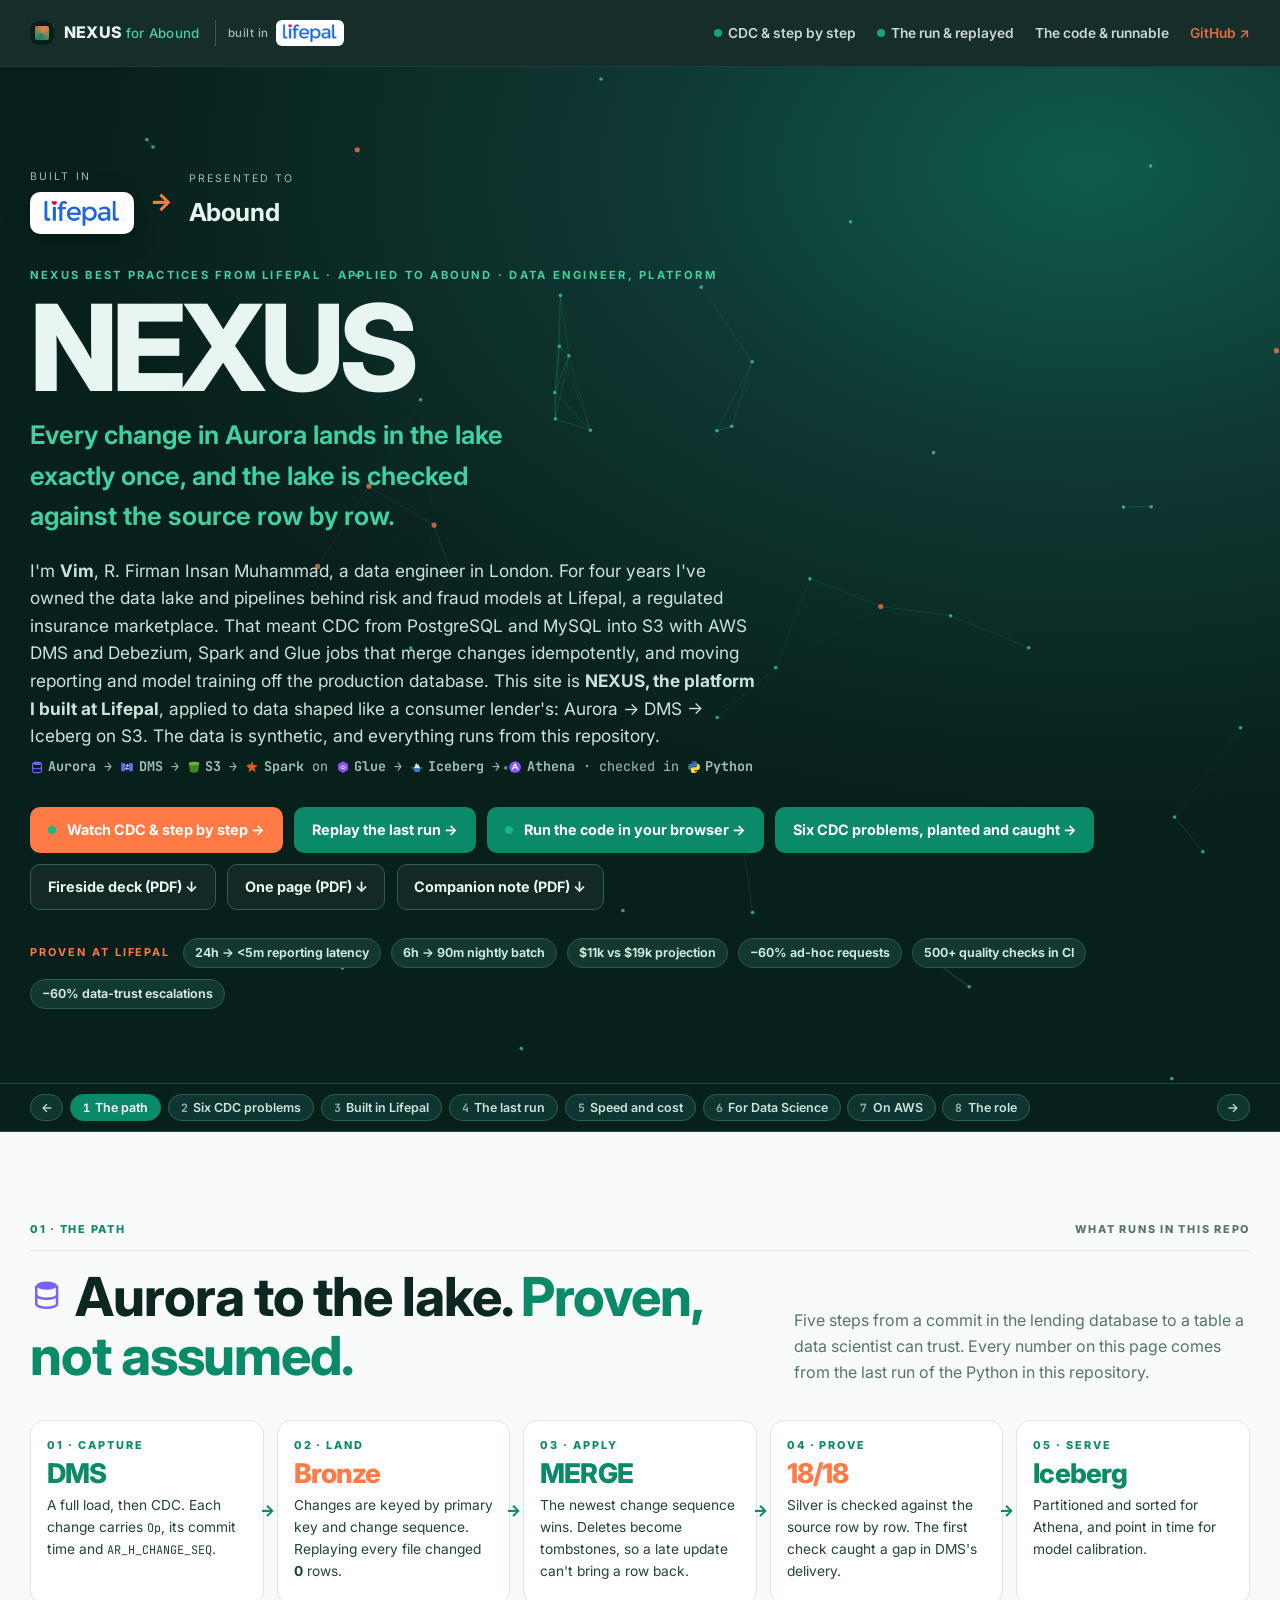
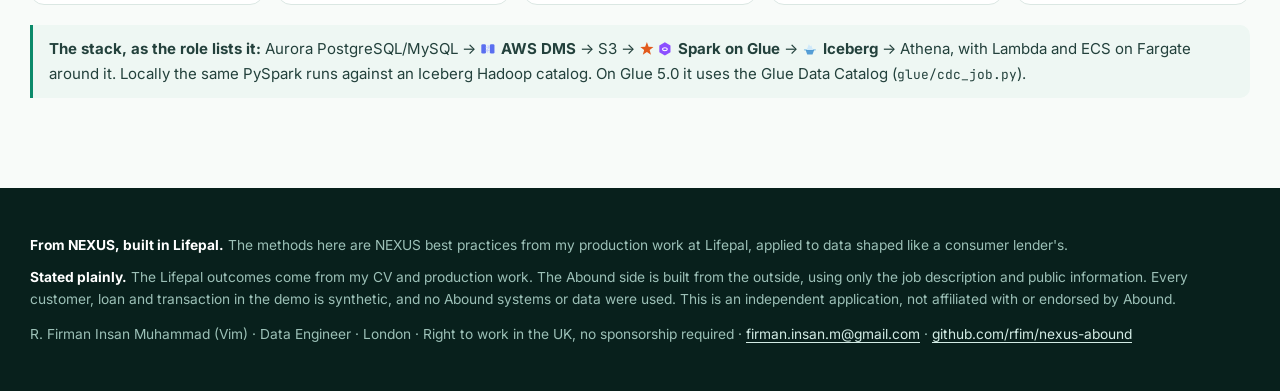
<file: index.html>
<!doctype html>
<html lang="en-GB">
<head>
<meta charset="utf-8">
<meta name="viewport" content="width=device-width, initial-scale=1">
<title>NEXUS for Abound · Vim</title>
<meta name="description" content="An independent Data Engineer portfolio by R. Firman Insan Muhammad (Vim): CDC from Aurora into an Iceberg data lake with DMS, Spark and Glue, reconciled to the source row by row, laid out for Athena cost, and ready for model calibration.">
<link rel="icon" href="assets/favicon.svg" type="image/svg+xml">
<link rel="preconnect" href="https://fonts.googleapis.com"><link rel="preconnect" href="https://fonts.gstatic.com" crossorigin>
<link href="https://fonts.googleapis.com/css2?family=Inter:wght@300;400;500;600;700;800&family=JetBrains+Mono:wght@400;600&display=swap" rel="stylesheet">
<link rel="stylesheet" href="assets/site.css?v=s1">
<link rel="stylesheet" href="assets/abound.css?v=a2">
</head>
<body>
<a class="skip" href="#main">Skip to content</a>
<header class="site-header"><div class="shell">
  <a class="brand" href="#top"><span class="brand-mark" aria-hidden="true"></span><span>NEXUS <small>for Abound</small></span><span class="built-in"><small>built in</small><span class="logo-chip"><img src="assets/lifepal.png" alt="Lifepal" width="56" height="20"></span></span></a>
  <nav aria-label="Primary">
    <a href="cdc.html" class="keep"><span class="live" aria-hidden="true"></span>CDC &amp; step by step</a>
    <a href="orchestrator.html" class="keep"><span class="live" aria-hidden="true"></span>The run &amp; replayed</a>
    <a href="run.html" class="keep">The code &amp; runnable</a>
    <a href="https://github.com/rfim/nexus-abound" class="nav-code keep">GitHub ↗</a>
  </nav>
</div></header>

<main id="main">
<section class="hero" id="top">
  <canvas id="hero-net" aria-hidden="true"></canvas>
  <div class="shell">
    <div class="built" aria-label="Built in Lifepal, presented to Abound">
      <div><small>Built in</small><span class="logo-tile"><img src="assets/lifepal.png" alt="Lifepal" width="120" height="43"></span></div>
      <i aria-hidden="true">→</i>
      <div><small>Presented to</small><b>Abound</b></div>
    </div>
    <p class="kicker" style="color:var(--violet2)">NEXUS best practices from Lifepal · applied to Abound · Data Engineer, Platform</p>
    <h1>NEXUS</h1>
    <p class="sub">Every change in Aurora lands in the lake exactly once, and the lake is checked against the source row by row.</p>
    <p class="lede">I'm <b>Vim</b>, R. Firman Insan Muhammad, a data engineer in London. For four years I've owned the data lake and pipelines behind risk and fraud models at Lifepal, a regulated insurance marketplace. That meant CDC from PostgreSQL and MySQL into S3 with AWS DMS and Debezium, Spark and Glue jobs that merge changes idempotently, and moving reporting and model training off the production database. This site is <b>NEXUS, the platform I built at Lifepal</b>, applied to data shaped like a consumer lender's: Aurora → DMS → Iceberg on S3. The data is synthetic, and everything runs from this repository.</p>
    <p class="mono" style="font-size:.84rem;color:#9cc0b7;margin:.2rem 0 1.2rem"><b>Aurora</b> → <b>DMS</b> → <b>S3</b> → <b>Spark</b> on <b>Glue</b> → <b>Iceberg</b> → <b>Athena</b> · checked in <b>Python</b></p>
    <div class="cta">
      <a class="button b-pink" href="cdc.html"><span class="live" aria-hidden="true"></span>Watch CDC &amp; step by step →</a>
      <a class="button b-primary" href="orchestrator.html">Replay the last run →</a>
      <a class="button b-primary" href="run.html"><span class="live" aria-hidden="true"></span>Run the code in your browser →</a>
      <a class="button b-primary" href="#problems">Six CDC problems, planted and caught →</a>
      <a class="button b-ghost" href="assets/Nexus_Abound_VIM.pdf">Fireside deck (PDF) ↓</a>
      <a class="button b-ghost" href="assets/VIM_Abound_one_page.pdf">One page (PDF) ↓</a>
      <a class="button b-ghost" href="assets/VIM_Abound_companion_note.pdf">Companion note (PDF) ↓</a>
    </div>
    <div class="proof"><b>PROVEN AT LIFEPAL</b>
      <span class="chip dark">24h → &lt;5m reporting latency</span><span class="chip dark">6h → 90m nightly batch</span>
      <span class="chip dark">$11k vs $19k projection</span><span class="chip dark">−60% ad-hoc requests</span>
      <span class="chip dark">500+ quality checks in CI</span><span class="chip dark">−60% data-trust escalations</span></div>
  </div>
</section>

<div class="strip-nav" id="strip-nav"><div class="shell" role="tablist" aria-label="NEXUS for Abound, section by section">
  <button class="arrow" data-step="prev" aria-label="Previous">←</button>
  <button data-go="0"><b>1</b>The path</button><button data-go="1"><b>2</b>Six CDC problems</button><button data-go="2"><b>3</b>Built in Lifepal</button>
  <button data-go="3"><b>4</b>The last run</button><button data-go="4"><b>5</b>Speed and cost</button><button data-go="5"><b>6</b>For Data Science</button>
  <button data-go="6"><b>7</b>On AWS</button><button data-go="7"><b>8</b>The role</button><span class="grow"></span><button class="arrow" data-step="next" aria-label="Next">→</button>
</div></div>
<div class="hstrip" id="strip">
<section class="section" id="path">
  <div class="shell">
    <div class="index"><span>01 · The path</span><span>what runs in this repo</span></div>
    <div class="head"><h2>Aurora to the lake. <em>Proven, not assumed.</em></h2>
      <p>Five steps from a commit in the lending database to a table a data scientist can trust. Every number on this page comes from the last run of the Python in this repository.</p></div>
    <div class="path">
      <div class="step"><div class="n">01 · CAPTURE</div><div class="big">DMS</div><p>A full load, then CDC. Each change carries <code>Op</code>, its commit time and <code>AR_H_CHANGE_SEQ</code>.</p></div>
      <div class="step"><div class="n">02 · LAND</div><div class="big">Bronze</div><p>Changes are keyed by primary key and change sequence. Replaying every file changed <b data-k="replay_new">–</b> rows.</p></div>
      <div class="step"><div class="n">03 · APPLY</div><div class="big">MERGE</div><p>The newest change sequence wins. Deletes become tombstones, so a late update can't bring a row back.</p></div>
      <div class="step"><div class="n">04 · PROVE</div><div class="big" data-k="checks">–/–</div><p>Silver is checked against the source row by row. The first check caught a gap in DMS's delivery.</p></div>
      <div class="step"><div class="n">05 · SERVE</div><div class="big">Iceberg</div><p>Partitioned and sorted for Athena, and point in time for model calibration.</p></div>
    </div>
    <div class="callout" style="margin-top:1.2rem"><b>The stack, as the role lists it:</b> Aurora PostgreSQL/MySQL → <b>AWS DMS</b> → S3 → <b>Spark on Glue</b> → <b>Iceberg</b> → Athena, with Lambda and ECS on Fargate around it. Locally the same PySpark runs against an Iceberg Hadoop catalog. On Glue 5.0 it uses the Glue Data Catalog (<code>glue/cdc_job.py</code>).</div>
  </div>
</section>

<section class="section dark" id="problems">
  <div class="shell">
    <div class="index"><span>02 · Six CDC problems</span><span>planted in the data, caught in the run</span></div>
    <div class="head"><h2>What DMS really delivers. <em>And what it takes.</em></h2>
      <p>The generator runs a small lender forward for a year and writes what DMS would put in S3. It plants the six problems I've met running CDC in production. Each one is tested.</p></div>
    <div class="grid g3" id="problem-cards"></div>
    <h3 style="margin:2rem 0 .8rem;color:#fff">One repayment, change by change</h3>
    <p style="max-width:70ch">A missed instalment is paid late in one transaction made of two statements, so both changes have the same commit timestamp. Ordering by <code>cdc_ts</code> would leave the payment amount to chance. <code>change_seq</code> orders them. The last row is the reload, which agrees.</p>
    <div id="story" style="margin-top:.8rem"></div>
    <div class="cta"><a class="button b-pink" href="cdc.html"><span class="live" aria-hidden="true"></span>Watch all six, step by step →</a></div>
  </div>
</section>

<section class="section alt" id="lifepal">
  <div class="shell">
    <div class="index"><span>03 · Built in Lifepal</span><span>regulated financial services</span></div>
    <div class="head"><h2>Different product. <em>Same plumbing.</em></h2>
      <p>Lifepal sold regulated insurance, and Abound lends. Both run on a transactional database that the business, its reports and its risk models all depend on, and that nobody should query for analytics.</p></div>
    <div class="grid g2">
      <div class="card top-v"><div class="kicker">Lifepal · insurance marketplace</div>
        <h3 style="margin:.4rem 0">Risk and fraud models off the production database</h3>
        <p>Policies, quotes and claims lived in PostgreSQL and MySQL. Reporting and model training read straight from the RDS database, and both were slow and stale.</p>
        <ul><li>CDC with DMS, and Kafka + Debezium, into an S3 lake</li><li>Spark and Glue merges, idempotent under replay</li><li>Reporting, ad-hoc analytics and training moved onto the lake</li><li>Point-in-time training sets, drift monitoring, recalibration</li></ul></div>
      <div class="card top-p"><div class="kicker" style="color:var(--pink)">Abound · consumer lending</div>
        <h3 style="margin:.4rem 0">Model calibration, analytics and reporting on the lake</h3>
        <p>As the role describes it, the first 6–12 months move production workloads into the data lake, and Platform becomes the bridge to Data Science.</p>
        <ul><li>CDC from Aurora with DMS, applied by Spark on Glue</li><li>Iceberg tables designed for fresher data and faster queries</li><li>Lower AWS cost without losing reliability</li><li>Governance: reconciliation, quality rules, erasure</li></ul></div>
    </div>
    <div class="grid g5" style="margin-top:1.2rem">
      <div class="card"><div class="big">99.7%</div><p>Reporting latency cut from 24 hours to under 5 minutes with CDC.</p></div>
      <div class="card"><div class="big p">75%</div><p>Nightly batch cut from 6 hours to 90 minutes by redesigning the table layout.</p></div>
      <div class="card"><div class="big">$11k</div><p>Monthly platform cost, against a $19k projection.</p></div>
      <div class="card"><div class="big p">−60%</div><p>Fewer ad-hoc requests once self-serve datasets were on the lake.</p></div>
      <div class="card"><div class="big">500+</div><p>Quality checks in CI. Data-trust escalations fell by 60%.</p></div>
    </div>
  </div>
</section>

<section class="section" id="run">
  <div class="shell">
    <div class="index"><span>04 · The last run</span><span>PySpark + Iceberg, synthetic data</span></div>
    <div class="head"><h2>What the run <em>actually did.</em></h2>
      <p>A lender with 520 customers and a year of history: a full load on 1 July, then three months of CDC delivered in six batches by arrival time, the way a scheduled Glue job sees S3. The figures are read from <code>assets/data/site.json</code>, which the run writes.</p></div>
    <div class="grid g4" id="run-tiles"></div>
    <div class="grid g2" style="margin-top:1rem">
      <div class="card"><h3>Batches by arrival</h3><div id="batches" style="margin-top:.5rem"></div></div>
      <div class="card"><h3>Checks: first pass → after the fix</h3><div id="checks" style="margin-top:.5rem"></div></div>
    </div>
    <div class="card incident" id="incident" style="margin-top:1rem"></div>
    <div class="card" style="margin-top:1rem"><h3>Task timeline</h3><div id="tasks" style="margin-top:.6rem"></div></div>
    <div class="cta"><a class="button b-primary" href="orchestrator.html"><span class="live" aria-hidden="true"></span>Replay the run with its log →</a></div>
  </div>
</section>

<section class="section dark" id="layout">
  <div class="shell">
    <div class="index"><span>05 · Speed, freshness and cost</span><span>bytes scanned is the Athena bill</span></div>
    <div class="head"><h2>Read only what you need. <em>Pay only for that.</em></h2>
      <p>Athena charges $5 per TB scanned, and Spark's time goes the same way. Here the same two queries are planned on three layouts of the Open Banking transactions, using Iceberg's own file statistics. All three layouts return the same rows.</p></div>
    <div class="grid g2" id="layout-queries"></div>
    <div class="grid g3" style="margin-top:1rem">
      <div class="card"><div class="kicker" style="color:var(--violet2)">Partition</div><h3><code>months(booked_at)</code></h3><p>A hidden partition transform: queries filter on <code>booked_at</code>, never on a partition column, and the spec can evolve without a rewrite.</p></div>
      <div class="card"><div class="kicker" style="color:var(--violet2)">Sort</div><h3><code>WRITE ORDERED BY customer_id, booked_at</code></h3><p>Each file covers a narrow range of customers, so min/max bounds prune files for the per-customer reads that Data Science runs.</p></div>
      <div class="card"><div class="kicker" style="color:var(--violet2)">Maintain</div><h3><code>rewrite_data_files</code> · <code>expire_snapshots</code></h3><p>Compaction undoes the small files that MERGE and streaming leave behind. Expiry keeps metadata and storage small, and makes erasure real.</p></div>
    </div>
    <p style="font-size:.85rem;margin-top:1rem">At this size, files are capped at 16 KB so that a month spans several sorted files, as it would at 128 MB in production. The ratios are what carry over, not the absolute bytes.</p>
  </div>
</section>

<section class="section alt" id="ds">
  <div class="shell">
    <div class="index"><span>06 · For Data Science</span><span>the bridge the role describes</span></div>
    <div class="head"><h2>Calibrate on the lake. <em>As of the decision.</em></h2>
      <p>Model calibration needs two things the production database can't give cheaply: what the score said at decision time, and what happened next. It also needs every feature as it was known then, not as it is today.</p></div>
    <div class="grid g2">
      <div class="card"><h3>Predicted against observed, by score band</h3><p style="font-size:.86rem">The share of loans that missed one of their first three instalments, per score band (<code>gold.ds_calibration_by_band</code>).</p><div id="calibration" style="margin-top:.6rem"></div></div>
      <div class="card"><h3>Point in time, or a leak</h3><p style="font-size:.86rem">Open Banking enrichment relabels some salary credits days after the fetch. A feature built from today's labels sees income the model never saw at decision time. The point-in-time version joins the change history (<code>silver.ob_transactions_history</code>) as of <code>decided_at</code>.</p><div id="pit" style="margin-top:.6rem"></div></div>
    </div>
    <div class="callout pink" style="margin-top:1rem"><b>At Lifepal</b> I built the feature pipelines behind the customer-risk and claims-fraud models (LightGBM, XGBoost): point-in-time training sets, training/serving parity, drift monitoring and recalibration. The tables here have the same shape: one row per decision, the score as stored, the outcome as observed.</div>
    <div class="grid g1" style="margin-top:1rem"><div class="card"><h3>Loan book at each month end, from the status history</h3><div id="loanbook" style="margin-top:.5rem"></div></div></div>
  </div>
</section>

<section class="section" id="aws">
  <div class="shell">
    <div class="index"><span>07 · On AWS</span><span>the same code, deployed</span></div>
    <div class="head"><h2>DMS, Glue, Iceberg. <em>As code.</em></h2>
      <p>The repository has everything needed to run this on AWS, written but not applied, since there's no AWS account behind a portfolio. Each file is short enough to read in an interview.</p></div>
    <div class="grid g3">
      <div class="card top-v"><div class="kicker">Capture</div><h3><code>infra/dms/</code></h3><p>S3 target settings: CSV with a header, <code>TimestampColumnName=cdc_ts</code>, Op on full load too, and the <code>AR_H_CHANGE_SEQ</code> header mapped to <code>change_seq</code> by a transformation rule.</p></div>
      <div class="card top-p"><div class="kicker" style="color:var(--pink)">Apply</div><h3><code>glue/cdc_job.py</code></h3><p>A Glue 5.0 job (Spark 3.5, Iceberg 1.7) that configures <code>glue_catalog</code> and runs the same bronze and silver functions, followed by the checks.</p></div>
      <div class="card top-v"><div class="kicker">Provision</div><h3><code>infra/terraform/</code></h3><p>The DMS endpoints and task, the S3 bucket, the Glue database and job, and the IAM roles, all with least-privilege policies.</p></div>
    </div>
    <h3 style="margin:1.6rem 0 .3rem">Around the pipeline: Lambda and ECS on Fargate</h3>
    <p style="color:var(--muted);max-width:72ch">At Lifepal I ran services on Lambda and ECS. Here is where they'd sit in this pipeline. This is the design; the repository's code is the Spark part.</p>
    <div class="grid g2" style="margin-top:.8rem">
      <div class="card top-p"><div class="kicker" style="color:var(--pink)">Event-driven · AWS Lambda</div><h3>Small, short jobs on events</h3>
        <ul><li>On S3 <code>ObjectCreated</code> from DMS: record the file and its arrival time, the file log bronze reads</li>
          <li>On a failed check: post the incident with its failing keys to on-call</li>
          <li>Every hour: compare change volume per table with its usual level, the alert that would have caught the 20 September gap</li></ul></div>
      <div class="card top-v"><div class="kicker">Containers · ECS on Fargate</div><h3>Longer jobs, with no servers to run</h3>
        <ul><li>The nightly reconciliation export from an Aurora read replica, so checks never load the writer</li>
          <li>Ad-hoc backfills and table reloads, run as one-off Fargate tasks from the same image</li>
          <li>A small internal API serving gold tables to Data Science tools, behind an ALB</li></ul></div>
    </div>
    <pre style="margin-top:1rem" id="dms-settings"></pre>
  </div>
</section>

<section class="section alt" id="role">
  <div class="shell">
    <div class="index"><span>08 · The role, line by line</span><span>where I've done it before</span></div>
    <div class="head"><h2>Platform first. <em>Data Science close by.</em></h2><p>Every row points to working code or a section of this page.</p></div>
    <div class="tablewrap"><table>
      <tr><th>The role asks for</th><th>What I've done (at Lifepal unless stated)</th><th>Here</th></tr>
      <tr><td class="k">Own the Data Lake and its ETL</td><td>Owned the S3 lake and its pipelines end to end: ingestion, merges, quality, cost.</td><td><a href="https://github.com/rfim/nexus-abound/tree/main/src/nexus"><code>src/nexus</code></a></td></tr>
      <tr><td class="k">CDC pipelines, ideally DMS</td><td>DMS, and Kafka + Debezium, from PostgreSQL and MySQL into S3, merged idempotently.</td><td><a href="#problems">Six CDC problems</a></td></tr>
      <tr><td class="k">Spark and Glue; RDS workloads into pipelines</td><td>Moved reporting, ad-hoc analytics and model training off the RDS database onto the lake.</td><td><a href="https://github.com/rfim/nexus-abound/blob/main/glue/cdc_job.py"><code>glue/cdc_job.py</code></a></td></tr>
      <tr><td class="k">Strong SQL on Aurora PostgreSQL / MySQL</td><td>Query tuning and indexing on transactional RDS; reconciliation SQL from lake to source.</td><td><a href="https://github.com/rfim/nexus-abound/blob/main/src/nexus/checks.py"><code>checks.py</code></a></td></tr>
      <tr><td class="k">Data structures and clustering</td><td>Partition pruning, Z-ordering, compaction, adaptive query execution: 6h → 90m.</td><td><a href="#layout">Speed and cost</a></td></tr>
      <tr><td class="k">Lower AWS cost, same reliability</td><td>The platform runs at about $11k a month against a $19k projection.</td><td><a href="#layout">Speed and cost</a></td></tr>
      <tr><td class="k">Bridge to Data Science</td><td>Feature pipelines for risk and fraud models: point in time, parity, drift, recalibration.</td><td><a href="#ds">For Data Science</a></td></tr>
      <tr><td class="k">Governance and standards</td><td>500+ checks in CI, PII masking, role-based access, lineage, blameless post-mortems.</td><td><a href="#run">The last run</a></td></tr>
      <tr><td class="k">ECS, Fargate and Lambda</td><td>Services on AWS Lambda and ECS, with infrastructure in Terraform. Fargate is ECS's serverless launch type, which is how I'd run the longer jobs here.</td><td><a href="#aws">On AWS</a></td></tr>
      <tr><td class="k">SOLID in practice</td><td>An ingestion framework: one responsibility per connector, common interfaces, configuration injected, PyTest in GitLab CI.</td><td><a href="https://github.com/rfim/nexus-abound/blob/main/contracts/sources.yml"><code>contracts/</code></a></td></tr>
      <tr><td class="k">Iceberg</td><td>Stated plainly: Delta Lake in production. This repository is my Iceberg work: hidden partitioning, sort orders, MERGE, compaction, snapshot expiry. The ideas map one to one.</td><td><a href="#layout">Speed and cost</a></td></tr>
    </table></div>
  </div>
</section>
</div>
</main>

<footer><div class="shell">
  <p><b style="color:#fff">From NEXUS, built in Lifepal.</b> The methods here are NEXUS best practices from my production work at Lifepal, applied to data shaped like a consumer lender's.</p>
  <p style="margin-top:.6rem"><b style="color:#fff">Stated plainly.</b> The Lifepal outcomes come from my CV and production work. The Abound side is built from the outside, using only the job description and public information. Every customer, loan and transaction in the demo is synthetic, and no Abound systems or data were used. This is an independent application, not affiliated with or endorsed by Abound.</p>
  <p style="margin-top:.8rem">R. Firman Insan Muhammad (Vim) · Data Engineer · London · Right to work in the UK, no sponsorship required · <a href="mailto:firman.insan.m@gmail.com">firman.insan.m@gmail.com</a> · <a href="https://github.com/rfim/nexus-abound">github.com/rfim/nexus-abound</a></p>
</div></footer>
<script src="assets/common.js?v=a2"></script>
<script src="assets/home.js?v=a2"></script>
<script src="assets/strip.js?v=a2"></script>
<script src="assets/icons.js?v=a2"></script>
</body></html>
</file>
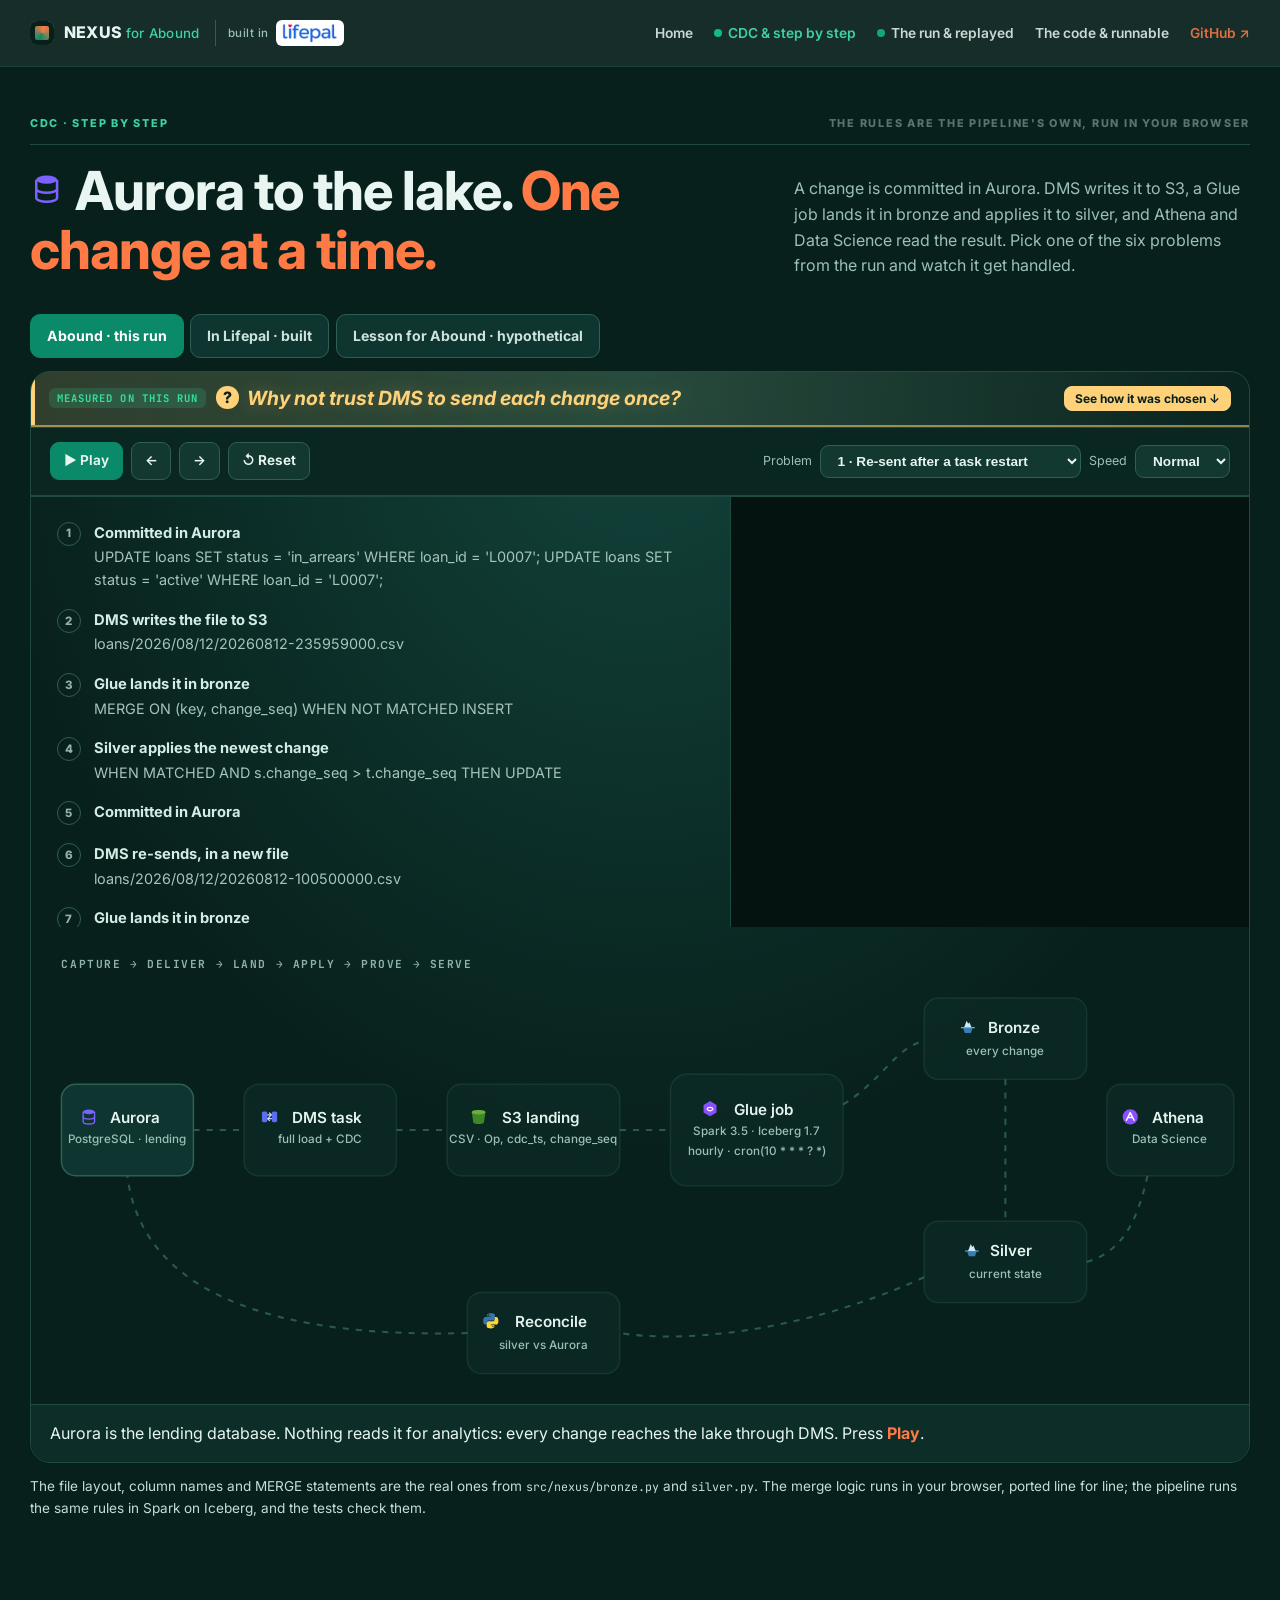
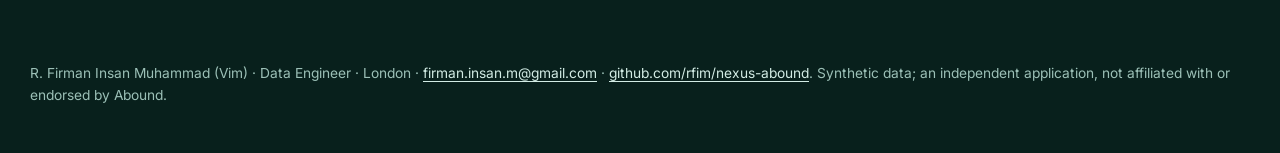
<file: cdc.html>
<!doctype html>
<html lang="en-GB">
<head>
<meta charset="utf-8">
<meta name="viewport" content="width=device-width, initial-scale=1">
<title>CDC &amp; step by step · NEXUS for Abound</title>
<meta name="description" content="Step through six CDC problems as changes move from Aurora through DMS into Iceberg bronze and silver, applied by the same rules as the pipeline.">
<link rel="icon" href="assets/favicon.svg" type="image/svg+xml">
<link rel="preconnect" href="https://fonts.googleapis.com"><link rel="preconnect" href="https://fonts.gstatic.com" crossorigin>
<link href="https://fonts.googleapis.com/css2?family=Inter:wght@300;400;500;600;700;800&family=JetBrains+Mono:wght@400;600&display=swap" rel="stylesheet">
<link rel="stylesheet" href="assets/site.css?v=s1">
<link rel="stylesheet" href="assets/abound.css?v=a2">
</head>
<body>
<a class="skip" href="#main">Skip to content</a>
<header class="site-header"><div class="shell">
  <a class="brand" href="index.html"><span class="brand-mark" aria-hidden="true"></span><span>NEXUS <small>for Abound</small></span><span class="built-in"><small>built in</small><span class="logo-chip"><img src="assets/lifepal.png" alt="Lifepal" width="56" height="20"></span></span></a>
  <nav aria-label="Primary">
    <a href="index.html" class="keep">Home</a>
    <a href="cdc.html" aria-current="page" class="keep"><span class="live" aria-hidden="true"></span>CDC &amp; step by step</a>
    <a href="orchestrator.html" class="keep"><span class="live" aria-hidden="true"></span>The run &amp; replayed</a>
    <a href="run.html" class="keep">The code &amp; runnable</a>
    <a href="https://github.com/rfim/nexus-abound" class="nav-code keep">GitHub ↗</a>
  </nav>
</div></header>
<main id="main">
<section class="section dark" style="padding-top:3rem">
  <div class="shell">
    <div class="index"><span>CDC · step by step</span><span>the rules are the pipeline's own, run in your browser</span></div>
    <div class="head"><h2>Aurora to the lake. <em>One change at a time.</em></h2>
      <p>A change is committed in Aurora. DMS writes it to S3, a Glue job lands it in bronze and applies it to silver, and Athena and Data Science read the result. Pick one of the six problems from the run and watch it get handled.</p></div>

    <div class="tabs" id="views" role="tablist" aria-label="Which version of the story">
      <button role="tab" aria-selected="true" data-view="abound">Abound · this run</button>
      <button role="tab" aria-selected="false" data-view="lifepal">In Lifepal · built</button>
      <button role="tab" aria-selected="false" data-view="lesson">Lesson for Abound · hypothetical</button>
    </div>
    <div class="stage" id="stage" data-view="abound">
      <div class="choice" id="choice" hidden aria-live="polite"></div>
      <div class="controls top">
        <button class="primary" id="play">▶ Play</button>
        <button id="prev" aria-label="Previous step">←</button>
        <button id="next" aria-label="Next step">→</button>
        <button id="reset">↺ Reset</button>
        <span class="grow"></span>
        <label for="scenario">Problem</label>
        <select id="scenario"></select>
        <label for="speed">Speed</label>
        <select id="speed"><option value="1.6">Slow</option><option value="1" selected>Normal</option><option value=".55">Fast</option></select>
      </div>
      <div class="stage-ui">
        <ol class="steps-list no-ti" id="steps"></ol>
        <div class="wirelog" id="wirelog" aria-label="SQL, files and merge results"></div>
      </div>
      <div class="svgwrap"><svg viewBox="0 0 1200 470" role="img" aria-labelledby="stage-title">
        <title id="stage-title">Aurora, the DMS task, the S3 landing, the Glue job, the bronze and silver Iceberg tables, Athena and the reconciliation, connected by wires that light up as changes travel.</title>
        <defs>
          <radialGradient id="pk" cx="50%" cy="50%" r="50%"><stop offset="0" stop-color="#fff"/><stop offset=".4" stop-color="#ff7a45"/><stop offset="1" stop-color="#ff7a45" stop-opacity="0"/></radialGradient>
          <radialGradient id="pv" cx="50%" cy="50%" r="50%"><stop offset="0" stop-color="#fff"/><stop offset=".4" stop-color="#3fd0a4"/><stop offset="1" stop-color="#3fd0a4" stop-opacity="0"/></radialGradient>
        </defs>
        <path id="w-ad" class="wire" d="M160 200 L210 200"/>
        <path id="w-ds" class="wire" d="M360 200 L410 200"/>
        <path id="w-sg" class="wire" d="M580 200 L630 200"/>
        <path id="w-gb" class="wire" d="M800 175 C 840 150, 850 120, 880 112"/>
        <path id="w-bs" class="wire" d="M960 150 L960 290"/>
        <path id="w-sa" class="wire" d="M1040 330 C 1075 320, 1090 290, 1100 245"/>
        <path id="w-sr" class="wire" d="M880 345 C 760 400, 640 410, 580 400"/>
        <path id="w-ra" class="wire" d="M430 400 C 260 405, 110 370, 95 245"/>

        <g class="node" id="n-aurora" transform="translate(30,155)"><rect width="130" height="90" rx="14"/>
          <use href="#ti-aurora" x="18" y="23" width="18" height="18"/><text x="72" y="38" text-anchor="middle">Aurora</text><text class="sm" x="65" y="58" text-anchor="middle">PostgreSQL · lending</text></g>
        <g class="node off" id="n-dms" transform="translate(210,155)"><rect width="150" height="90" rx="14"/>
          <use href="#ti-dms" x="16" y="23" width="18" height="18"/><text x="82" y="38" text-anchor="middle">DMS task</text><text class="sm" x="75" y="58" text-anchor="middle">full load + CDC</text></g>
        <g class="node off" id="n-s3" transform="translate(410,155)"><rect width="170" height="90" rx="14"/>
          <use href="#ti-s3" x="22" y="23" width="18" height="18"/><text x="92" y="38" text-anchor="middle">S3 landing</text><text class="sm" x="85" y="58" text-anchor="middle" id="s3-label">CSV · Op, cdc_ts, change_seq</text></g>
        <g class="node off" id="n-glue" transform="translate(630,145)"><rect width="170" height="110" rx="16"/>
          <use href="#ti-glue" x="30" y="25" width="18" height="18"/><text x="92" y="40" text-anchor="middle">Glue job</text><text class="sm" x="85" y="60" text-anchor="middle">Spark 3.5 · Iceberg 1.7</text>
          <text class="sm" x="85" y="80" text-anchor="middle">hourly · cron(10 * * * ? *)</text></g>
        <g class="node off" id="n-bronze" transform="translate(880,70)"><rect width="160" height="80" rx="14"/>
          <use href="#ti-iceberg" x="34" y="19" width="18" height="18"/><text x="88" y="34" text-anchor="middle">Bronze</text><text class="sm" x="80" y="56" text-anchor="middle" id="bronze-n">every change</text></g>
        <g class="node off" id="n-silver" transform="translate(880,290)"><rect width="160" height="80" rx="14"/>
          <use href="#ti-iceberg" x="38" y="19" width="18" height="18"/><text x="86" y="34" text-anchor="middle">Silver</text><text class="sm" x="80" y="56" text-anchor="middle" id="silver-n">current state</text></g>
        <g class="node off" id="n-ath" transform="translate(1060,155)"><rect width="125" height="90" rx="14"/>
          <use href="#ti-athena" x="14" y="23" width="18" height="18"/><text x="70" y="38" text-anchor="middle">Athena</text><text class="sm" x="62" y="58" text-anchor="middle">Data Science</text></g>
        <g class="node off" id="n-recon" transform="translate(430,360)"><rect width="150" height="80" rx="14"/>
          <use href="#ti-python" x="14" y="19" width="18" height="18"/><text x="82" y="34" text-anchor="middle">Reconcile</text><text class="sm" x="75" y="56" text-anchor="middle">silver vs Aurora</text></g>
        <text x="30" y="40" style="font:700 11px var(--mono);fill:#8fb3aa;letter-spacing:.14em">CAPTURE → DELIVER → LAND → APPLY → PROVE → SERVE</text>
        <circle id="packet" class="packet" r="11" fill="url(#pk)" cx="-50" cy="-50"/>
        <text id="x-mark" x="505" y="352" text-anchor="middle" font-size="54" font-weight="800" fill="#ff7a45" opacity="0">✕</text>
      </svg></div>
      <div class="caption" id="caption" aria-live="polite">Press <b>Play</b>.</div>
    </div>
    <p style="font-size:.85rem;margin-top:.8rem">The file layout, column names and MERGE statements are the real ones from <code>src/nexus/bronze.py</code> and <code>silver.py</code>. The merge logic runs in your browser, ported line for line; the pipeline runs the same rules in Spark on Iceberg, and the tests check them.</p>
  </div>
</section>
</main>
<footer><div class="shell">
  <p>R. Firman Insan Muhammad (Vim) · Data Engineer · London · <a href="mailto:firman.insan.m@gmail.com">firman.insan.m@gmail.com</a> · <a href="https://github.com/rfim/nexus-abound">github.com/rfim/nexus-abound</a>. Synthetic data; an independent application, not affiliated with or endorsed by Abound.</p>
</div></footer>
<script src="assets/common.js?v=a2"></script>
<script src="assets/choice.js?v=a2"></script>
<script src="assets/cdc.js?v=a2"></script>
<script src="assets/icons.js?v=a2"></script>
</body></html>
</file>
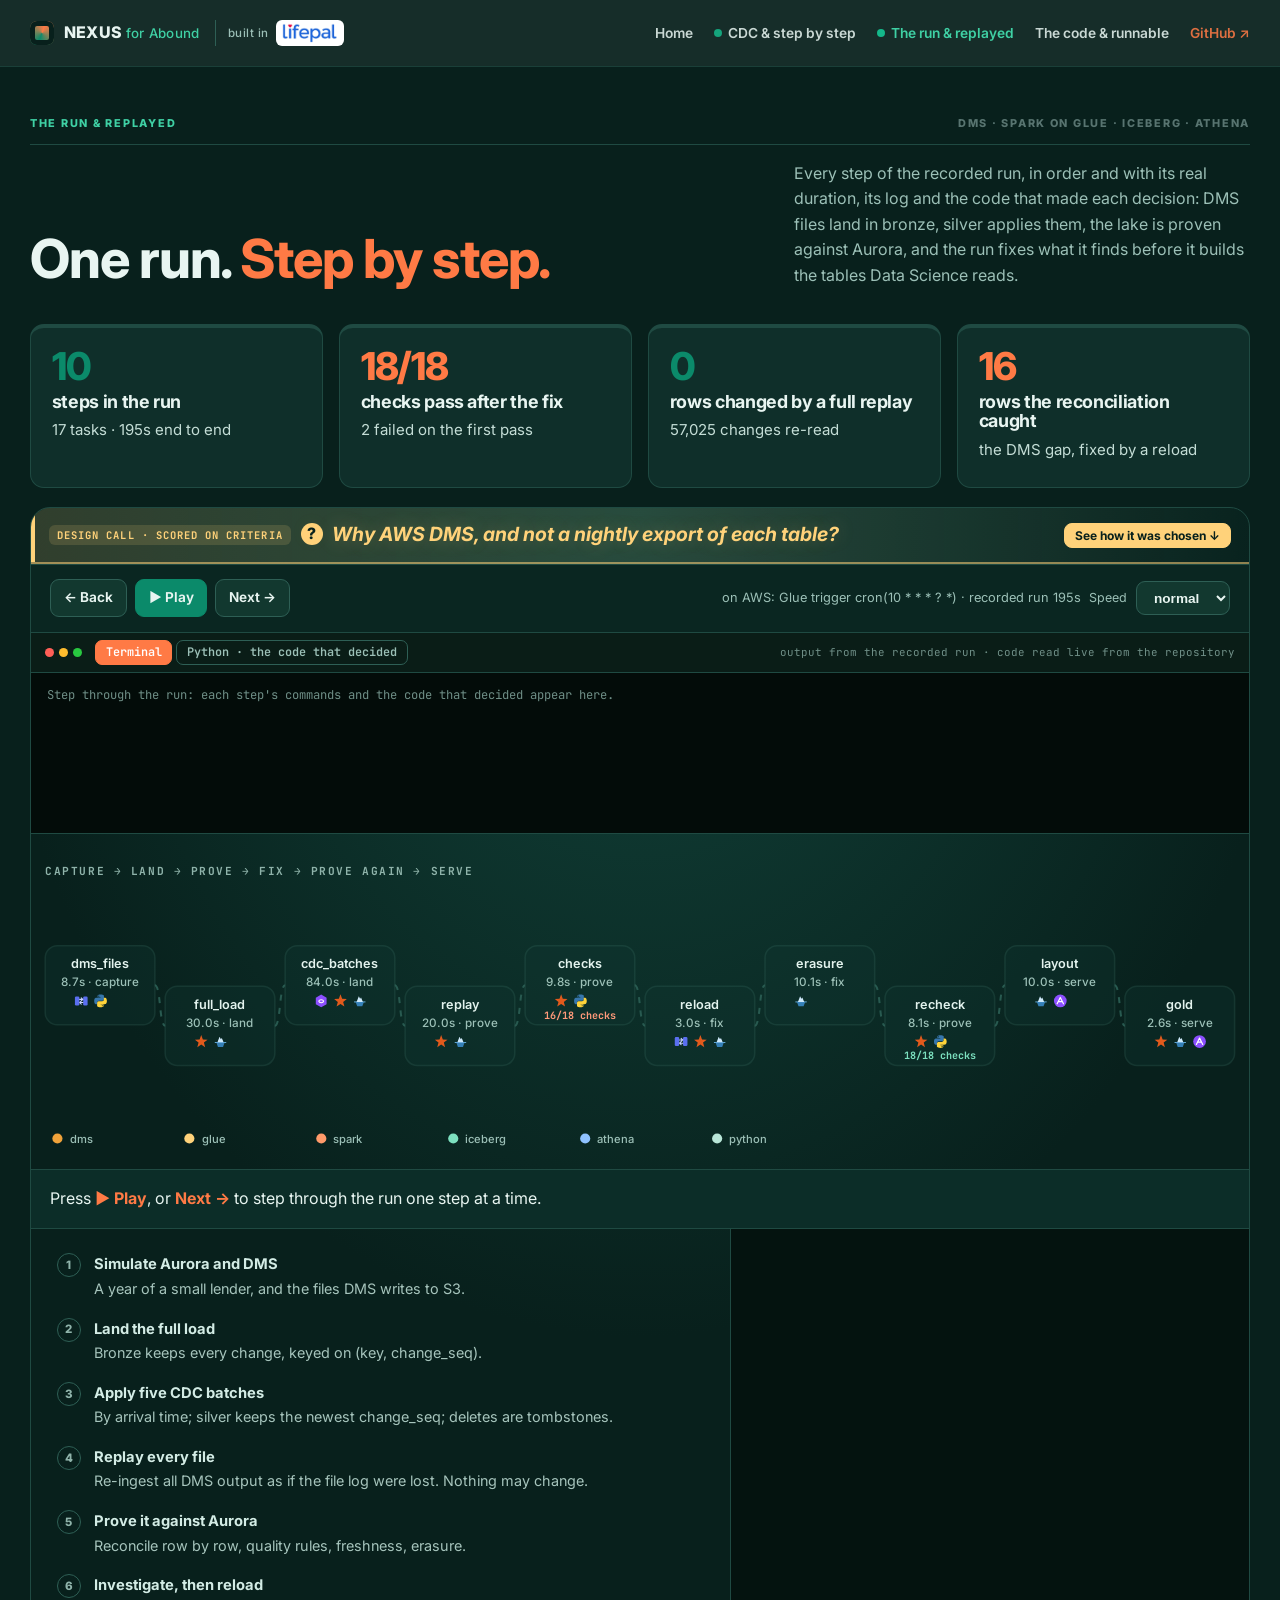
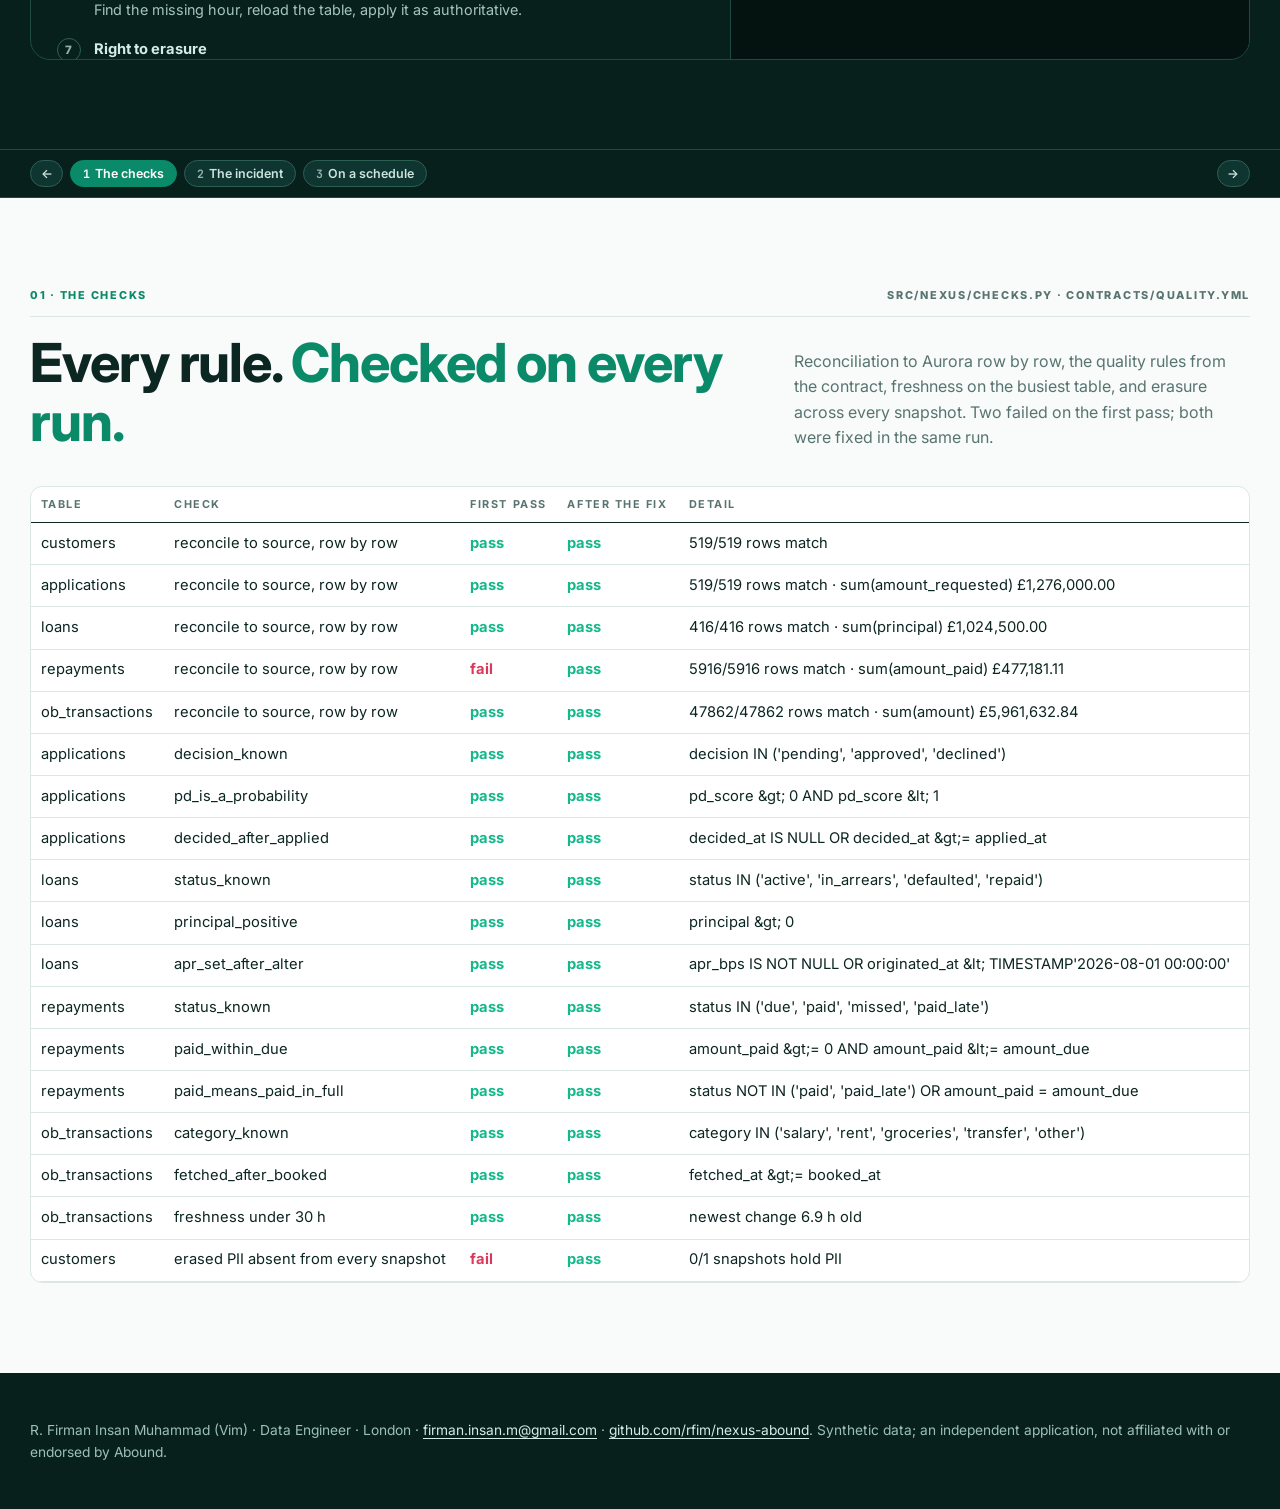
<file: orchestrator.html>
<!doctype html>
<html lang="en-GB">
<head>
<meta charset="utf-8">
<meta name="viewport" content="width=device-width, initial-scale=1">
<title>The run &amp; replayed · NEXUS for Abound</title>
<meta name="description" content="The last pipeline run, replayed task by task with its real timings and log: six DMS batches, the replay, the checks, the incident and reload, erasure, layout and gold.">
<link rel="icon" href="assets/favicon.svg" type="image/svg+xml">
<link rel="preconnect" href="https://fonts.googleapis.com"><link rel="preconnect" href="https://fonts.gstatic.com" crossorigin>
<link href="https://fonts.googleapis.com/css2?family=Inter:wght@300;400;500;600;700;800&family=JetBrains+Mono:wght@400;600&display=swap" rel="stylesheet">
<link rel="stylesheet" href="assets/site.css?v=s1">
<link rel="stylesheet" href="assets/abound.css?v=a2">
</head>
<body>
<a class="skip" href="#main">Skip to content</a>
<header class="site-header"><div class="shell">
  <a class="brand" href="index.html"><span class="brand-mark" aria-hidden="true"></span><span>NEXUS <small>for Abound</small></span><span class="built-in"><small>built in</small><span class="logo-chip"><img src="assets/lifepal.png" alt="Lifepal" width="56" height="20"></span></span></a>
  <nav aria-label="Primary">
    <a href="index.html" class="keep">Home</a>
    <a href="cdc.html" class="keep"><span class="live" aria-hidden="true"></span>CDC &amp; step by step</a>
    <a href="orchestrator.html" aria-current="page" class="keep"><span class="live" aria-hidden="true"></span>The run &amp; replayed</a>
    <a href="run.html" class="keep">The code &amp; runnable</a>
    <a href="https://github.com/rfim/nexus-abound" class="nav-code keep">GitHub ↗</a>
  </nav>
</div></header>
<main id="main">
<section class="section dark" style="padding-top:3rem">
  <div class="shell">
    <div class="index"><span>The run &amp; replayed</span><span>DMS · Spark on Glue · Iceberg · Athena</span></div>
    <div class="head"><h2>One run. <em>Step by step.</em></h2>
      <p>Every step of the recorded run, in order and with its real duration, its log and the code that made each decision: DMS files land in bronze, silver applies them, the lake is proven against Aurora, and the run fixes what it finds before it builds the tables Data Science reads.</p></div>
    <div class="grid g4" id="o-tiles"></div>
    <div class="stage" style="margin-top:1.2rem">
      <div class="choice" id="choice" hidden aria-live="polite"></div>
      <div class="controls top"><button id="prev">← Back</button><button class="primary" id="o-play">▶ Play</button><button id="next">Next →</button>
        <span class="grow"></span><span style="font-size:.8rem;color:#9cc0b7" id="o-sched"></span>
        <label>Speed <select id="speed"><option value="2600">calm</option><option value="1600" selected>normal</option><option value="800">fast</option></select></label></div>
      <div class="term-wrap"><div class="term-bar"><span class="window-dots"><i></i><i></i><i></i></span><div id="term-tabs">
          <button data-p="term" class="on">Terminal</button><button data-p="py">Python · the code that decided</button></div>
          <span class="term-note">output from the recorded run · code read live from the repository</span></div>
        <pre class="term" id="term-out"></pre></div>
      <div class="svgwrap"><svg id="dag" viewBox="0 0 1200 330" role="img" aria-label="The pipeline's steps, replaying the last run"></svg></div>
      <div class="caption" id="o-cap" aria-live="polite">Press <b>▶ Play</b>, or <b>Next →</b> to step through the run.</div>
      <div class="stage-ui">
        <ol class="steps-list no-ti" id="steps"></ol>
        <div class="wirelog" id="o-log" aria-live="polite" aria-label="What each step did"></div>
      </div>
    </div>
  </div>
</section>

<div class="strip-nav" id="strip-nav"><div class="shell" role="tablist" aria-label="The run, step by step">
  <button class="arrow" data-step="prev" aria-label="Previous">←</button>
  <button data-go="0"><b>1</b>The checks</button><button data-go="1"><b>2</b>The incident</button><button data-go="2"><b>3</b>On a schedule</button>
  <span class="grow"></span><button class="arrow" data-step="next" aria-label="Next">→</button>
</div></div>
<div class="hstrip" id="strip">
<section class="section">
  <div class="shell">
    <div class="index"><span>01 · The checks</span><span>src/nexus/checks.py · contracts/quality.yml</span></div>
    <div class="head"><h2>Every rule. <em>Checked on every run.</em></h2>
      <p>Reconciliation to Aurora row by row, the quality rules from the contract, freshness on the busiest table, and erasure across every snapshot. Two failed on the first pass; both were fixed in the same run.</p></div>
    <div id="o-checks"></div>
  </div>
</section>

<section class="section dark">
  <div class="shell">
    <div class="index"><span>02 · The incident</span><span>investigate → reload → recheck</span></div>
    <div class="head"><h2>A check failed. <em>The run investigates.</em></h2>
      <p>The investigation step looks where a person on call would: which rows differ, when the source changed them, and whether bronze has any change from that hour. Then it reloads the table and checks again.</p></div>
    <div class="grid g2">
      <div class="card light" id="inc-report"></div>
      <div><h3 style="color:#fff;margin-bottom:.6rem">The keys it found</h3><pre id="inc-keys" style="max-height:340px"></pre>
        <h3 style="color:#fff;margin:1.2rem 0 .6rem">The fix, in src/nexus/silver.py</h3>
<pre>MERGE INTO lake.silver.repayments t USING silver_batch s ON t.repayment_id = s.repayment_id
  WHEN MATCHED AND s.change_seq &gt; t.change_seq THEN UPDATE SET *
  WHEN NOT MATCHED THEN INSERT *
  WHEN NOT MATCHED BY SOURCE AND NOT t.is_deleted      <span class="c">-- a reload is authoritative</span>
    THEN UPDATE SET t.is_deleted = true</pre></div>
    </div>
  </div>
</section>

<section class="section alt">
  <div class="shell">
    <div class="index"><span>03 · On a schedule</span><span>infra/terraform/main.tf</span></div>
    <div class="head"><h2>The same steps. <em>On AWS.</em></h2>
      <p>On AWS the batches become an hourly Glue job, and the rarer steps become their own runs, chained by Step Functions.</p></div>
    <div class="grid g4">
      <div class="card top-v"><div class="kicker">Hourly · Glue trigger</div><h3><code>cron(10 * * * ? *)</code></h3><p>Land new DMS files to bronze, apply them to silver, and run the quality rules. A failing rule fails the job.</p></div>
      <div class="card top-p"><div class="kicker" style="color:var(--pink)">Nightly</div><h3>Reconcile, then gold</h3><p>Reconciliation against an Aurora read replica, then the history tables, the calibration set and the loan book.</p></div>
      <div class="card top-v"><div class="kicker">On failure</div><h3>Investigate → reload</h3><p>A Lambda posts the failing keys to on-call. The reload runs as a one-off Fargate task, then the checks run again.</p></div>
      <div class="card top-p"><div class="kicker" style="color:var(--pink)">Weekly</div><h3>Compact and expire</h3><p><code>rewrite_data_files</code>, <code>expire_snapshots</code> and <code>remove_orphan_files</code>, with erasure requests applied first.</p></div>
    </div>
  </div>
</section>
</div>
</main>
<footer><div class="shell">
  <p>R. Firman Insan Muhammad (Vim) · Data Engineer · London · <a href="mailto:firman.insan.m@gmail.com">firman.insan.m@gmail.com</a> · <a href="https://github.com/rfim/nexus-abound">github.com/rfim/nexus-abound</a>. Synthetic data; an independent application, not affiliated with or endorsed by Abound.</p>
</div></footer>
<script src="assets/common.js?v=a2"></script>
<script src="assets/choice.js?v=a2"></script>
<script src="assets/orchestrator.js?v=a2"></script>
<script src="assets/strip.js?v=a2"></script>
<script src="assets/icons.js?v=a2"></script>
</body></html>
</file>
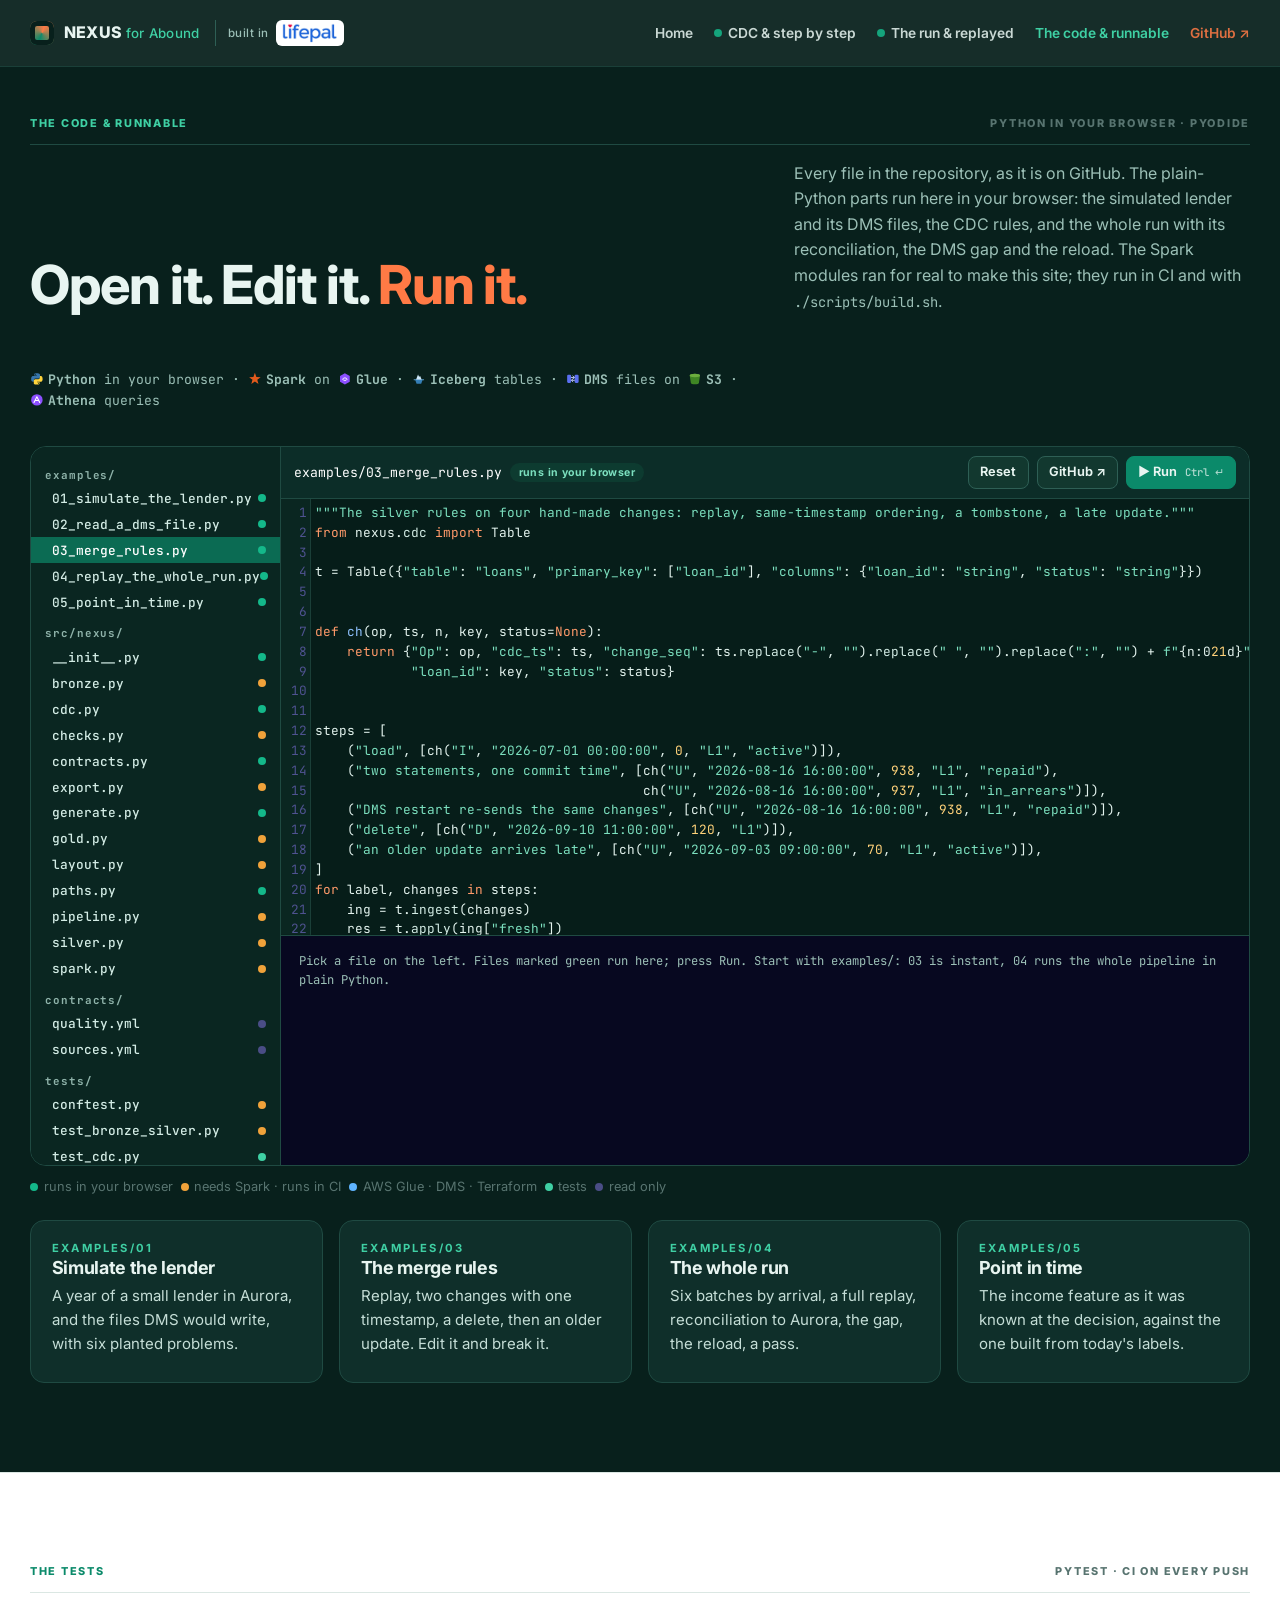
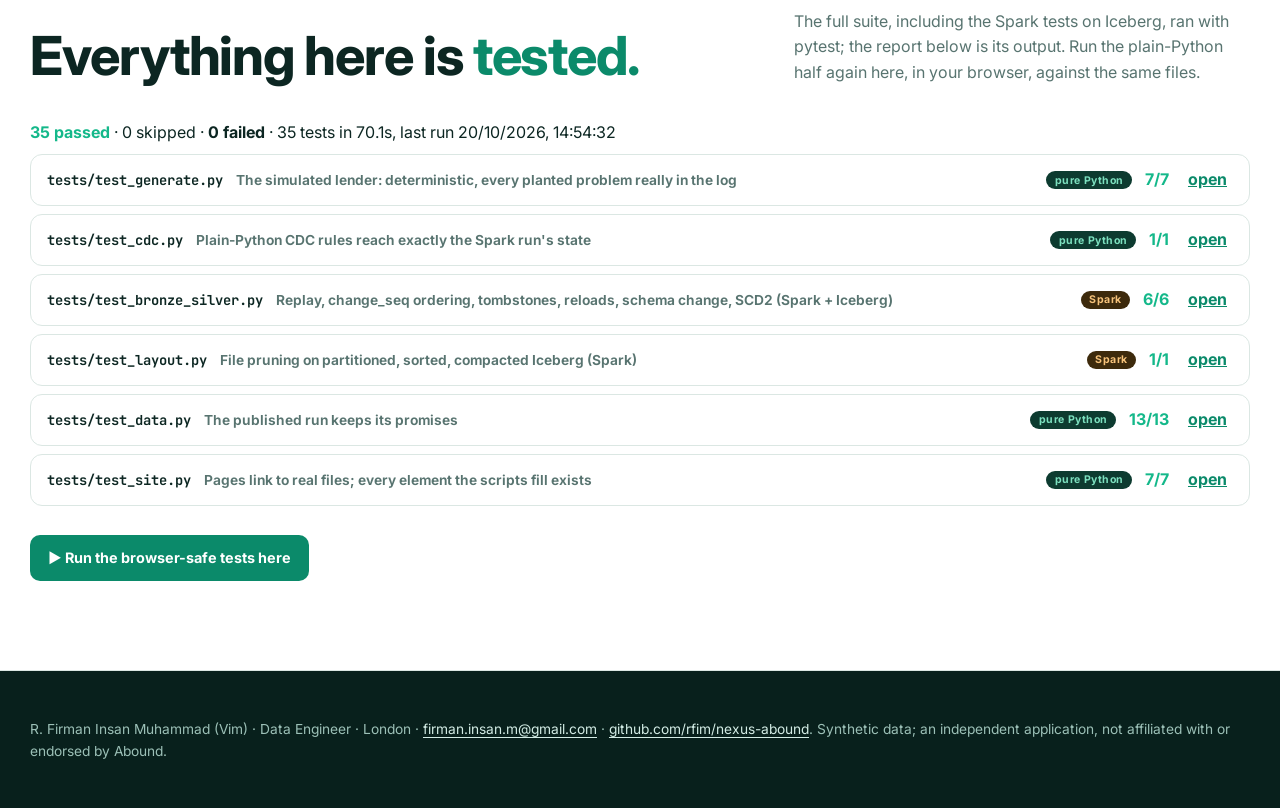
<file: run.html>
<!doctype html>
<html lang="en-GB">
<head>
<meta charset="utf-8">
<meta name="viewport" content="width=device-width, initial-scale=1">
<title>The code &amp; runnable · NEXUS for Abound</title>
<meta name="description" content="Every file of NEXUS for Abound in an editor: the plain-Python CDC rules, the simulated lender and the whole run with its reconciliation run in your browser; the Spark modules ran in CI.">
<link rel="icon" href="assets/favicon.svg" type="image/svg+xml">
<link rel="preconnect" href="https://fonts.googleapis.com"><link rel="preconnect" href="https://fonts.gstatic.com" crossorigin>
<link href="https://fonts.googleapis.com/css2?family=Inter:wght@300;400;500;600;700;800&family=JetBrains+Mono:wght@400;600&display=swap" rel="stylesheet">
<link rel="stylesheet" href="assets/vendor/codemirror/codemirror.css?v=a2">
<link rel="stylesheet" href="assets/site.css?v=s1">
<link rel="stylesheet" href="assets/abound.css?v=a2">
</head>
<body>
<a class="skip" href="#main">Skip to content</a>
<header class="site-header"><div class="shell">
  <a class="brand" href="index.html"><span class="brand-mark" aria-hidden="true"></span><span>NEXUS <small>for Abound</small></span><span class="built-in"><small>built in</small><span class="logo-chip"><img src="assets/lifepal.png" alt="Lifepal" width="56" height="20"></span></span></a>
  <nav aria-label="Primary">
    <a href="index.html" class="keep">Home</a>
    <a href="cdc.html" class="keep"><span class="live" aria-hidden="true"></span>CDC &amp; step by step</a>
    <a href="orchestrator.html" class="keep"><span class="live" aria-hidden="true"></span>The run &amp; replayed</a>
    <a href="run.html" aria-current="page" class="keep">The code &amp; runnable</a>
    <a href="https://github.com/rfim/nexus-abound" class="nav-code keep">GitHub ↗</a>
  </nav>
</div></header>
<main id="main">
<section class="section dark" id="code" style="padding-top:3rem">
  <div class="shell">
    <div class="index"><span>The code &amp; runnable</span><span>Python in your browser · Pyodide</span></div>
    <div class="head"><h2>Open it. Edit it. <em>Run it.</em></h2>
      <p>Every file in the repository, as it is on GitHub. The plain-Python parts run here in your browser: the simulated lender and its DMS files, the CDC rules, and the whole run with its reconciliation, the DMS gap and the reload. The Spark modules ran for real to make this site; they run in CI and with <code>./scripts/build.sh</code>.</p>
      <p class="mono" style="font-size:.82rem;color:#9cc0b7;margin-top:.4rem"><b>Python</b> in your browser · <b>Spark</b> on <b>Glue</b> · <b>Iceberg</b> tables · <b>DMS</b> files on <b>S3</b> · <b>Athena</b> queries</p></div>
    <div class="ide">
      <nav class="tree" id="tree" aria-label="Repository files"></nav>
      <div class="ide-main">
        <div class="ide-bar"><code id="fname"></code><span id="badge" class="badge"></span><span id="dirty" class="badge b-dirty" hidden>edited</span>
          <span class="grow"></span><button id="reset" class="ghost">Reset</button><a id="gh" class="ghost" href="#" target="_blank" rel="noopener">GitHub ↗</a>
          <button id="run" class="primary">▶ Run <kbd>Ctrl ↵</kbd></button></div>
        <div id="editor" class="editor"></div>
        <pre id="out" class="console" aria-live="polite"><span class="o-note">Pick a file on the left. Files marked green run here; press Run. Start with examples/: 03 is instant, 04 runs the whole pipeline in plain Python.</span></pre>
      </div>
    </div>
    <div class="legend"><span><i class="dot-browser"></i>runs in your browser</span><span><i class="dot-spark"></i>needs Spark · runs in CI</span><span><i class="dot-local"></i>AWS Glue · DMS · Terraform</span><span><i class="dot-tests"></i>tests</span><span><i class="dot-view"></i>read only</span></div>
    <div class="grid g4" style="margin-top:1.4rem">
      <div class="card"><div class="kicker" style="color:var(--violet2)">examples/01</div><h3>Simulate the lender</h3><p>A year of a small lender in Aurora, and the files DMS would write, with six planted problems.</p></div>
      <div class="card"><div class="kicker" style="color:var(--violet2)">examples/03</div><h3>The merge rules</h3><p>Replay, two changes with one timestamp, a delete, then an older update. Edit it and break it.</p></div>
      <div class="card"><div class="kicker" style="color:var(--violet2)">examples/04</div><h3>The whole run</h3><p>Six batches by arrival, a full replay, reconciliation to Aurora, the gap, the reload, a pass.</p></div>
      <div class="card"><div class="kicker" style="color:var(--violet2)">examples/05</div><h3>Point in time</h3><p>The income feature as it was known at the decision, against the one built from today's labels.</p></div>
    </div>
  </div>
</section>

<section class="section alt" id="tests">
  <div class="shell">
    <div class="index"><span>The tests</span><span>pytest · CI on every push</span></div>
    <div class="head"><h2>Everything here is <em>tested.</em></h2>
      <p>The full suite, including the Spark tests on Iceberg, ran with pytest; the report below is its output. Run the plain-Python half again here, in your browser, against the same files.</p></div>
    <p id="t-sum"></p>
    <div id="t-suites"></div>
    <div class="cta"><button id="t-run" class="button b-primary">▶ Run the browser-safe tests here</button></div>
    <div id="t-live"></div>
  </div>
</section>
</main>
<footer><div class="shell">
  <p>R. Firman Insan Muhammad (Vim) · Data Engineer · London · <a href="mailto:firman.insan.m@gmail.com">firman.insan.m@gmail.com</a> · <a href="https://github.com/rfim/nexus-abound">github.com/rfim/nexus-abound</a>. Synthetic data; an independent application, not affiliated with or endorsed by Abound.</p>
</div></footer>
<script src="assets/common.js?v=a2"></script>
<script src="assets/vendor/codemirror/codemirror.js?v=a2"></script>
<script src="assets/vendor/codemirror/mode/python.js?v=a2"></script>
<script src="assets/vendor/codemirror/mode/yaml.js?v=a2"></script>
<script src="assets/vendor/codemirror/mode/sql.js?v=a2"></script>
<script src="assets/vendor/codemirror/mode/javascript.js?v=a2"></script>
<script src="assets/vendor/js-yaml.min.js?v=a2"></script>
<script src="assets/vendor/pyodide/pyodide.js?v=a2"></script>
<script src="assets/code.js?v=a2"></script>
<script src="assets/icons.js?v=a2"></script>
</body></html>
</file>
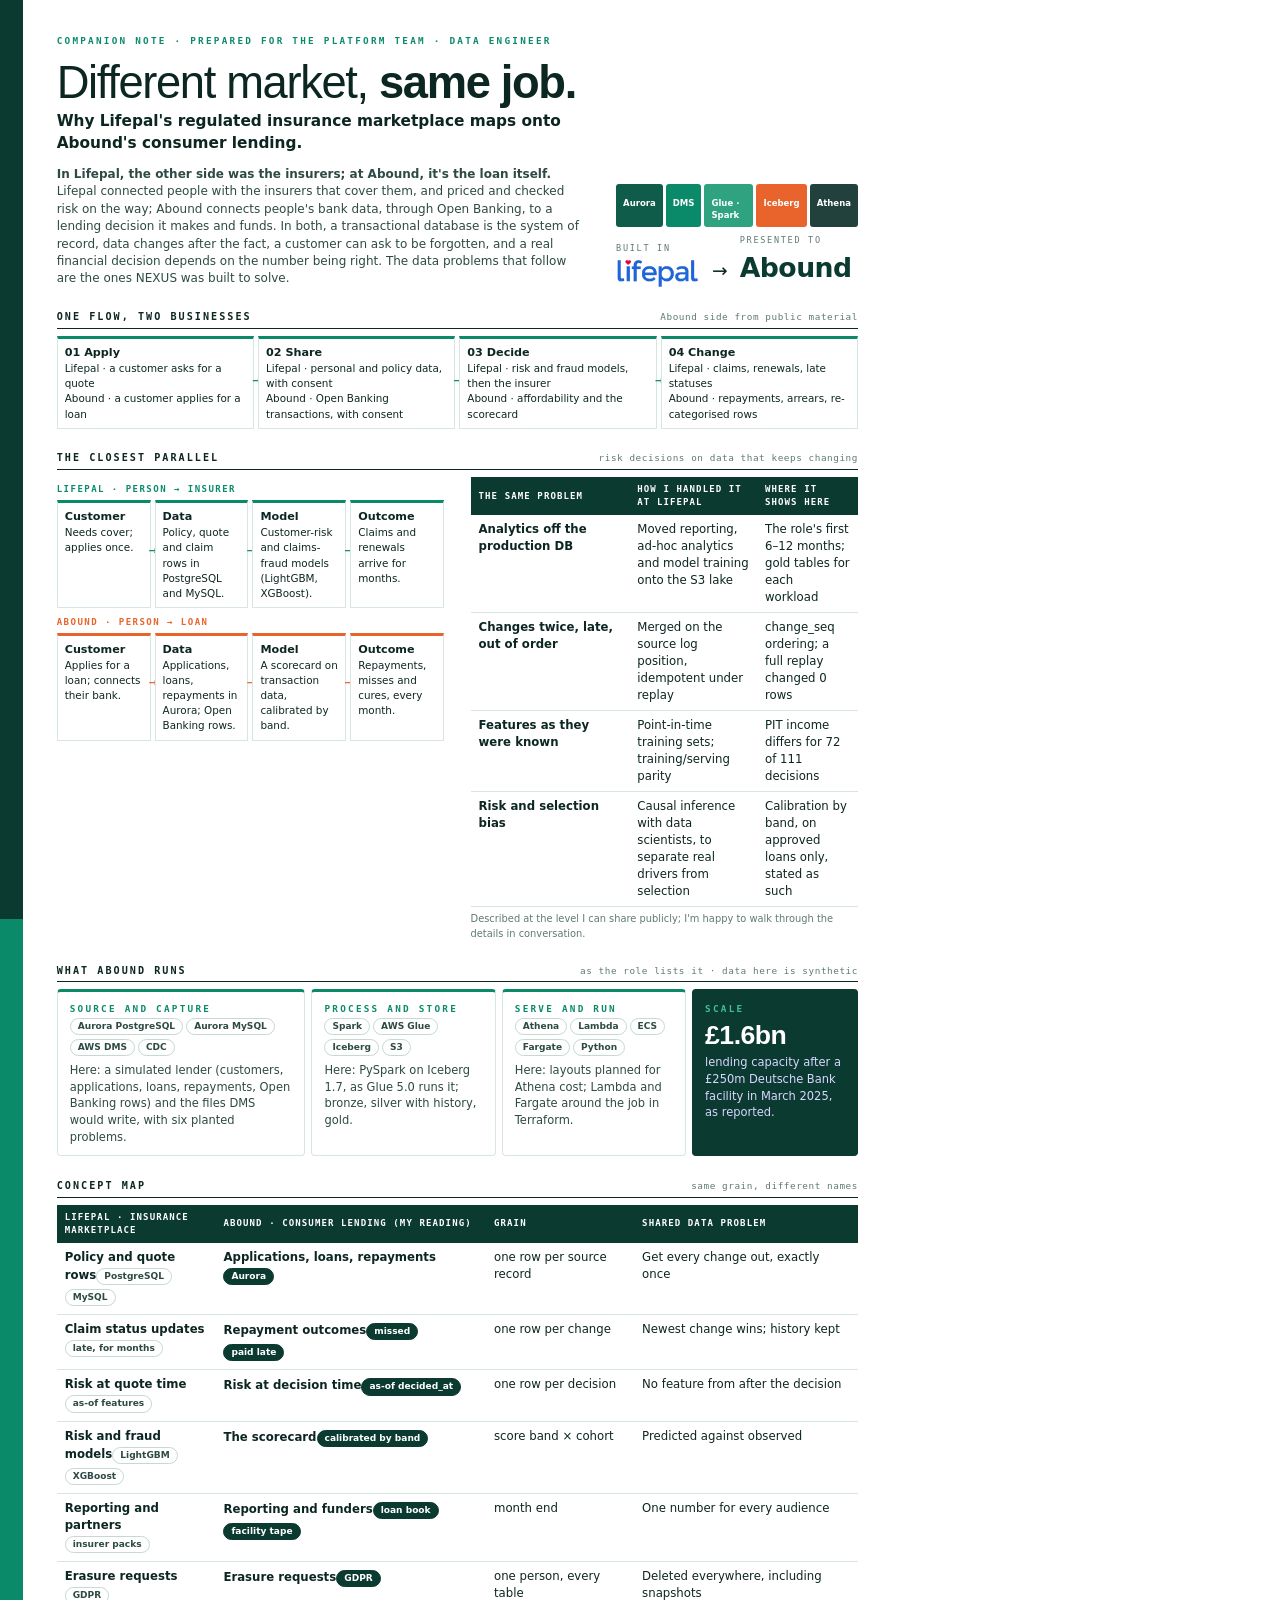
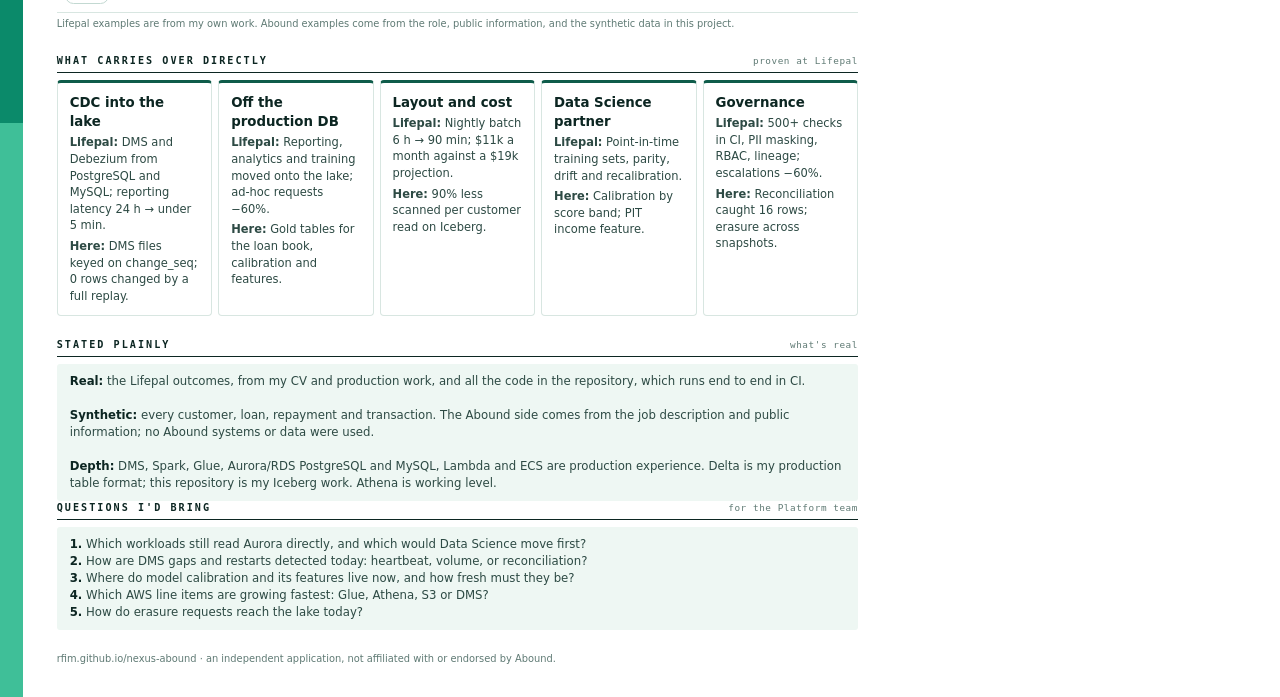
<file: docs/pdf-src/companion.html>
<!doctype html><html lang="en"><head><meta charset="utf-8"><title>Nexus for Abound · Companion note</title><link rel="stylesheet" href="style.css"><style>
@page{margin:0}
body{width:238mm;position:relative}
body::before{content:"";position:absolute;left:0;top:0;bottom:0;width:6mm;background:linear-gradient(180deg,var(--navy) 0 40%,var(--violet) 40% 75%,var(--violet2) 75% 100%)}
.page{padding:9mm 11mm 8mm 15mm}
.top{display:grid;grid-template-columns:1fr 64mm;gap:8mm;align-items:end}
.top h1{font-size:34pt;line-height:1.05;margin:3mm 0 1mm}
.top .tl{font-size:11.5pt;font-weight:800}
.top p{font-size:9pt;color:var(--ink2);margin-top:3mm}
.sec{margin-top:6mm}
.map td{font-size:8pt}
.map td:first-child,.map td:nth-child(2){width:46mm}
.b2bt td{width:auto!important}.b2bt td:first-child{width:26mm!important}
.map td b{display:block;font-size:8.4pt;margin-bottom:2px}
.carry{display:grid;grid-template-columns:repeat(5,1fr);gap:6px}
.b2b{display:grid;grid-template-columns:1fr 1fr;gap:7mm}
.lane{display:grid;grid-template-columns:repeat(4,1fr);gap:4px;margin-top:4px}
.lane div{border:1px solid var(--line);border-top:3px solid var(--violet);padding:6px 7px;font-size:7.8pt;background:#fff;position:relative}
.lane div:not(:last-child)::after{content:"→";position:absolute;right:-8px;top:38%;color:var(--violet);font-weight:800}
.lane div b{display:block;font-size:8.4pt}
.lane.codat div{border-top-color:var(--pink)}
.lane.codat div:not(:last-child)::after{color:var(--pink)}
.who{font-family:var(--mono);font-size:6.8pt;letter-spacing:.16em;text-transform:uppercase;font-weight:700;margin-top:6px}
.ints{display:grid;grid-template-columns:1.35fr 1fr 1fr .9fr;gap:6px}
.ints .card{border-top-color:var(--violet)}
.ints .card:nth-child(4){background:var(--navy);color:#fff;border-color:var(--navy)}
.ints .card:nth-child(4) p{color:#d9d6ff}
</style></head><body><div class="page">
<div class="kicker">Companion note · prepared for the Platform team · Data Engineer</div>
<div class="top"><div><h1>Different market, <b>same job.</b></h1>
  <div class="tl">Why Lifepal's regulated insurance marketplace maps onto Abound's consumer lending.</div>
  <p><b>In Lifepal, the other side was the insurers; at Abound, it's the loan itself.</b> Lifepal connected people with the insurers that cover them, and priced and checked risk on the way; Abound connects people's bank data, through Open Banking, to a lending decision it makes and funds. In both, a transactional database is the system of record, data changes after the fact, a customer can ask to be forgotten, and a real financial decision depends on the number being right. The data problems that follow are the ones NEXUS was built to solve.</p></div>
  <div><div class="tiles"><span>Aurora</span><span>DMS</span><span>Glue · Spark</span><span>Iceberg</span><span>Athena</span></div><div class="built"><div><div class="k2">BUILT IN</div><span class="lp"><img src="lifepal.png" alt="Lifepal" style="height:30px"></span></div><span class="arrow">→</span><div><div class="k2">PRESENTED TO</div><span class="codat">Abound</span></div></div></div></div>

<div class="sec"><div class="sh"><b>One flow, two businesses</b><i>Abound side from public material</i></div>
<div class="lane "><div><b>01 Apply</b>Lifepal · a customer asks for a quote<br>Abound · a customer applies for a loan</div><div><b>02 Share</b>Lifepal · personal and policy data, with consent<br>Abound · Open Banking transactions, with consent</div><div><b>03 Decide</b>Lifepal · risk and fraud models, then the insurer<br>Abound · affordability and the scorecard</div><div><b>04 Change</b>Lifepal · claims, renewals, late statuses<br>Abound · repayments, arrears, re-categorised rows</div></div>
</div>

<div class="sec"><div class="sh"><b>The closest parallel</b><i>risk decisions on data that keeps changing</i></div>
<div class="b2b"><div>
  <div class="who" style="color:var(--violet)">Lifepal · person → insurer</div>
  <div class="lane "><div><b>Customer</b>Needs cover; applies once.</div><div><b>Data</b>Policy, quote and claim rows in PostgreSQL and MySQL.</div><div><b>Model</b>Customer-risk and claims-fraud models (LightGBM, XGBoost).</div><div><b>Outcome</b>Claims and renewals arrive for months.</div></div>
  <div class="who" style="color:var(--pink);margin-top:8px">Abound · person → loan</div>
  <div class="lane codat"><div><b>Customer</b>Applies for a loan; connects their bank.</div><div><b>Data</b>Applications, loans, repayments in Aurora; Open Banking rows.</div><div><b>Model</b>A scorecard on transaction data, calibrated by band.</div><div><b>Outcome</b>Repayments, misses and cures, every month.</div></div>
</div><div><table><tr><th>The same problem</th><th>How I handled it at Lifepal</th><th>Where it shows here</th></tr><tr><td class="k"><b>Analytics off the production DB</b></td><td class="">Moved reporting, ad-hoc analytics and model training onto the S3 lake</td><td class="">The role's first 6–12 months; gold tables for each workload</td></tr><tr><td class="k"><b>Changes twice, late, out of order</b></td><td class="">Merged on the source log position, idempotent under replay</td><td class="">change_seq ordering; a full replay changed 0 rows</td></tr><tr><td class="k"><b>Features as they were known</b></td><td class="">Point-in-time training sets; training/serving parity</td><td class="">PIT income differs for 72 of 111 decisions</td></tr><tr><td class="k"><b>Risk and selection bias</b></td><td class="">Causal inference with data scientists, to separate real drivers from selection</td><td class="">Calibration by band, on approved loans only, stated as such</td></tr></table>
  <p class="src" style="margin-top:5px">Described at the level I can share publicly; I'm happy to walk through the details in conversation.</p></div></div></div>

<div class="sec"><div class="sh"><b>What Abound runs</b><i>as the role lists it · data here is synthetic</i></div>
<div class="ints">
  <div class="card"><div class="kicker">Source and capture</div><p><span class="chip">Aurora PostgreSQL</span><span class="chip">Aurora MySQL</span><span class="chip">AWS DMS</span><span class="chip">CDC</span></p><p style="margin-top:4px">Here: a simulated lender (customers, applications, loans, repayments, Open Banking rows) and the files DMS would write, with six planted problems.</p></div>
  <div class="card"><div class="kicker">Process and store</div><p><span class="chip">Spark</span><span class="chip">AWS Glue</span><span class="chip">Iceberg</span><span class="chip">S3</span></p><p style="margin-top:4px">Here: PySpark on Iceberg 1.7, as Glue 5.0 runs it; bronze, silver with history, gold.</p></div>
  <div class="card"><div class="kicker">Serve and run</div><p><span class="chip">Athena</span><span class="chip">Lambda</span><span class="chip">ECS</span><span class="chip">Fargate</span><span class="chip">Python</span></p><p style="margin-top:4px">Here: layouts planned for Athena cost; Lambda and Fargate around the job in Terraform.</p></div>
  <div class="card"><div class="kicker" style="color:var(--violet2)">Scale</div><div class="big" style="color:#fff;font-size:20pt">£1.6bn</div><p>lending capacity after a £250m Deutsche Bank facility in March 2025, as reported.</p></div>
</div></div>

<div class="sec"><div class="sh"><b>Concept map</b><i>same grain, different names</i></div><table><tr><th>Lifepal · insurance marketplace</th><th>Abound · consumer lending (my reading)</th><th>Grain</th><th>Shared data problem</th></tr><tr><td class="k"><b>Policy and quote rows</b><span class="chip">PostgreSQL</span><span class="chip">MySQL</span></td><td class=""><b>Applications, loans, repayments</b><span class="chip dark">Aurora</span></td><td class=""><span class="g">one row per source record</span></td><td class="">Get every change out, exactly once</td></tr><tr><td class="k"><b>Claim status updates</b><span class="chip">late, for months</span></td><td class=""><b>Repayment outcomes</b><span class="chip dark">missed</span><span class="chip dark">paid late</span></td><td class=""><span class="g">one row per change</span></td><td class="">Newest change wins; history kept</td></tr><tr><td class="k"><b>Risk at quote time</b><span class="chip">as-of features</span></td><td class=""><b>Risk at decision time</b><span class="chip dark">as-of decided_at</span></td><td class=""><span class="g">one row per decision</span></td><td class="">No feature from after the decision</td></tr><tr><td class="k"><b>Risk and fraud models</b><span class="chip">LightGBM</span><span class="chip">XGBoost</span></td><td class=""><b>The scorecard</b><span class="chip dark">calibrated by band</span></td><td class=""><span class="g">score band × cohort</span></td><td class="">Predicted against observed</td></tr><tr><td class="k"><b>Reporting and partners</b><span class="chip">insurer packs</span></td><td class=""><b>Reporting and funders</b><span class="chip dark">loan book</span><span class="chip dark">facility tape</span></td><td class=""><span class="g">month end</span></td><td class="">One number for every audience</td></tr><tr><td class="k"><b>Erasure requests</b><span class="chip">GDPR</span></td><td class=""><b>Erasure requests</b><span class="chip dark">GDPR</span></td><td class=""><span class="g">one person, every table</span></td><td class="">Deleted everywhere, including snapshots</td></tr></table>
<p class="src">Lifepal examples are from my own work. Abound examples come from the role, public information, and the synthetic data in this project.</p></div>

<div class="sec"><div class="sh"><b>What carries over directly</b><i>proven at Lifepal</i></div><div class="carry"><div class="card"><h3>CDC into the lake</h3><p><b>Lifepal:</b> DMS and Debezium from PostgreSQL and MySQL; reporting latency 24 h → under 5 min.</p><p style="margin-top:4px"><b>Here:</b> DMS files keyed on change_seq; 0 rows changed by a full replay.</p></div><div class="card"><h3>Off the production DB</h3><p><b>Lifepal:</b> Reporting, analytics and training moved onto the lake; ad-hoc requests −60%.</p><p style="margin-top:4px"><b>Here:</b> Gold tables for the loan book, calibration and features.</p></div><div class="card"><h3>Layout and cost</h3><p><b>Lifepal:</b> Nightly batch 6 h → 90 min; $11k a month against a $19k projection.</p><p style="margin-top:4px"><b>Here:</b> 90% less scanned per customer read on Iceberg.</p></div><div class="card"><h3>Data Science partner</h3><p><b>Lifepal:</b> Point-in-time training sets, parity, drift and recalibration.</p><p style="margin-top:4px"><b>Here:</b> Calibration by score band; PIT income feature.</p></div><div class="card"><h3>Governance</h3><p><b>Lifepal:</b> 500+ checks in CI, PII masking, RBAC, lineage; escalations −60%.</p><p style="margin-top:4px"><b>Here:</b> Reconciliation caught 16 rows; erasure across snapshots.</p></div></div></div>

<div class="sec cols"><div><div class="sh"><b>Stated plainly</b><i>what's real</i></div>
<div class="plain"><b>Real:</b> the Lifepal outcomes, from my CV and production work, and all the code in the repository, which runs end to end in CI.<br><br>
<b>Synthetic:</b> every customer, loan, repayment and transaction. The Abound side comes from the job description and public information; no Abound systems or data were used.<br><br>
<b>Depth:</b> DMS, Spark, Glue, Aurora/RDS PostgreSQL and MySQL, Lambda and ECS are production experience. Delta is my production table format; this repository is my Iceberg work. Athena is working level.</div></div>
<div><div class="sh"><b>Questions I'd bring</b><i>for the Platform team</i></div><div class="plain"><b>1.</b> Which workloads still read Aurora directly, and which would Data Science move first?<br><b>2.</b> How are DMS gaps and restarts detected today: heartbeat, volume, or reconciliation?<br><b>3.</b> Where do model calibration and its features live now, and how fresh must they be?<br><b>4.</b> Which AWS line items are growing fastest: Glue, Athena, S3 or DMS?<br><b>5.</b> How do erasure requests reach the lake today?</div></div></div>
<p class="src" style="margin-top:6mm">rfim.github.io/nexus-abound · an independent application, not affiliated with or endorsed by Abound.</p>
</div></body></html>
</file>
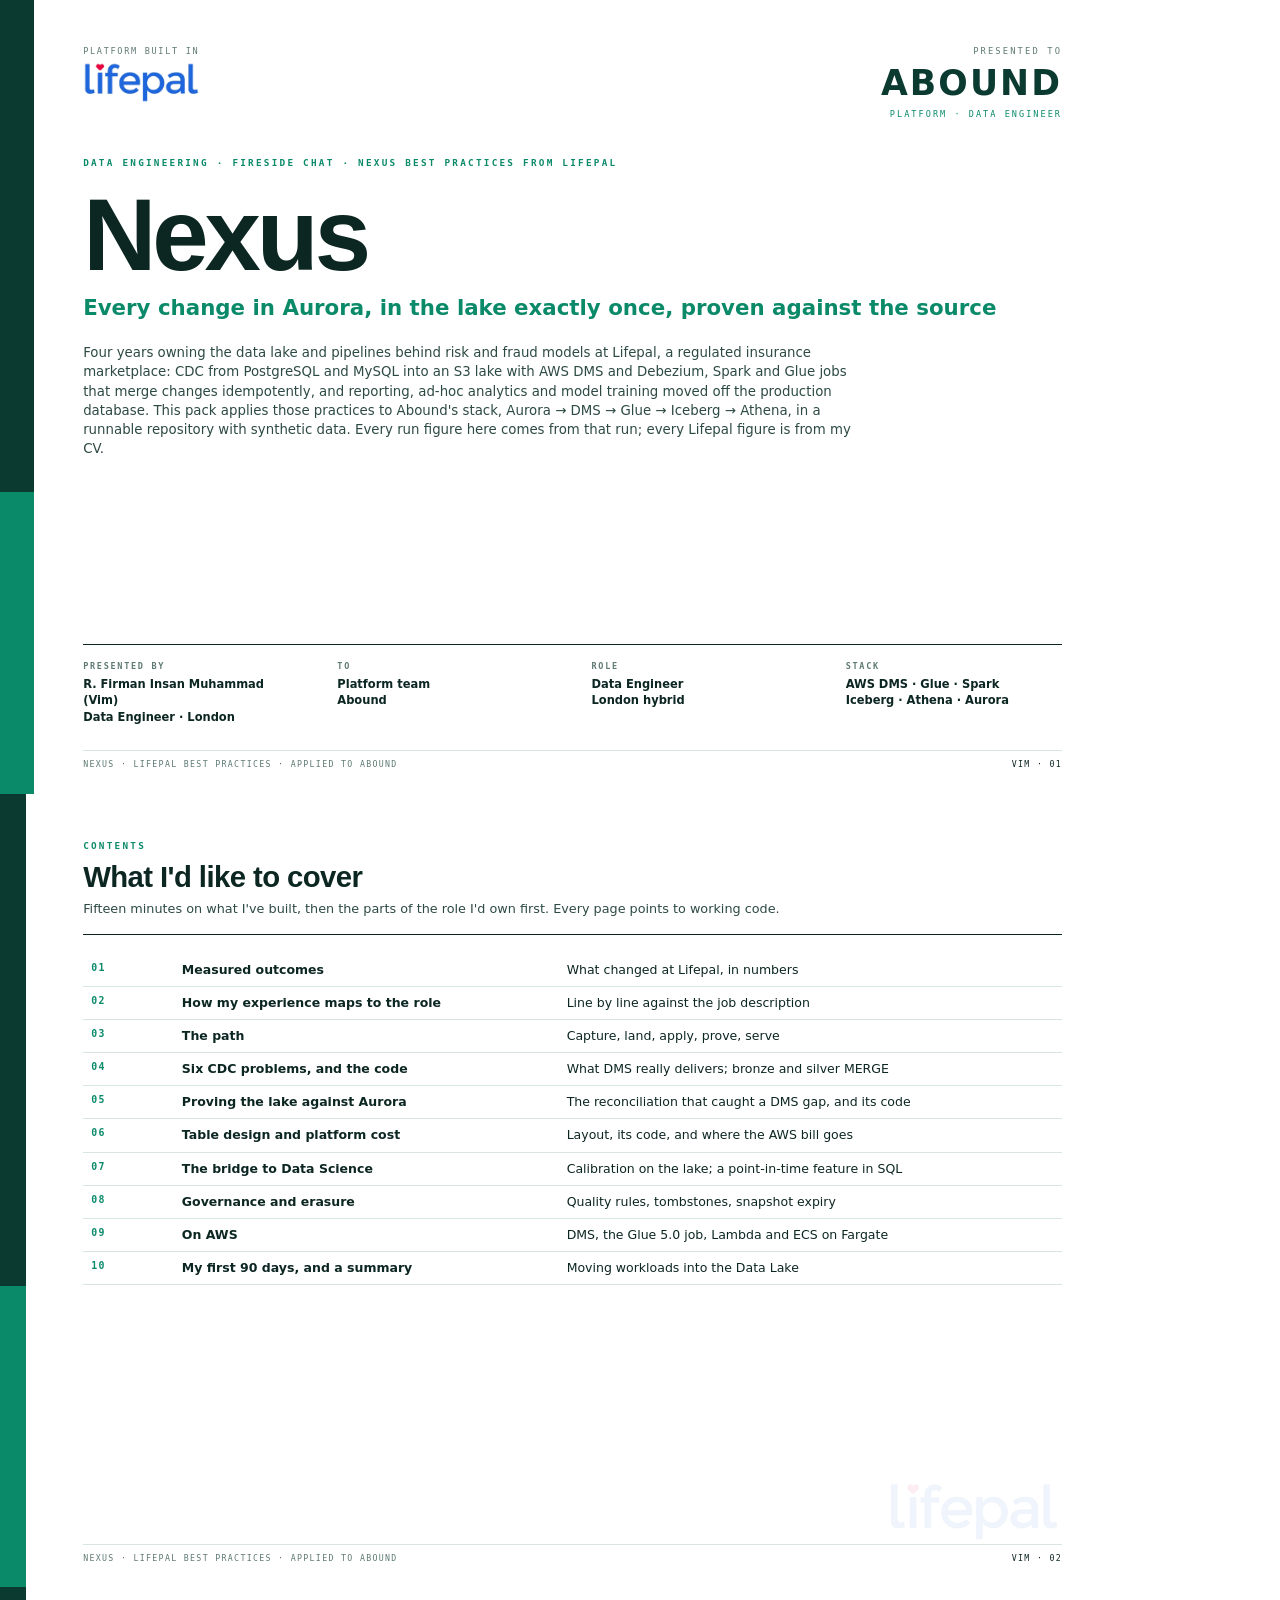
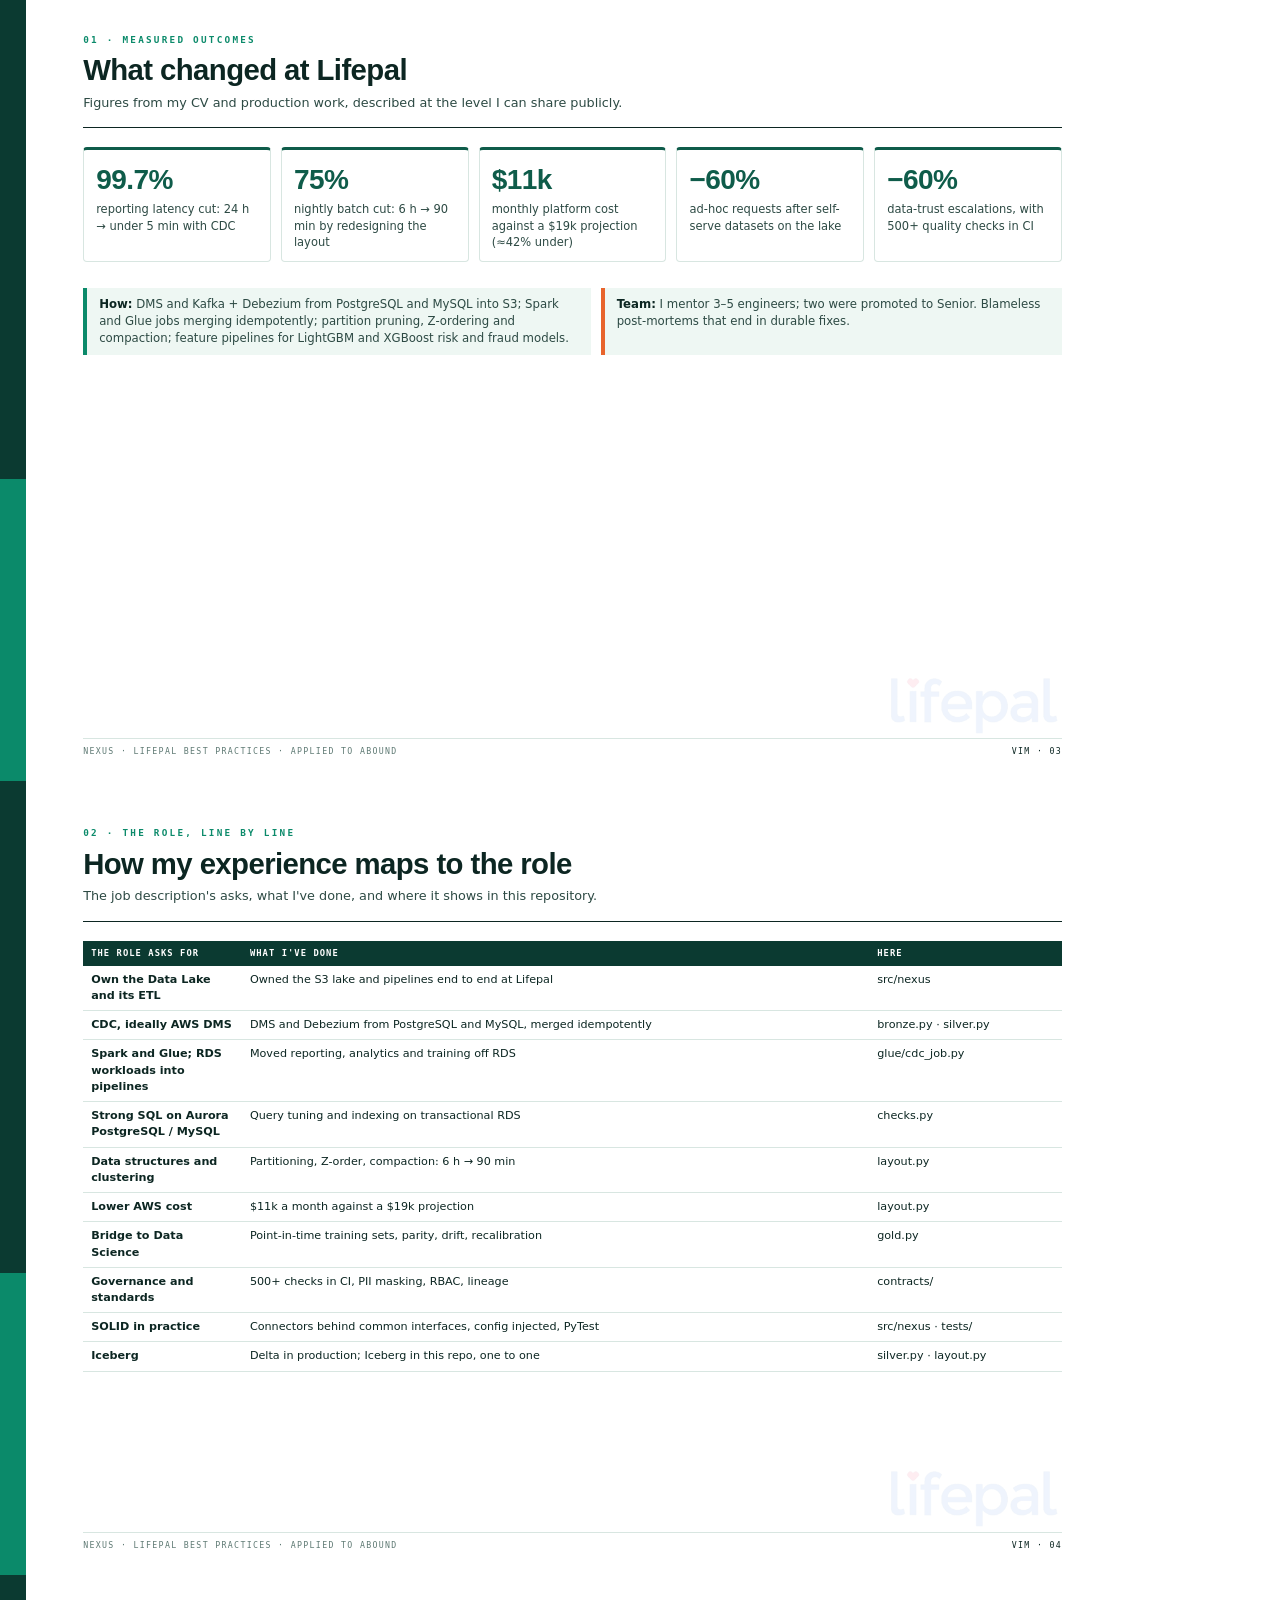
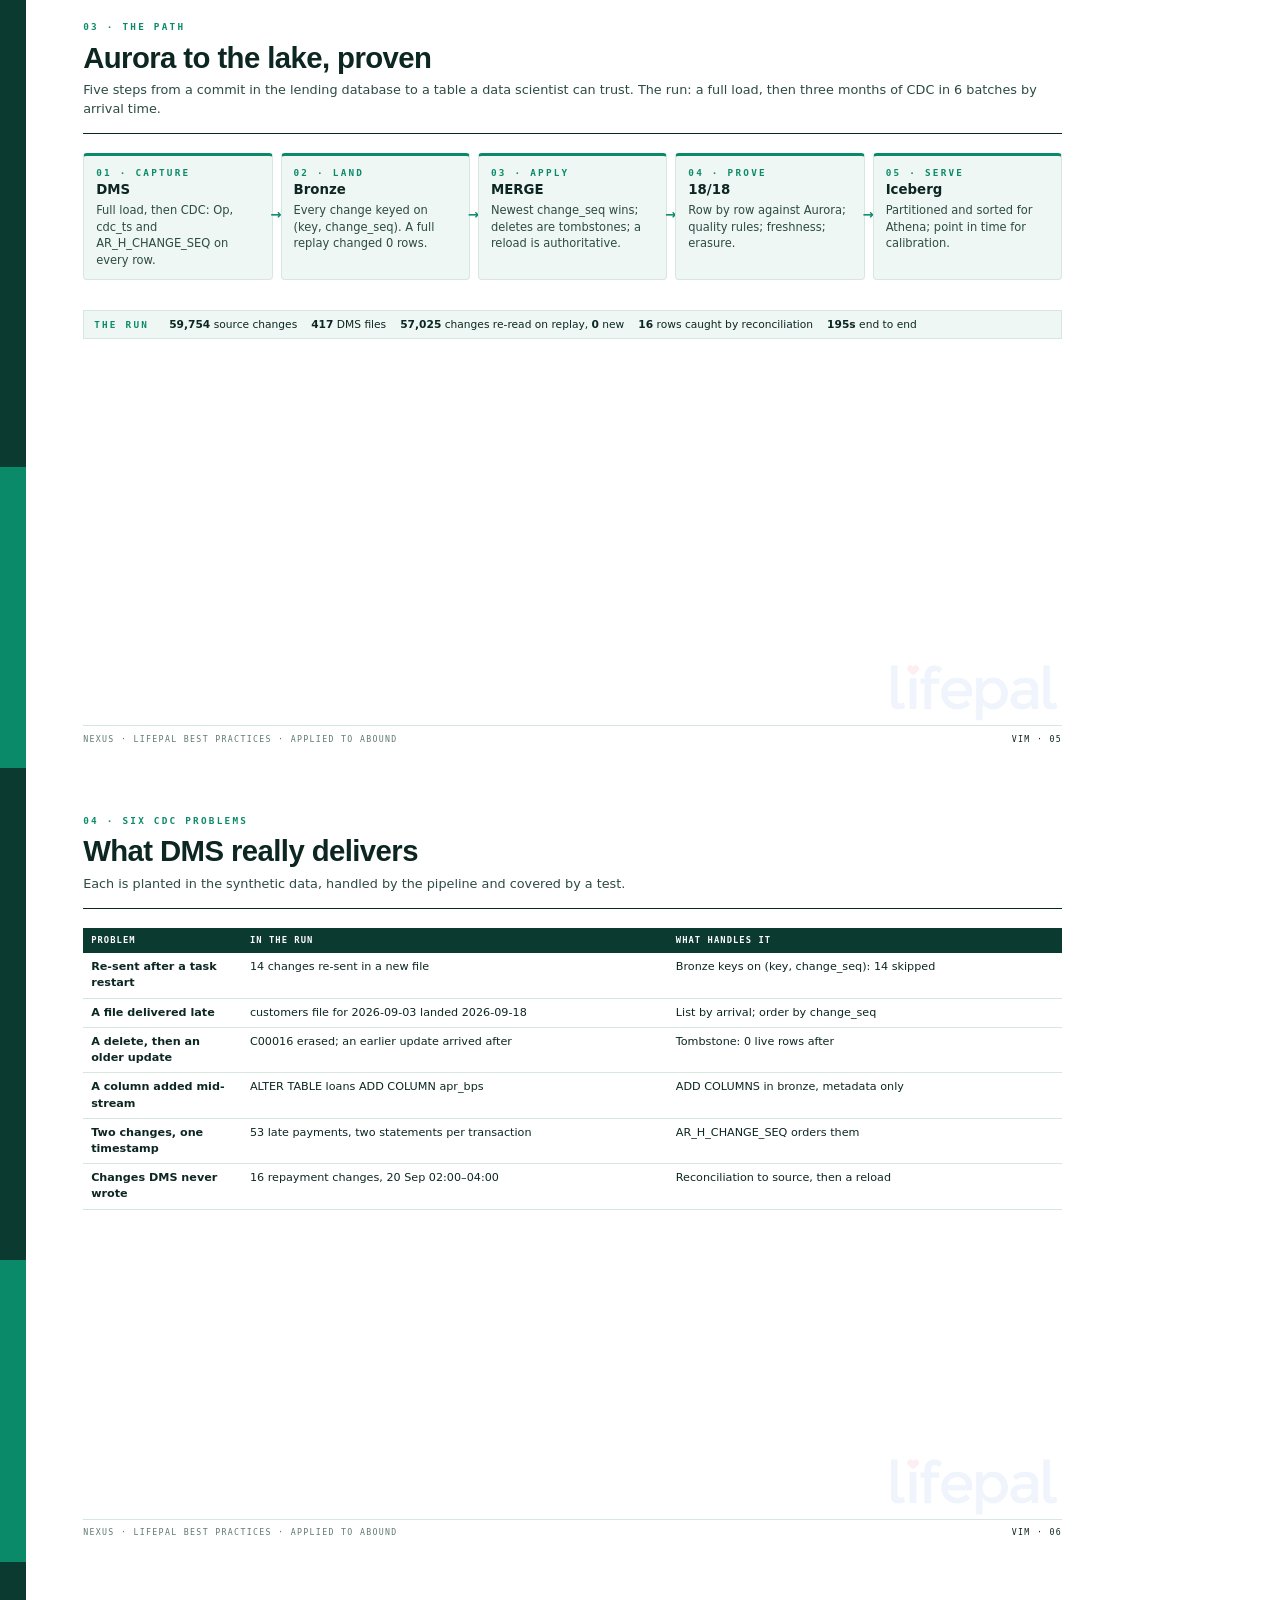
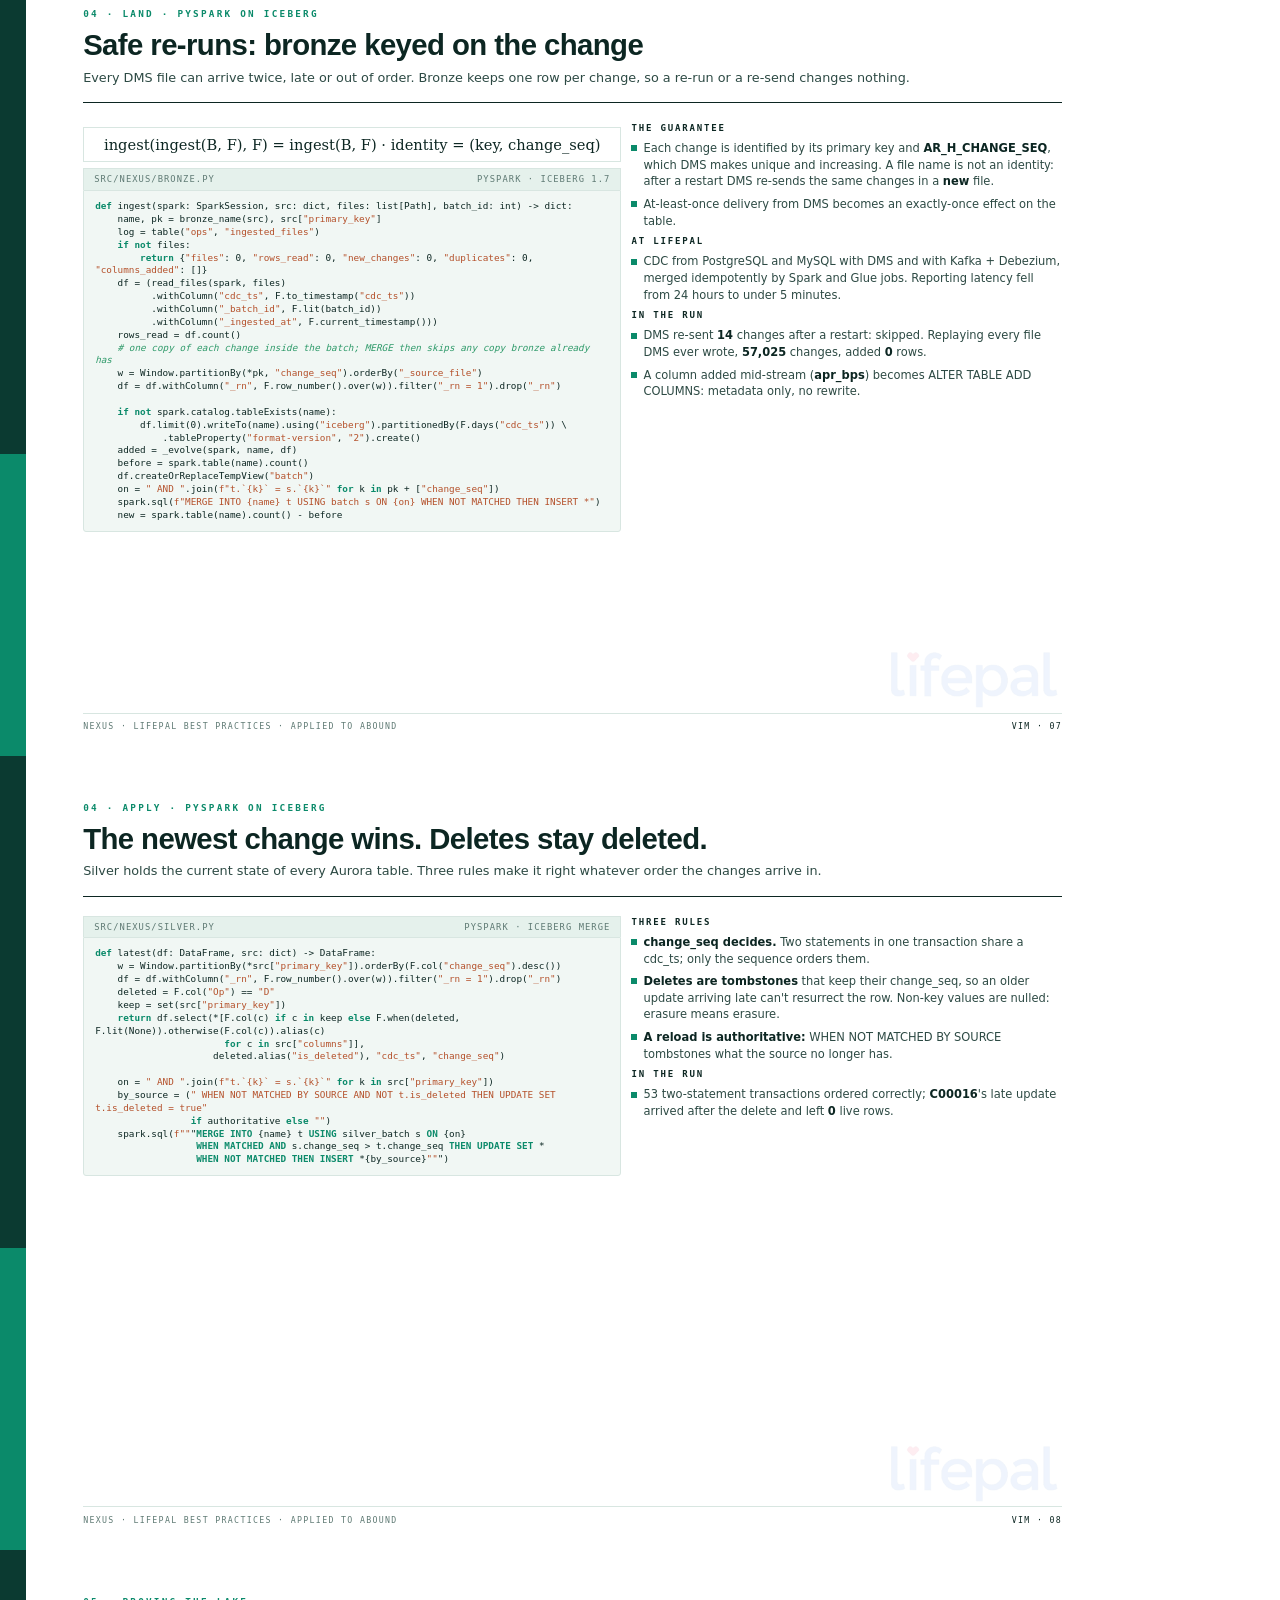
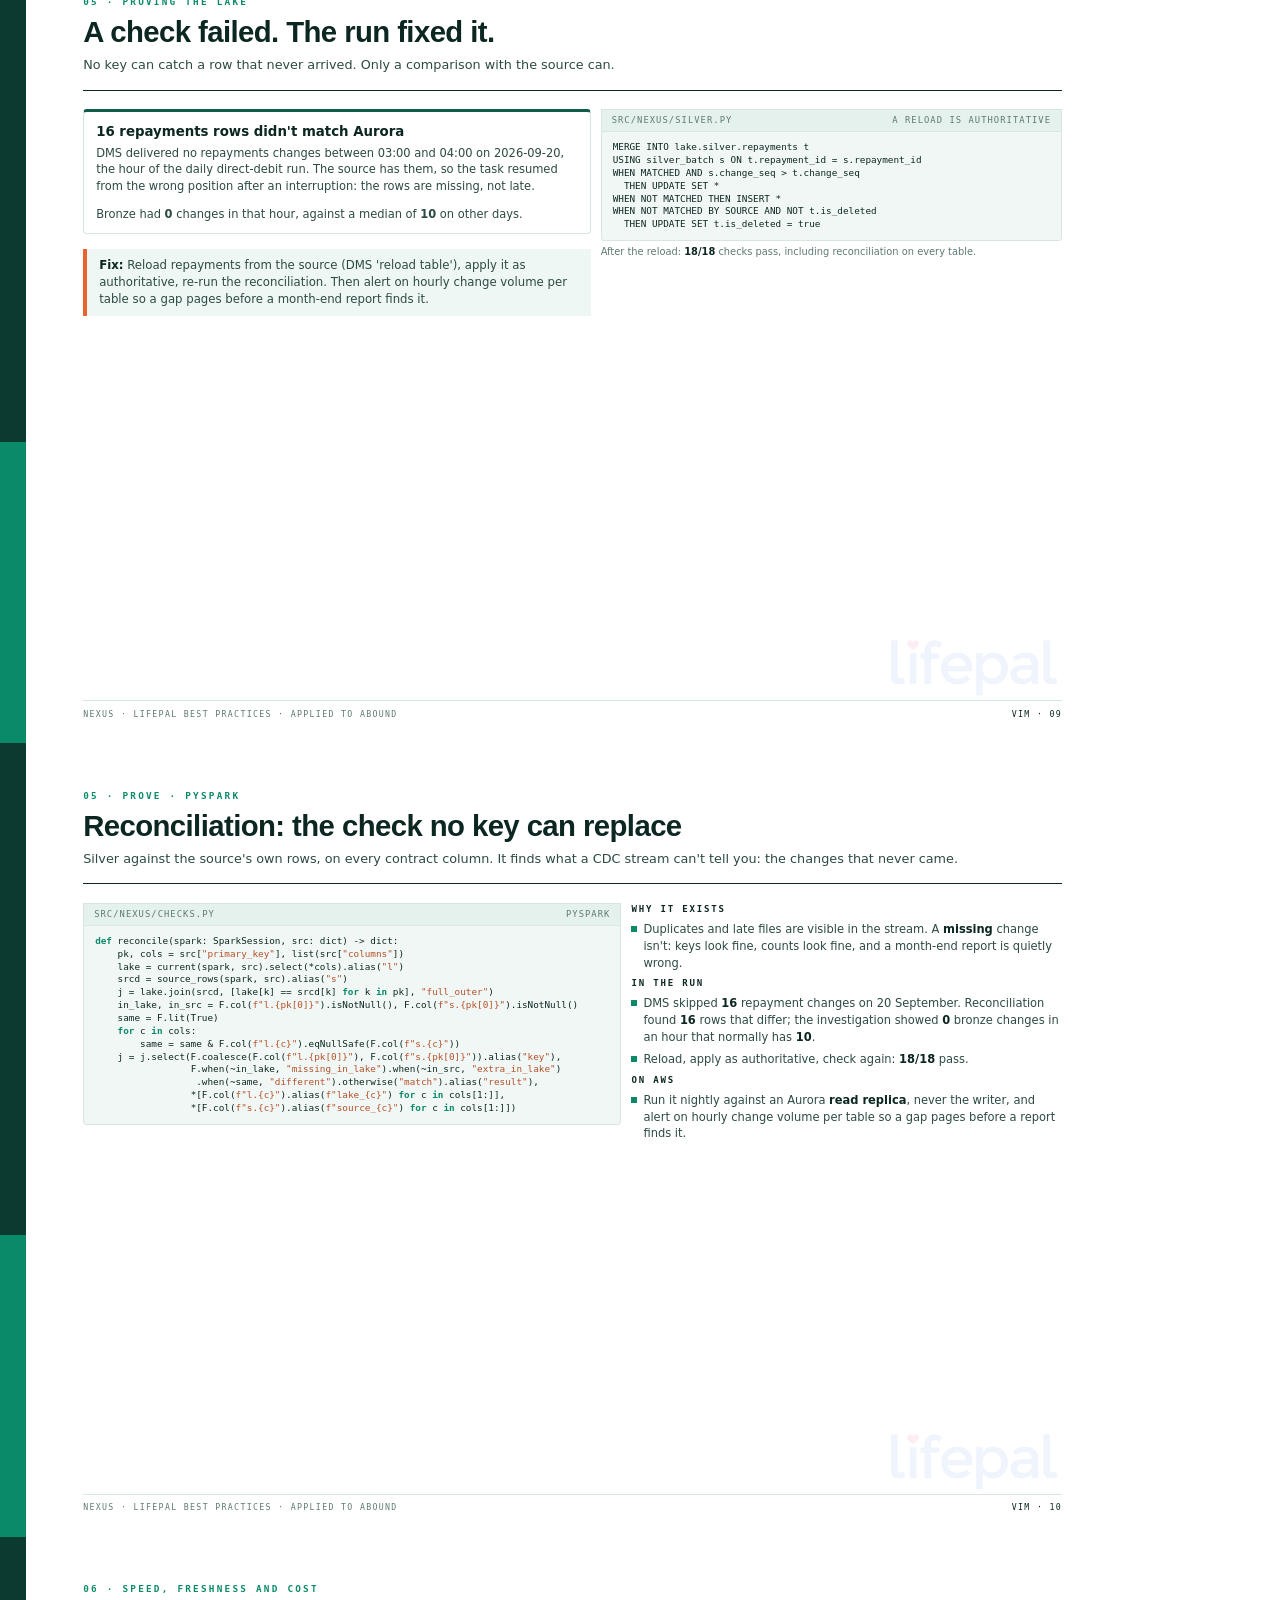
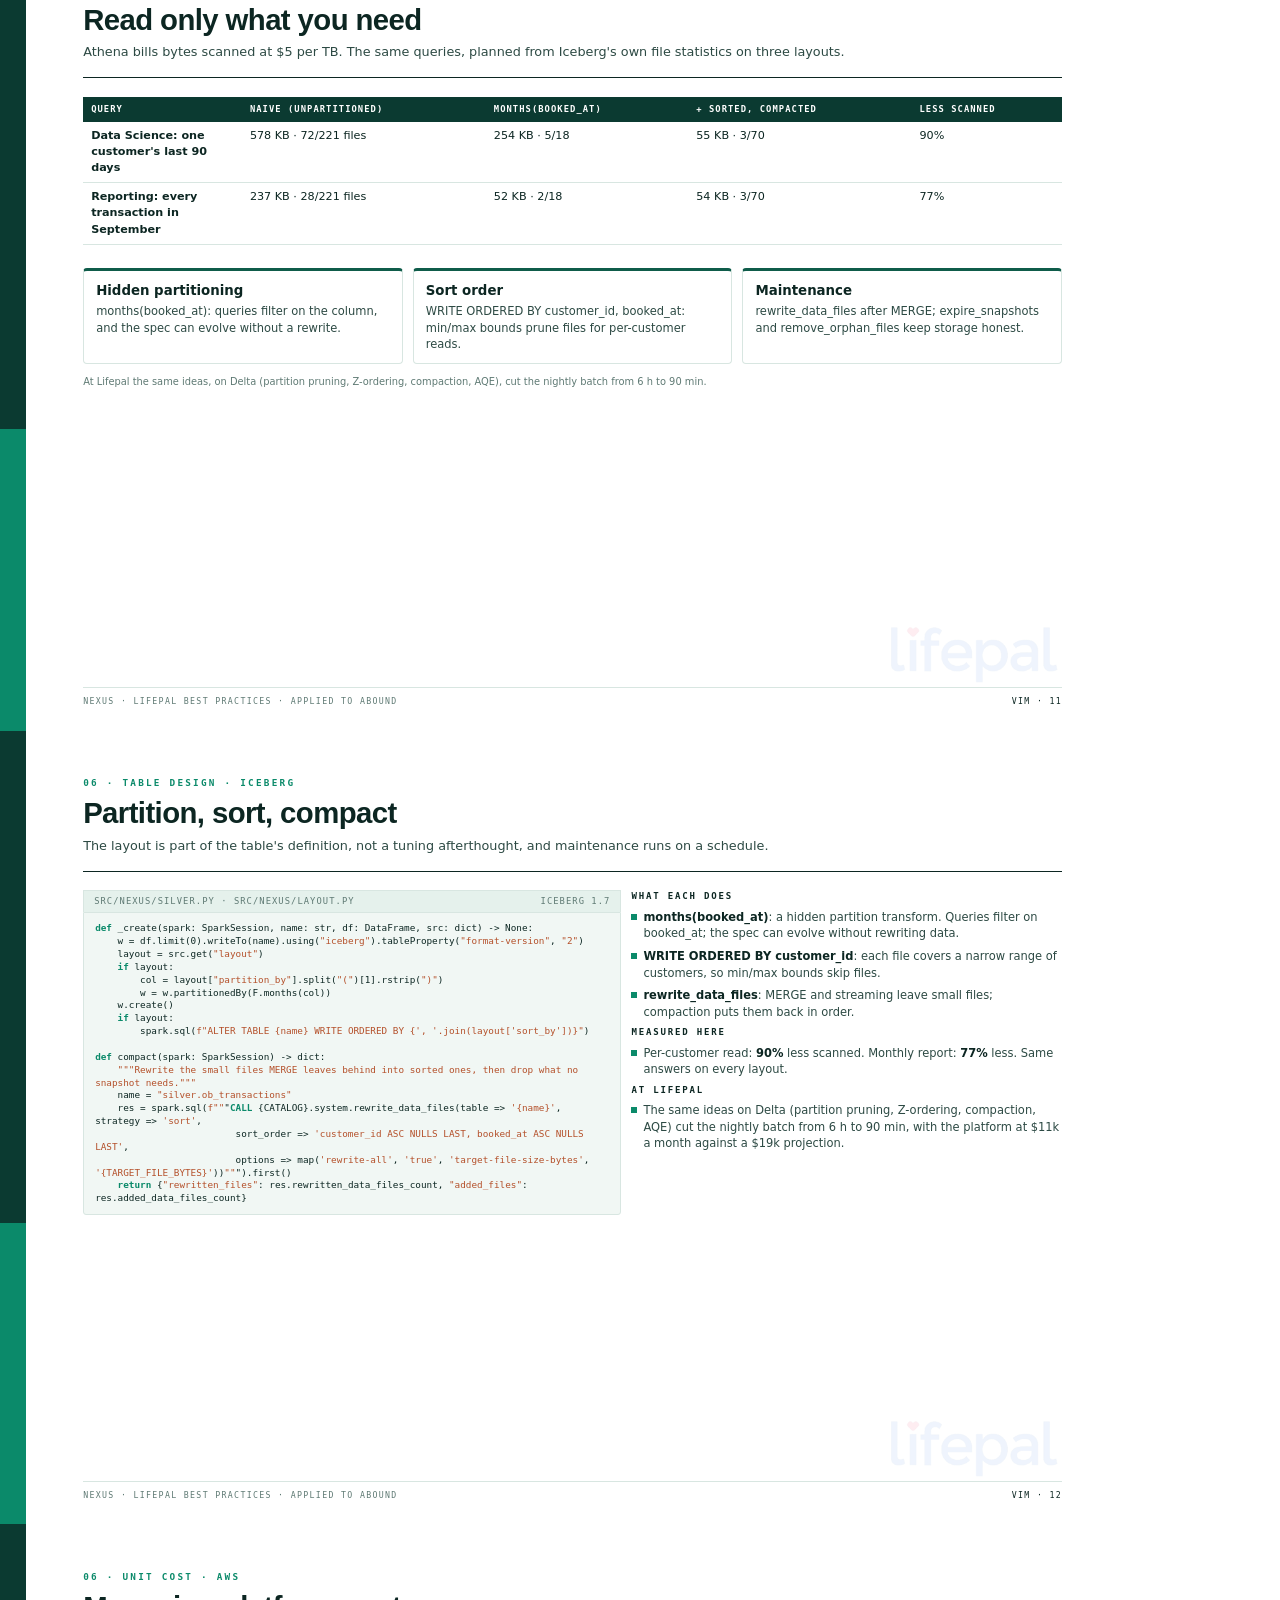
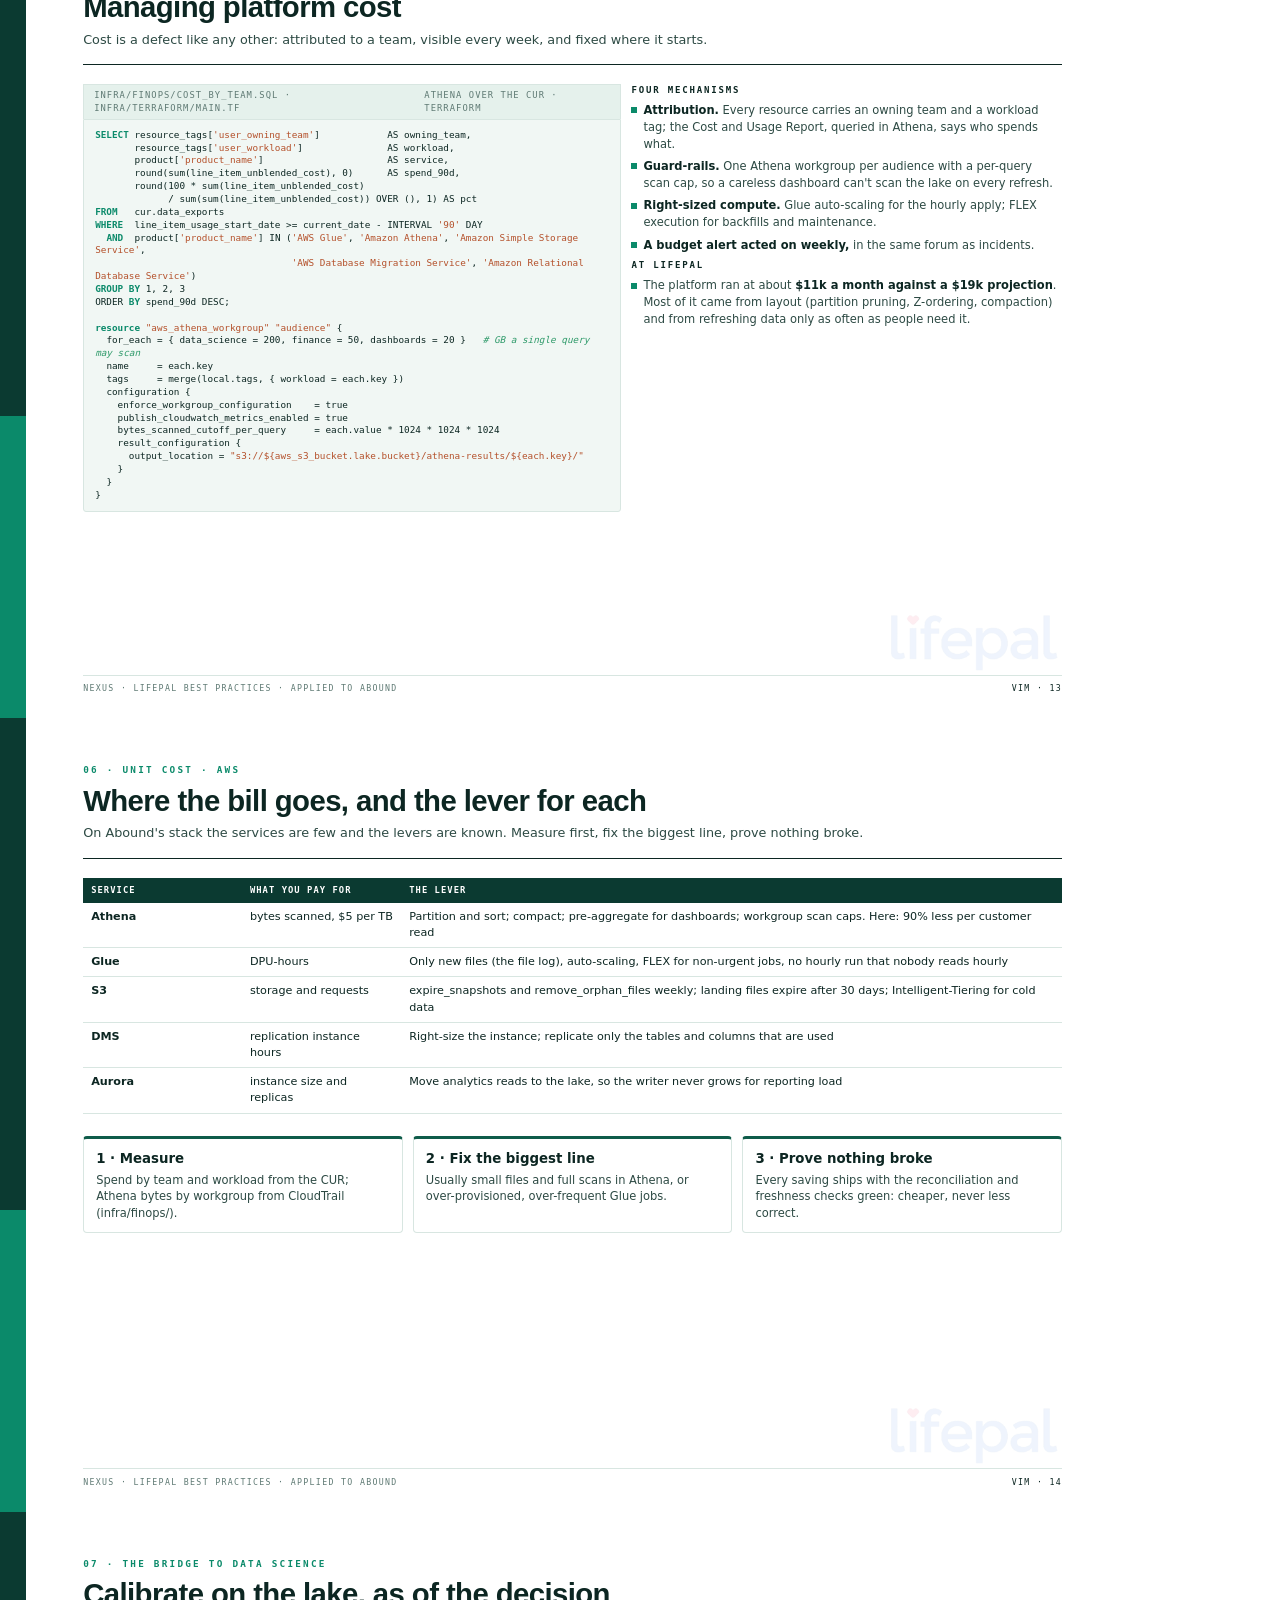
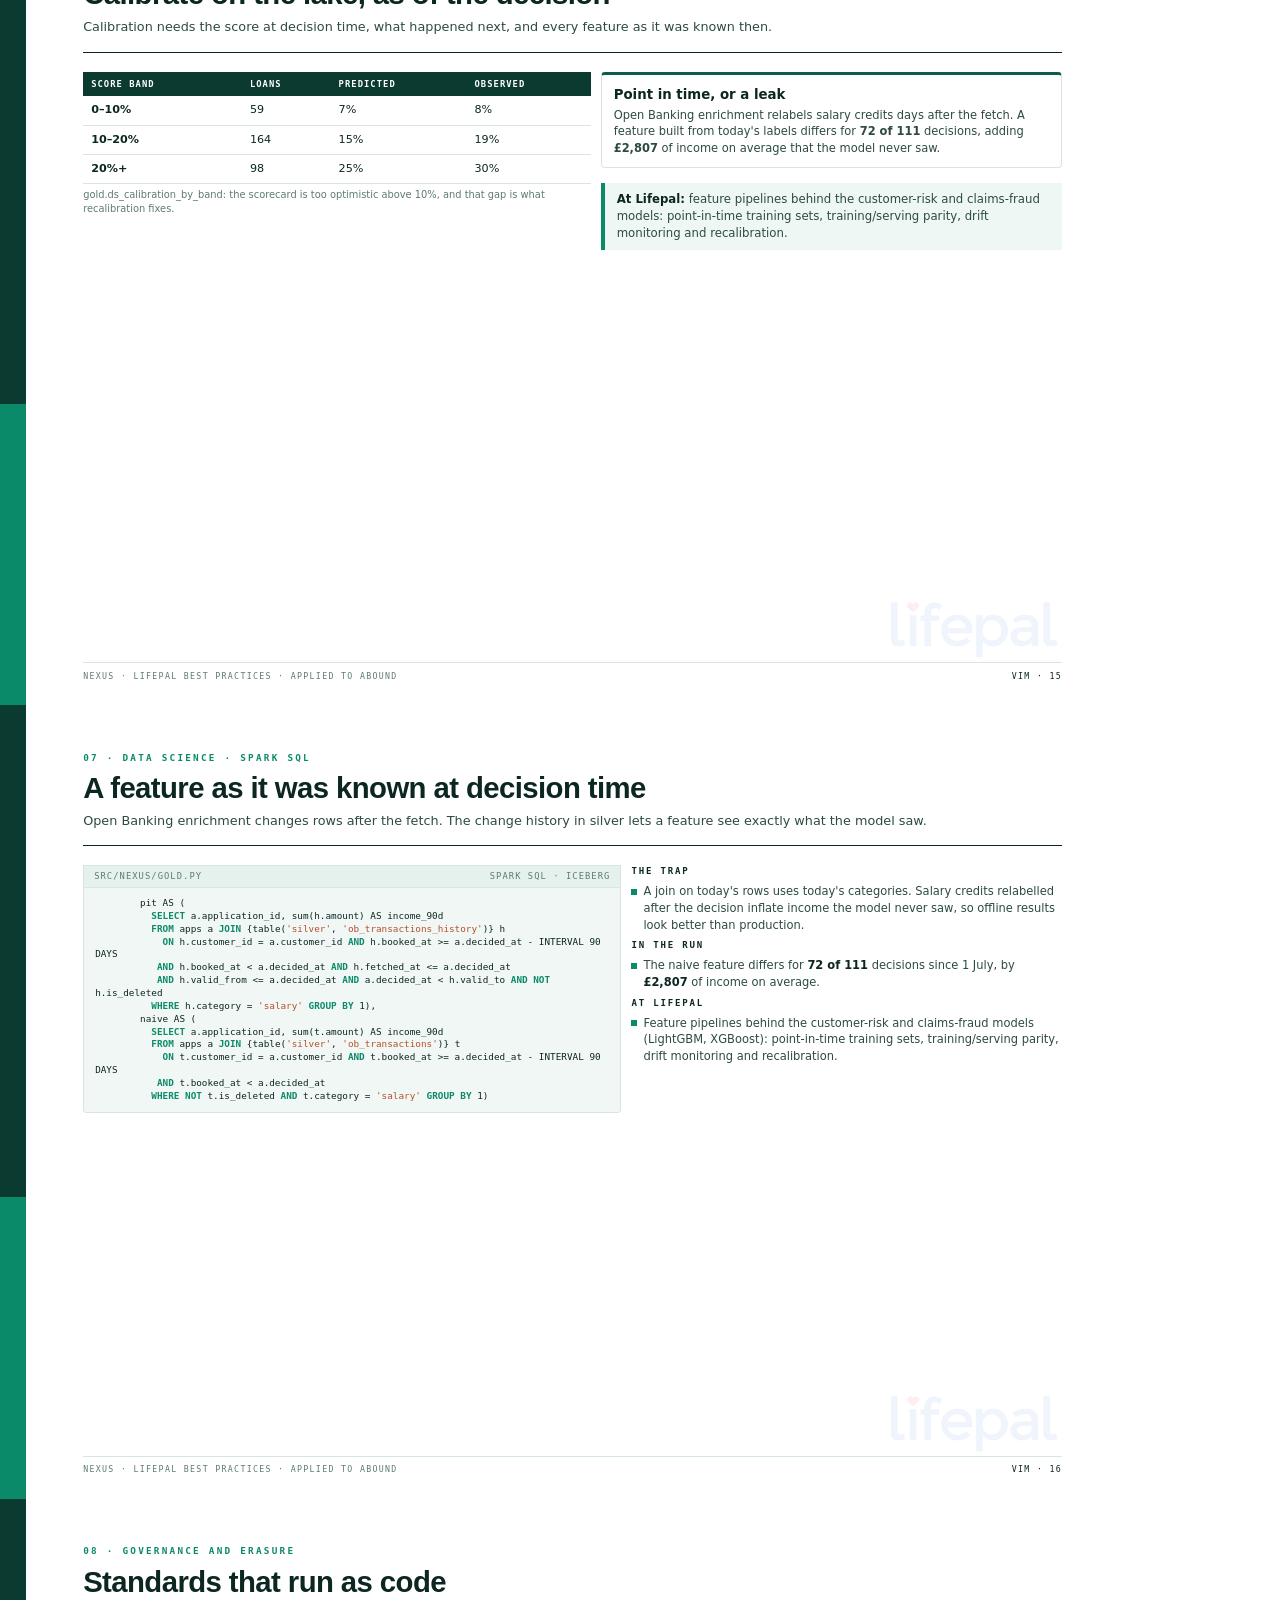
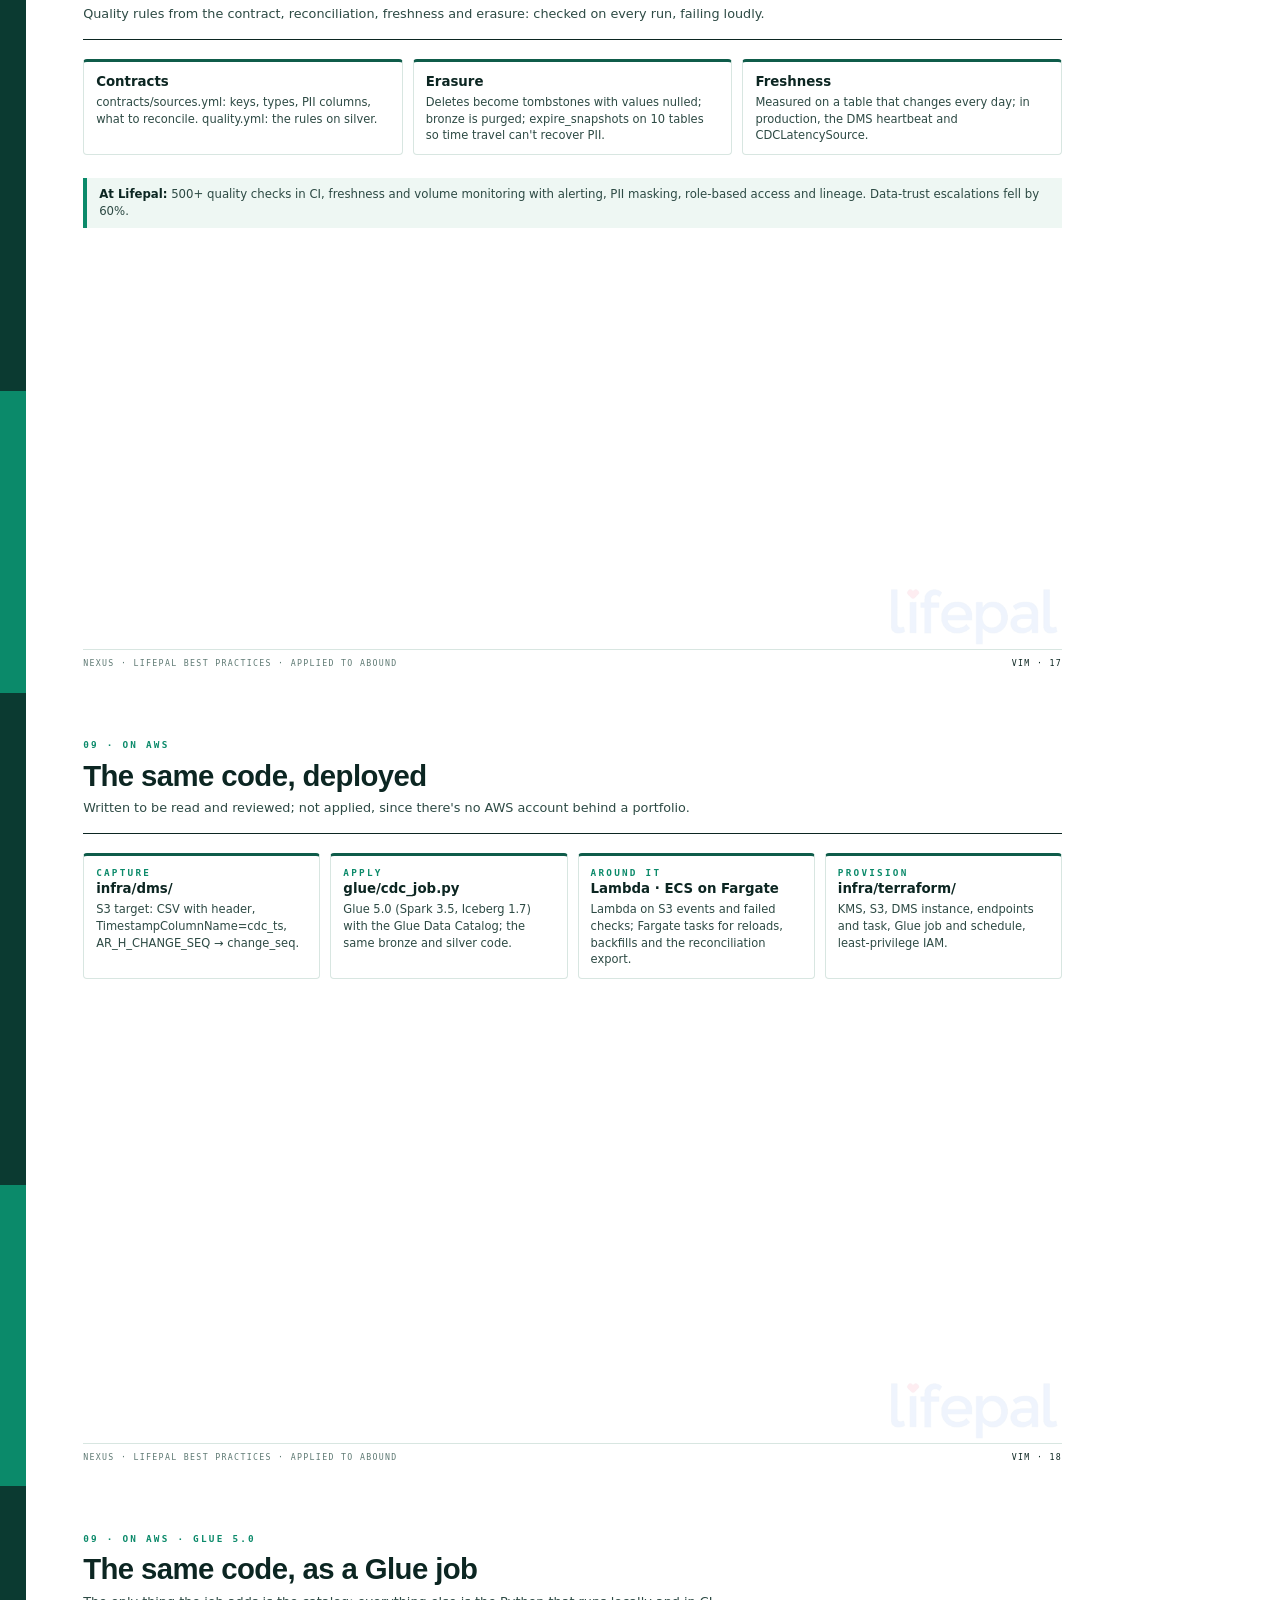
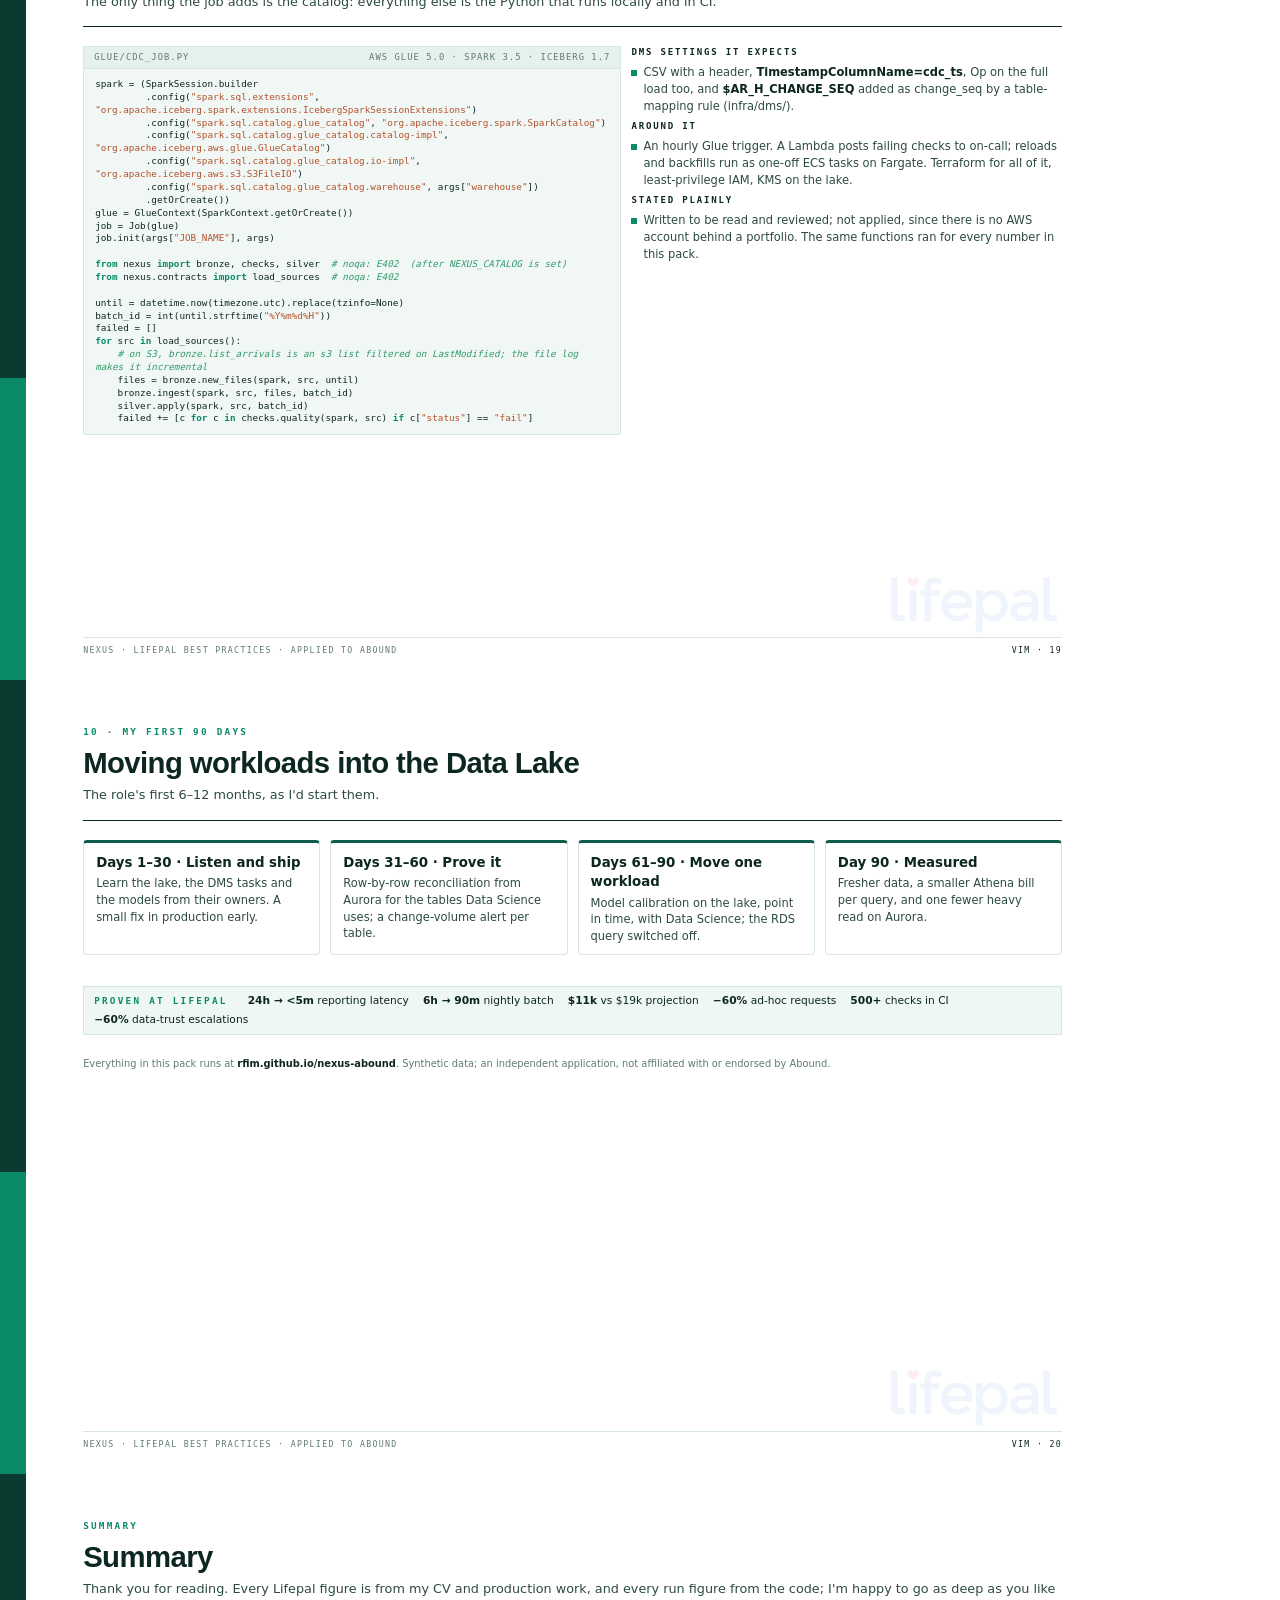
<file: docs/pdf-src/deck.html>
<!doctype html><html lang="en"><head><meta charset="utf-8"><title>Nexus for Abound · Fireside chat</title><link rel="stylesheet" href="style.css"><style>
@page{size:297mm 210mm;margin:0}
.slide{width:297mm;height:210mm;padding:12mm 16mm 12mm 22mm;position:relative;page-break-after:always;overflow:hidden;background:#fff}
.slide:last-child{page-break-after:auto}
.slide::before{content:"";position:absolute;left:0;top:0;bottom:0;width:7mm;background:linear-gradient(180deg,var(--navy) 0 62%,var(--violet) 62% 100%)}
.slide:not(.cover)::after{content:"";position:absolute;right:16mm;bottom:12mm;width:46mm;height:17mm;background:url(lifepal.png) no-repeat right bottom/contain;opacity:.07}
.slide h2{font-size:22pt}
.slide .lede{font-size:9.6pt;padding-bottom:4mm;margin-bottom:5mm;border-bottom:1.5px solid var(--ink)}
.foot{position:absolute;left:22mm;right:16mm;bottom:6mm;display:flex;justify-content:space-between;font-family:var(--mono);font-size:6.2pt;letter-spacing:.16em;text-transform:uppercase;color:var(--muted);border-top:1px solid var(--line);padding-top:2mm}
.foot span:last-child{color:var(--ink)}
.cover{color:var(--ink)}
.cover::before{width:9mm!important}
.cover h1{font-size:76pt;font-weight:800;line-height:1;margin:4mm 0 2mm;position:relative;letter-spacing:-.04em}
.cover .sub{font-size:16pt;color:var(--violet);font-weight:600;position:relative}
.cover .desc{color:var(--ink2);font-size:10pt;max-width:205mm;margin-top:5mm;position:relative}
.cover .foot{color:var(--muted)}
.meta{position:absolute;left:22mm;right:16mm;bottom:18mm;display:grid;grid-template-columns:repeat(4,1fr);gap:10mm;border-top:1.5px solid var(--ink);padding-top:4mm}
.meta div{font-size:8.6pt;color:var(--ink)}
.meta div{font-weight:700}
.meta b{display:block;font-family:var(--mono);font-size:6.4pt;letter-spacing:.2em;color:var(--muted);font-weight:700;margin-bottom:3px}
.glow{display:none}
.tag{position:absolute;right:16mm;top:12mm;text-align:right}
.tag .t1{font-family:var(--mono);font-size:6.6pt;letter-spacing:.24em;color:var(--muted)}
.tag .t2{font-size:26pt;font-weight:800;letter-spacing:.06em;color:var(--navy);text-transform:uppercase}
.tag .t3{font-family:var(--mono);font-size:6.4pt;letter-spacing:.24em;color:var(--violet)}
.cover .lp{box-shadow:none;padding:0;background:none}.cover .lp img{height:42px}
.nums{grid-template-columns:repeat(5,1fr)}
.nums .card{border-top:3px solid var(--navy2)}
.nums .big{font-size:21pt}
.flow{display:grid;grid-template-columns:repeat(5,1fr);gap:8px}
.flow .card{background:var(--wash);border:1px solid var(--line);border-top:3px solid var(--violet);position:relative}
.flow .card:not(:last-child)::after{content:"→";position:absolute;right:-10px;top:40%;color:var(--violet);font-weight:700}
.toc td{font-size:9.4pt;padding:7px 8px}
.toc td.n{font-family:var(--mono);color:var(--violet);font-weight:700;width:24mm;font-size:7.4pt;letter-spacing:.15em}
.two{grid-template-columns:1.1fr 1fr}
.split{grid-template-columns:1.25fr 1fr}
.three{grid-template-columns:repeat(3,1fr)}
.four{grid-template-columns:repeat(4,1fr)}
.side h4{font-family:var(--mono);font-size:6.8pt;letter-spacing:.2em;text-transform:uppercase;color:var(--ink);margin:0 0 5px}
.side p{font-size:8.6pt;color:var(--ink2);margin-bottom:6px;padding-left:12px;position:relative}
.side p::before{content:"";position:absolute;left:0;top:.45em;width:6px;height:6px;background:var(--violet)}
.side p b{color:var(--ink)}
.side .callout p::before,.side .src::before{display:none}
pre{font-size:7pt;line-height:1.38}
td,th{font-size:8.4pt}
th{font-size:6.6pt}
.quad{display:grid;grid-template-columns:22mm 1fr 1fr;gap:6px}
.quad .h{font-family:var(--mono);font-size:6.6pt;letter-spacing:.16em;color:var(--muted);font-weight:700;display:flex;align-items:center}
.quad .q{border-radius:3px;padding:10px 12px;font-size:8.4pt}
.quote{font-family:"DejaVu Serif",serif;font-size:14pt;line-height:1.35;color:var(--ink)}
</style></head><body><section class="slide cover">
  <div class="tag"><div class="t1">PRESENTED TO</div><div class="t2">Abound</div><div class="t3">PLATFORM · DATA ENGINEER</div></div>
  <div class="built"><div><div class="k2">PLATFORM BUILT IN</div><span class="lp"><img src="lifepal.png" alt="Lifepal"></span></div></div>
  <div class="kicker" style="margin-top:14mm">Data engineering · Fireside chat · Nexus best practices from Lifepal</div>
  <h1>Nexus</h1>
  <div class="sub">Every change in Aurora, in the lake exactly once, proven against the source</div>
  <p class="desc">Four years owning the data lake and pipelines behind risk and fraud models at Lifepal, a regulated insurance marketplace: CDC from PostgreSQL and MySQL into an S3 lake with AWS DMS and Debezium, Spark and Glue jobs that merge changes idempotently, and reporting, ad-hoc analytics and model training moved off the production database. This pack applies those practices to Abound's stack, Aurora → DMS → Glue → Iceberg → Athena, in a runnable repository with synthetic data. Every run figure here comes from that run; every Lifepal figure is from my CV.</p>
  <div class="meta"><div><b>PRESENTED BY</b>R. Firman Insan Muhammad (Vim)<br>Data Engineer · London</div><div><b>TO</b>Platform team<br>Abound</div>
    <div><b>ROLE</b>Data Engineer<br>London hybrid</div><div><b>STACK</b>AWS DMS · Glue · Spark<br>Iceberg · Athena · Aurora</div></div>
  <div class="foot"><span>Nexus · Lifepal best practices · applied to Abound</span><span>Vim · 01</span></div></section><section class="slide"><div class="kicker">Contents</div><h2>What I'd like to cover</h2><p class="lede">Fifteen minutes on what I've built, then the parts of the role I'd own first. Every page points to working code.</p><table class="toc"><tr><td class="n">01</td><td><b>Measured outcomes</b></td><td>What changed at Lifepal, in numbers</td></tr><tr><td class="n">02</td><td><b>How my experience maps to the role</b></td><td>Line by line against the job description</td></tr><tr><td class="n">03</td><td><b>The path</b></td><td>Capture, land, apply, prove, serve</td></tr><tr><td class="n">04</td><td><b>Six CDC problems, and the code</b></td><td>What DMS really delivers; bronze and silver MERGE</td></tr><tr><td class="n">05</td><td><b>Proving the lake against Aurora</b></td><td>The reconciliation that caught a DMS gap, and its code</td></tr><tr><td class="n">06</td><td><b>Table design and platform cost</b></td><td>Layout, its code, and where the AWS bill goes</td></tr><tr><td class="n">07</td><td><b>The bridge to Data Science</b></td><td>Calibration on the lake; a point-in-time feature in SQL</td></tr><tr><td class="n">08</td><td><b>Governance and erasure</b></td><td>Quality rules, tombstones, snapshot expiry</td></tr><tr><td class="n">09</td><td><b>On AWS</b></td><td>DMS, the Glue 5.0 job, Lambda and ECS on Fargate</td></tr><tr><td class="n">10</td><td><b>My first 90 days, and a summary</b></td><td>Moving workloads into the Data Lake</td></tr></table><div class="foot"><span>Nexus · Lifepal best practices · applied to Abound</span><span>Vim · 02</span></div></section><section class="slide"><div class="kicker">01 · Measured outcomes</div><h2>What changed at Lifepal</h2><p class="lede">Figures from my CV and production work, described at the level I can share publicly.</p><div class="grid nums"><div class="card"><div class="big">99.7%</div><p>reporting latency cut: 24 h → under 5 min with CDC</p></div><div class="card"><div class="big">75%</div><p>nightly batch cut: 6 h → 90 min by redesigning the layout</p></div><div class="card"><div class="big">$11k</div><p>monthly platform cost against a $19k projection (≈42% under)</p></div><div class="card"><div class="big">−60%</div><p>ad-hoc requests after self-serve datasets on the lake</p></div><div class="card"><div class="big">−60%</div><p>data-trust escalations, with 500+ quality checks in CI</p></div></div><div class="grid two" style="margin-top:7mm"><div class="callout"><b>How:</b> DMS and Kafka + Debezium from PostgreSQL and MySQL into S3; Spark and Glue jobs merging idempotently; partition pruning, Z-ordering and compaction; feature pipelines for LightGBM and XGBoost risk and fraud models.</div><div class="callout pink"><b>Team:</b> I mentor 3–5 engineers; two were promoted to Senior. Blameless post-mortems that end in durable fixes.</div></div><div class="foot"><span>Nexus · Lifepal best practices · applied to Abound</span><span>Vim · 03</span></div></section><section class="slide"><div class="kicker">02 · The role, line by line</div><h2>How my experience maps to the role</h2><p class="lede">The job description's asks, what I've done, and where it shows in this repository.</p><table><tr><th>The role asks for</th><th>What I've done</th><th>Here</th></tr><tr><td class="k">Own the Data Lake and its ETL</td><td class="">Owned the S3 lake and pipelines end to end at Lifepal</td><td class="">src/nexus</td></tr><tr><td class="k">CDC, ideally AWS DMS</td><td class="">DMS and Debezium from PostgreSQL and MySQL, merged idempotently</td><td class="">bronze.py · silver.py</td></tr><tr><td class="k">Spark and Glue; RDS workloads into pipelines</td><td class="">Moved reporting, analytics and training off RDS</td><td class="">glue/cdc_job.py</td></tr><tr><td class="k">Strong SQL on Aurora PostgreSQL / MySQL</td><td class="">Query tuning and indexing on transactional RDS</td><td class="">checks.py</td></tr><tr><td class="k">Data structures and clustering</td><td class="">Partitioning, Z-order, compaction: 6 h → 90 min</td><td class="">layout.py</td></tr><tr><td class="k">Lower AWS cost</td><td class="">$11k a month against a $19k projection</td><td class="">layout.py</td></tr><tr><td class="k">Bridge to Data Science</td><td class="">Point-in-time training sets, parity, drift, recalibration</td><td class="">gold.py</td></tr><tr><td class="k">Governance and standards</td><td class="">500+ checks in CI, PII masking, RBAC, lineage</td><td class="">contracts/</td></tr><tr><td class="k">SOLID in practice</td><td class="">Connectors behind common interfaces, config injected, PyTest</td><td class="">src/nexus · tests/</td></tr><tr><td class="k">Iceberg</td><td class="">Delta in production; Iceberg in this repo, one to one</td><td class="">silver.py · layout.py</td></tr></table><div class="foot"><span>Nexus · Lifepal best practices · applied to Abound</span><span>Vim · 04</span></div></section><section class="slide"><div class="kicker">03 · The path</div><h2>Aurora to the lake, proven</h2><p class="lede">Five steps from a commit in the lending database to a table a data scientist can trust. The run: a full load, then three months of CDC in 6 batches by arrival time.</p><div class="flow"><div class="card"><div class="kicker">01 · Capture</div><h3>DMS</h3><p>Full load, then CDC: Op, cdc_ts and AR_H_CHANGE_SEQ on every row.</p></div><div class="card"><div class="kicker">02 · Land</div><h3>Bronze</h3><p>Every change keyed on (key, change_seq). A full replay changed 0 rows.</p></div><div class="card"><div class="kicker">03 · Apply</div><h3>MERGE</h3><p>Newest change_seq wins; deletes are tombstones; a reload is authoritative.</p></div><div class="card"><div class="kicker">04 · Prove</div><h3>18/18</h3><p>Row by row against Aurora; quality rules; freshness; erasure.</p></div><div class="card"><div class="kicker">05 · Serve</div><h3>Iceberg</h3><p>Partitioned and sorted for Athena; point in time for calibration.</p></div></div><div class="proof" style="margin-top:8mm"><span class="kicker">The run</span><span><b>59,754</b> source changes</span><span><b>417</b> DMS files</span><span><b>57,025</b> changes re-read on replay, <b>0</b> new</span><span><b>16</b> rows caught by reconciliation</span><span><b>195s</b> end to end</span></div><div class="foot"><span>Nexus · Lifepal best practices · applied to Abound</span><span>Vim · 05</span></div></section><section class="slide"><div class="kicker">04 · Six CDC problems</div><h2>What DMS really delivers</h2><p class="lede">Each is planted in the synthetic data, handled by the pipeline and covered by a test.</p><table><tr><th>Problem</th><th>In the run</th><th>What handles it</th></tr><tr><td class="k">Re-sent after a task restart</td><td class="">14 changes re-sent in a new file</td><td class="">Bronze keys on (key, change_seq): 14 skipped</td></tr><tr><td class="k">A file delivered late</td><td class="">customers file for 2026-09-03 landed 2026-09-18</td><td class="">List by arrival; order by change_seq</td></tr><tr><td class="k">A delete, then an older update</td><td class="">C00016 erased; an earlier update arrived after</td><td class="">Tombstone: 0 live rows after</td></tr><tr><td class="k">A column added mid-stream</td><td class="">ALTER TABLE loans ADD COLUMN apr_bps</td><td class="">ADD COLUMNS in bronze, metadata only</td></tr><tr><td class="k">Two changes, one timestamp</td><td class="">53 late payments, two statements per transaction</td><td class="">AR_H_CHANGE_SEQ orders them</td></tr><tr><td class="k">Changes DMS never wrote</td><td class="">16 repayment changes, 20 Sep 02:00–04:00</td><td class="">Reconciliation to source, then a reload</td></tr></table><div class="foot"><span>Nexus · Lifepal best practices · applied to Abound</span><span>Vim · 06</span></div></section><section class="slide"><div class="kicker">04 · Land · PySpark on Iceberg</div><h2>Safe re-runs: bronze keyed on the change</h2><p class="lede">Every DMS file can arrive twice, late or out of order. Bronze keeps one row per change, so a re-run or a re-send changes nothing.</p><div class="grid split"><div><div class="formula">ingest(ingest(B, F), F) = ingest(B, F) · identity = (key, change_seq)</div><div class="fname" style="margin-top:6px"><span>src/nexus/bronze.py</span><span>PySpark · Iceberg 1.7</span></div><pre><span class="k">def</span> ingest(spark: SparkSession, src: dict, files: list[Path], batch_id: int) -&gt; dict:
    name, pk = bronze_name(src), src[<span class="s">&quot;primary_key&quot;</span>]
    log = table(<span class="s">&quot;ops&quot;</span>, <span class="s">&quot;ingested_files&quot;</span>)
    <span class="k">if</span> <span class="k">not</span> files:
        <span class="k">return</span> {<span class="s">&quot;files&quot;</span>: 0, <span class="s">&quot;rows_read&quot;</span>: 0, <span class="s">&quot;new_changes&quot;</span>: 0, <span class="s">&quot;duplicates&quot;</span>: 0, <span class="s">&quot;columns_added&quot;</span>: []}
    df = (read_files(spark, files)
          .withColumn(<span class="s">&quot;cdc_ts&quot;</span>, F.to_timestamp(<span class="s">&quot;cdc_ts&quot;</span>))
          .withColumn(<span class="s">&quot;_batch_id&quot;</span>, F.lit(batch_id))
          .withColumn(<span class="s">&quot;_ingested_at&quot;</span>, F.current_timestamp()))
    rows_read = df.count()
<span class="c">    # one copy of each change inside the batch; MERGE then skips any copy bronze already has</span>
    w = Window.partitionBy(*pk, <span class="s">&quot;change_seq&quot;</span>).orderBy(<span class="s">&quot;_source_file&quot;</span>)
    df = df.withColumn(<span class="s">&quot;_rn&quot;</span>, F.row_number().over(w)).filter(<span class="s">&quot;_rn = 1&quot;</span>).drop(<span class="s">&quot;_rn&quot;</span>)

    <span class="k">if</span> <span class="k">not</span> spark.catalog.tableExists(name):
        df.limit(0).writeTo(name).using(<span class="s">&quot;iceberg&quot;</span>).partitionedBy(F.days(<span class="s">&quot;cdc_ts&quot;</span>)) \
            .tableProperty(<span class="s">&quot;format-version&quot;</span>, <span class="s">&quot;2&quot;</span>).create()
    added = _evolve(spark, name, df)
    before = spark.table(name).count()
    df.createOrReplaceTempView(<span class="s">&quot;batch&quot;</span>)
    on = <span class="s">&quot; AND &quot;</span>.join(<span class="s">f&quot;t.`{k}` = s.`{k}`&quot;</span> <span class="k">for</span> k <span class="k">in</span> pk + [<span class="s">&quot;change_seq&quot;</span>])
    spark.sql(<span class="s">f&quot;MERGE INTO {name} t USING batch s ON {on} WHEN NOT MATCHED THEN INSERT *&quot;</span>)
    new = spark.table(name).count() - before</pre></div><div class="side"><h4>The guarantee</h4><p>Each change is identified by its primary key and <b>AR_H_CHANGE_SEQ</b>, which DMS makes unique and increasing. A file name is not an identity: after a restart DMS re-sends the same changes in a <b>new</b> file.</p><p>At-least-once delivery from DMS becomes an exactly-once effect on the table.</p><h4>At Lifepal</h4><p>CDC from PostgreSQL and MySQL with DMS and with Kafka + Debezium, merged idempotently by Spark and Glue jobs. Reporting latency fell from 24 hours to under 5 minutes.</p><h4>In the run</h4><p>DMS re-sent <b>14</b> changes after a restart: skipped. Replaying every file DMS ever wrote, <b>57,025</b> changes, added <b>0</b> rows.</p><p>A column added mid-stream (<b>apr_bps</b>) becomes ALTER TABLE ADD COLUMNS: metadata only, no rewrite.</p></div></div><div class="foot"><span>Nexus · Lifepal best practices · applied to Abound</span><span>Vim · 07</span></div></section><section class="slide"><div class="kicker">04 · Apply · PySpark on Iceberg</div><h2>The newest change wins. Deletes stay deleted.</h2><p class="lede">Silver holds the current state of every Aurora table. Three rules make it right whatever order the changes arrive in.</p><div class="grid split"><div><div class="fname"><span>src/nexus/silver.py</span><span>PySpark · Iceberg MERGE</span></div><pre><span class="k">def</span> latest(df: DataFrame, src: dict) -&gt; DataFrame:
    w = Window.partitionBy(*src[<span class="s">&quot;primary_key&quot;</span>]).orderBy(F.col(<span class="s">&quot;change_seq&quot;</span>).desc())
    df = df.withColumn(<span class="s">&quot;_rn&quot;</span>, F.row_number().over(w)).filter(<span class="s">&quot;_rn = 1&quot;</span>).drop(<span class="s">&quot;_rn&quot;</span>)
    deleted = F.col(<span class="s">&quot;Op&quot;</span>) == <span class="s">&quot;D&quot;</span>
    keep = set(src[<span class="s">&quot;primary_key&quot;</span>])
    <span class="k">return</span> df.select(*[F.col(c) <span class="k">if</span> c <span class="k">in</span> keep <span class="k">else</span> F.when(deleted, F.lit(None)).otherwise(F.col(c)).alias(c)
                       <span class="k">for</span> c <span class="k">in</span> src[<span class="s">&quot;columns&quot;</span>]],
                     deleted.alias(<span class="s">&quot;is_deleted&quot;</span>), <span class="s">&quot;cdc_ts&quot;</span>, <span class="s">&quot;change_seq&quot;</span>)

    on = <span class="s">&quot; AND &quot;</span>.join(<span class="s">f&quot;t.`{k}` = s.`{k}`&quot;</span> <span class="k">for</span> k <span class="k">in</span> src[<span class="s">&quot;primary_key&quot;</span>])
    by_source = (<span class="s">&quot; WHEN NOT MATCHED BY SOURCE AND NOT t.is_deleted THEN UPDATE SET t.is_deleted = true&quot;</span>
                 <span class="k">if</span> authoritative <span class="k">else</span> <span class="s">&quot;&quot;</span>)
    spark.sql(<span class="s">f&quot;&quot;</span>&quot;<span class="k">MERGE</span> <span class="k">INTO</span> {name} t <span class="k">USING</span> silver_batch s <span class="k">ON</span> {on}
                  <span class="k">WHEN</span> <span class="k">MATCHED</span> <span class="k">AND</span> s.change_seq &gt; t.change_seq <span class="k">THEN</span> <span class="k">UPDATE</span> <span class="k">SET</span> *
                  <span class="k">WHEN</span> <span class="k">NOT</span> <span class="k">MATCHED</span> <span class="k">THEN</span> <span class="k">INSERT</span> *{by_source}<span class="s">&quot;&quot;</span>&quot;)</pre></div><div class="side"><h4>Three rules</h4><p><b>change_seq decides.</b> Two statements in one transaction share a cdc_ts; only the sequence orders them.</p><p><b>Deletes are tombstones</b> that keep their change_seq, so an older update arriving late can't resurrect the row. Non-key values are nulled: erasure means erasure.</p><p><b>A reload is authoritative:</b> WHEN NOT MATCHED BY SOURCE tombstones what the source no longer has.</p><h4>In the run</h4><p>53 two-statement transactions ordered correctly; <b>C00016</b>'s late update arrived after the delete and left <b>0</b> live rows.</p></div></div><div class="foot"><span>Nexus · Lifepal best practices · applied to Abound</span><span>Vim · 08</span></div></section><section class="slide"><div class="kicker">05 · Proving the lake</div><h2>A check failed. The run fixed it.</h2><p class="lede">No key can catch a row that never arrived. Only a comparison with the source can.</p><div class="grid two"><div><div class="card"><h3>16 repayments rows didn't match Aurora</h3><p>DMS delivered no repayments changes between 03:00 and 04:00 on 2026-09-20, the hour of the daily direct-debit run. The source has them, so the task resumed from the wrong position after an interruption: the rows are missing, not late.</p>
          <p style="margin-top:3mm">Bronze had <b>0</b> changes in that hour, against a median of <b>10</b> on other days.</p></div>
          <div class="callout pink" style="margin-top:4mm"><b>Fix:</b> Reload repayments from the source (DMS 'reload table'), apply it as authoritative, re-run the reconciliation. Then alert on hourly change volume per table so a gap pages before a month-end report finds it.</div></div>
          <div><div class="fname"><span>src/nexus/silver.py</span><span>a reload is authoritative</span></div><pre>MERGE INTO lake.silver.repayments t
USING silver_batch s ON t.repayment_id = s.repayment_id
WHEN MATCHED AND s.change_seq &gt; t.change_seq
  THEN UPDATE SET *
WHEN NOT MATCHED THEN INSERT *
WHEN NOT MATCHED BY SOURCE AND NOT t.is_deleted
  THEN UPDATE SET t.is_deleted = true</pre>
          <p class="src">After the reload: <b>18/18</b> checks pass, including reconciliation on every table.</p></div></div><div class="foot"><span>Nexus · Lifepal best practices · applied to Abound</span><span>Vim · 09</span></div></section><section class="slide"><div class="kicker">05 · Prove · PySpark</div><h2>Reconciliation: the check no key can replace</h2><p class="lede">Silver against the source's own rows, on every contract column. It finds what a CDC stream can't tell you: the changes that never came.</p><div class="grid split"><div><div class="fname"><span>src/nexus/checks.py</span><span>PySpark</span></div><pre><span class="k">def</span> reconcile(spark: SparkSession, src: dict) -&gt; dict:
    pk, cols = src[<span class="s">&quot;primary_key&quot;</span>], list(src[<span class="s">&quot;columns&quot;</span>])
    lake = current(spark, src).select(*cols).alias(<span class="s">&quot;l&quot;</span>)
    srcd = source_rows(spark, src).alias(<span class="s">&quot;s&quot;</span>)
    j = lake.join(srcd, [lake[k] == srcd[k] <span class="k">for</span> k <span class="k">in</span> pk], <span class="s">&quot;full_outer&quot;</span>)
    in_lake, in_src = F.col(<span class="s">f&quot;l.{pk[0]}&quot;</span>).isNotNull(), F.col(<span class="s">f&quot;s.{pk[0]}&quot;</span>).isNotNull()
    same = F.lit(True)
    <span class="k">for</span> c <span class="k">in</span> cols:
        same = same &amp; F.col(<span class="s">f&quot;l.{c}&quot;</span>).eqNullSafe(F.col(<span class="s">f&quot;s.{c}&quot;</span>))
    j = j.select(F.coalesce(F.col(<span class="s">f&quot;l.{pk[0]}&quot;</span>), F.col(<span class="s">f&quot;s.{pk[0]}&quot;</span>)).alias(<span class="s">&quot;key&quot;</span>),
                 F.when(~in_lake, <span class="s">&quot;missing_in_lake&quot;</span>).when(~in_src, <span class="s">&quot;extra_in_lake&quot;</span>)
                  .when(~same, <span class="s">&quot;different&quot;</span>).otherwise(<span class="s">&quot;match&quot;</span>).alias(<span class="s">&quot;result&quot;</span>),
                 *[F.col(<span class="s">f&quot;l.{c}&quot;</span>).alias(<span class="s">f&quot;lake_{c}&quot;</span>) <span class="k">for</span> c <span class="k">in</span> cols[1:]],
                 *[F.col(<span class="s">f&quot;s.{c}&quot;</span>).alias(<span class="s">f&quot;source_{c}&quot;</span>) <span class="k">for</span> c <span class="k">in</span> cols[1:]])</pre></div><div class="side"><h4>Why it exists</h4><p>Duplicates and late files are visible in the stream. A <b>missing</b> change isn't: keys look fine, counts look fine, and a month-end report is quietly wrong.</p><h4>In the run</h4><p>DMS skipped <b>16</b> repayment changes on 20 September. Reconciliation found <b>16</b> rows that differ; the investigation showed <b>0</b> bronze changes in an hour that normally has <b>10</b>.</p><p>Reload, apply as authoritative, check again: <b>18/18</b> pass.</p><h4>On AWS</h4><p>Run it nightly against an Aurora <b>read replica</b>, never the writer, and alert on hourly change volume per table so a gap pages before a report finds it.</p></div></div><div class="foot"><span>Nexus · Lifepal best practices · applied to Abound</span><span>Vim · 10</span></div></section><section class="slide"><div class="kicker">06 · Speed, freshness and cost</div><h2>Read only what you need</h2><p class="lede">Athena bills bytes scanned at $5 per TB. The same queries, planned from Iceberg's own file statistics on three layouts.</p><table><tr><th>Query</th><th>Naive (unpartitioned)</th><th>months(booked_at)</th><th>+ sorted, compacted</th><th>Less scanned</th></tr><tr><td class="k">Data Science: one customer's last 90 days</td><td class="">578 KB · 72/221 files</td><td class="">254 KB · 5/18</td><td class="">55 KB · 3/70</td><td class="">90%</td></tr><tr><td class="k">Reporting: every transaction in September</td><td class="">237 KB · 28/221 files</td><td class="">52 KB · 2/18</td><td class="">54 KB · 3/70</td><td class="">77%</td></tr></table><div class="grid three" style="margin-top:6mm"><div class="card"><h3>Hidden partitioning</h3><p>months(booked_at): queries filter on the column, and the spec can evolve without a rewrite.</p></div><div class="card"><h3>Sort order</h3><p>WRITE ORDERED BY customer_id, booked_at: min/max bounds prune files for per-customer reads.</p></div><div class="card"><h3>Maintenance</h3><p>rewrite_data_files after MERGE; expire_snapshots and remove_orphan_files keep storage honest.</p></div></div><p class="src" style="margin-top:3mm">At Lifepal the same ideas, on Delta (partition pruning, Z-ordering, compaction, AQE), cut the nightly batch from 6 h to 90 min.</p><div class="foot"><span>Nexus · Lifepal best practices · applied to Abound</span><span>Vim · 11</span></div></section><section class="slide"><div class="kicker">06 · Table design · Iceberg</div><h2>Partition, sort, compact</h2><p class="lede">The layout is part of the table's definition, not a tuning afterthought, and maintenance runs on a schedule.</p><div class="grid split"><div><div class="fname"><span>src/nexus/silver.py · src/nexus/layout.py</span><span>Iceberg 1.7</span></div><pre><span class="k">def</span> _create(spark: SparkSession, name: str, df: DataFrame, src: dict) -&gt; None:
    w = df.limit(0).writeTo(name).using(<span class="s">&quot;iceberg&quot;</span>).tableProperty(<span class="s">&quot;format-version&quot;</span>, <span class="s">&quot;2&quot;</span>)
    layout = src.get(<span class="s">&quot;layout&quot;</span>)
    <span class="k">if</span> layout:
        col = layout[<span class="s">&quot;partition_by&quot;</span>].split(<span class="s">&quot;(&quot;</span>)[1].rstrip(<span class="s">&quot;)&quot;</span>)
        w = w.partitionedBy(F.months(col))
    w.create()
    <span class="k">if</span> layout:
        spark.sql(<span class="s">f&quot;ALTER TABLE {name} WRITE ORDERED BY {&#x27;, &#x27;.join(layout[&#x27;sort_by&#x27;])}&quot;</span>)

<span class="k">def</span> compact(spark: SparkSession) -&gt; dict:
    <span class="s">&quot;&quot;</span><span class="s">&quot;Rewrite the small files MERGE leaves behind into sorted ones, then drop what no snapshot needs.&quot;</span><span class="s">&quot;&quot;</span>
    name = <span class="s">&quot;silver.ob_transactions&quot;</span>
    res = spark.sql(<span class="s">f&quot;&quot;</span>&quot;<span class="k">CALL</span> {CATALOG}.system.rewrite_data_files(table =&gt; <span class="s">&#x27;{name}&#x27;</span>, strategy =&gt; <span class="s">&#x27;sort&#x27;</span>,
                         sort_order =&gt; <span class="s">&#x27;customer_id ASC NULLS LAST, booked_at ASC NULLS LAST&#x27;</span>,
                         options =&gt; map(<span class="s">&#x27;rewrite-all&#x27;</span>, <span class="s">&#x27;true&#x27;</span>, <span class="s">&#x27;target-file-size-bytes&#x27;</span>, <span class="s">&#x27;{TARGET_FILE_BYTES}&#x27;</span>))<span class="s">&quot;&quot;</span>&quot;).first()
    <span class="k">return</span> {<span class="s">&quot;rewritten_files&quot;</span>: res.rewritten_data_files_count, <span class="s">&quot;added_files&quot;</span>: res.added_data_files_count}</pre></div><div class="side"><h4>What each does</h4><p><b>months(booked_at)</b>: a hidden partition transform. Queries filter on booked_at; the spec can evolve without rewriting data.</p><p><b>WRITE ORDERED BY customer_id</b>: each file covers a narrow range of customers, so min/max bounds skip files.</p><p><b>rewrite_data_files</b>: MERGE and streaming leave small files; compaction puts them back in order.</p><h4>Measured here</h4><p>Per-customer read: <b>90%</b> less scanned. Monthly report: <b>77%</b> less. Same answers on every layout.</p><h4>At Lifepal</h4><p>The same ideas on Delta (partition pruning, Z-ordering, compaction, AQE) cut the nightly batch from 6 h to 90 min, with the platform at $11k a month against a $19k projection.</p></div></div><div class="foot"><span>Nexus · Lifepal best practices · applied to Abound</span><span>Vim · 12</span></div></section><section class="slide"><div class="kicker">06 · Unit cost · AWS</div><h2>Managing platform cost</h2><p class="lede">Cost is a defect like any other: attributed to a team, visible every week, and fixed where it starts.</p><div class="grid split"><div><div class="fname"><span>infra/finops/cost_by_team.sql · infra/terraform/main.tf</span><span>Athena over the CUR · Terraform</span></div><pre><span class="k">SELECT</span> resource_tags[<span class="s">&#x27;user_owning_team&#x27;</span>]            AS owning_team,
       resource_tags[<span class="s">&#x27;user_workload&#x27;</span>]               AS workload,
       product[<span class="s">&#x27;product_name&#x27;</span>]                      AS service,
       round(sum(line_item_unblended_cost), 0)      AS spend_90d,
       round(100 * sum(line_item_unblended_cost)
             / sum(sum(line_item_unblended_cost)) OVER (), 1) AS pct
<span class="k">FROM</span>   cur.data_exports
<span class="k">WHERE</span>  line_item_usage_start_date &gt;= current_date - INTERVAL <span class="s">&#x27;90&#x27;</span> DAY
  <span class="k">AND</span>  product[<span class="s">&#x27;product_name&#x27;</span>] IN (<span class="s">&#x27;AWS Glue&#x27;</span>, <span class="s">&#x27;Amazon Athena&#x27;</span>, <span class="s">&#x27;Amazon Simple Storage Service&#x27;</span>,
                                   <span class="s">&#x27;AWS Database Migration Service&#x27;</span>, <span class="s">&#x27;Amazon Relational Database Service&#x27;</span>)
<span class="k">GROUP</span> <span class="k">BY</span> 1, 2, 3
ORDER <span class="k">BY</span> spend_90d DESC;

<span class="k">resource</span> <span class="s">&quot;aws_athena_workgroup&quot;</span> <span class="s">&quot;audience&quot;</span> {
  for_each = { data_science = 200, finance = 50, dashboards = 20 }  <span class="c"> # GB a single query may scan</span>
  name     = each.key
  tags     = merge(local.tags, { workload = each.key })
  configuration {
    enforce_workgroup_configuration    = true
    publish_cloudwatch_metrics_enabled = true
    bytes_scanned_cutoff_per_query     = each.value * 1024 * 1024 * 1024
    result_configuration {
      output_location = <span class="s">&quot;s3://${aws_s3_bucket.lake.bucket}/athena-results/${each.key}/&quot;</span>
    }
  }
}</pre></div><div class="side"><h4>Four mechanisms</h4><p><b>Attribution.</b> Every resource carries an owning team and a workload tag; the Cost and Usage Report, queried in Athena, says who spends what.</p><p><b>Guard-rails.</b> One Athena workgroup per audience with a per-query scan cap, so a careless dashboard can't scan the lake on every refresh.</p><p><b>Right-sized compute.</b> Glue auto-scaling for the hourly apply; FLEX execution for backfills and maintenance.</p><p><b>A budget alert acted on weekly,</b> in the same forum as incidents.</p><h4>At Lifepal</h4><p>The platform ran at about <b>$11k a month against a $19k projection</b>. Most of it came from layout (partition pruning, Z-ordering, compaction) and from refreshing data only as often as people need it.</p></div></div><div class="foot"><span>Nexus · Lifepal best practices · applied to Abound</span><span>Vim · 13</span></div></section><section class="slide"><div class="kicker">06 · Unit cost · AWS</div><h2>Where the bill goes, and the lever for each</h2><p class="lede">On Abound's stack the services are few and the levers are known. Measure first, fix the biggest line, prove nothing broke.</p><table><tr><th>Service</th><th>What you pay for</th><th>The lever</th></tr><tr><td class="k">Athena</td><td class="">bytes scanned, $5 per TB</td><td class="">Partition and sort; compact; pre-aggregate for dashboards; workgroup scan caps. Here: 90% less per customer read</td></tr><tr><td class="k">Glue</td><td class="">DPU-hours</td><td class="">Only new files (the file log), auto-scaling, FLEX for non-urgent jobs, no hourly run that nobody reads hourly</td></tr><tr><td class="k">S3</td><td class="">storage and requests</td><td class="">expire_snapshots and remove_orphan_files weekly; landing files expire after 30 days; Intelligent-Tiering for cold data</td></tr><tr><td class="k">DMS</td><td class="">replication instance hours</td><td class="">Right-size the instance; replicate only the tables and columns that are used</td></tr><tr><td class="k">Aurora</td><td class="">instance size and replicas</td><td class="">Move analytics reads to the lake, so the writer never grows for reporting load</td></tr></table><div class="grid three" style="margin-top:6mm"><div class="card"><h3>1 · Measure</h3><p>Spend by team and workload from the CUR; Athena bytes by workgroup from CloudTrail (infra/finops/).</p></div><div class="card"><h3>2 · Fix the biggest line</h3><p>Usually small files and full scans in Athena, or over-provisioned, over-frequent Glue jobs.</p></div><div class="card"><h3>3 · Prove nothing broke</h3><p>Every saving ships with the reconciliation and freshness checks green: cheaper, never less correct.</p></div></div><div class="foot"><span>Nexus · Lifepal best practices · applied to Abound</span><span>Vim · 14</span></div></section><section class="slide"><div class="kicker">07 · The bridge to Data Science</div><h2>Calibrate on the lake, as of the decision</h2><p class="lede">Calibration needs the score at decision time, what happened next, and every feature as it was known then.</p><div class="grid two"><div><table><tr><th>Score band</th><th>Loans</th><th>Predicted</th><th>Observed</th></tr><tr><td class="k">0–10%</td><td class="">59</td><td class="">7%</td><td class="">8%</td></tr><tr><td class="k">10–20%</td><td class="">164</td><td class="">15%</td><td class="">19%</td></tr><tr><td class="k">20%+</td><td class="">98</td><td class="">25%</td><td class="">30%</td></tr></table><p class="src">gold.ds_calibration_by_band: the scorecard is too optimistic above 10%, and that gap is what recalibration fixes.</p></div><div><div class="card"><h3>Point in time, or a leak</h3><p>Open Banking enrichment relabels salary credits days after the fetch. A feature built from today's labels differs for <b>72 of 111</b> decisions, adding <b>£2,807</b> of income on average that the model never saw.</p></div><div class="callout" style="margin-top:4mm"><b>At Lifepal:</b> feature pipelines behind the customer-risk and claims-fraud models: point-in-time training sets, training/serving parity, drift monitoring and recalibration.</div></div></div><div class="foot"><span>Nexus · Lifepal best practices · applied to Abound</span><span>Vim · 15</span></div></section><section class="slide"><div class="kicker">07 · Data Science · Spark SQL</div><h2>A feature as it was known at decision time</h2><p class="lede">Open Banking enrichment changes rows after the fetch. The change history in silver lets a feature see exactly what the model saw.</p><div class="grid split"><div><div class="fname"><span>src/nexus/gold.py</span><span>Spark SQL · Iceberg</span></div><pre>        pit AS (
          <span class="k">SELECT</span> a.application_id, sum(h.amount) AS income_90d
          <span class="k">FROM</span> apps a <span class="k">JOIN</span> {table(<span class="s">&#x27;silver&#x27;</span>, <span class="s">&#x27;ob_transactions_history&#x27;</span>)} h
            <span class="k">ON</span> h.customer_id = a.customer_id <span class="k">AND</span> h.booked_at &gt;= a.decided_at - INTERVAL 90 DAYS
           <span class="k">AND</span> h.booked_at &lt; a.decided_at <span class="k">AND</span> h.fetched_at &lt;= a.decided_at
           <span class="k">AND</span> h.valid_from &lt;= a.decided_at <span class="k">AND</span> a.decided_at &lt; h.valid_to <span class="k">AND</span> <span class="k">NOT</span> h.is_deleted
          <span class="k">WHERE</span> h.category = <span class="s">&#x27;salary&#x27;</span> <span class="k">GROUP</span> <span class="k">BY</span> 1),
        naive AS (
          <span class="k">SELECT</span> a.application_id, sum(t.amount) AS income_90d
          <span class="k">FROM</span> apps a <span class="k">JOIN</span> {table(<span class="s">&#x27;silver&#x27;</span>, <span class="s">&#x27;ob_transactions&#x27;</span>)} t
            <span class="k">ON</span> t.customer_id = a.customer_id <span class="k">AND</span> t.booked_at &gt;= a.decided_at - INTERVAL 90 DAYS
           <span class="k">AND</span> t.booked_at &lt; a.decided_at
          <span class="k">WHERE</span> <span class="k">NOT</span> t.is_deleted <span class="k">AND</span> t.category = <span class="s">&#x27;salary&#x27;</span> <span class="k">GROUP</span> <span class="k">BY</span> 1)</pre></div><div class="side"><h4>The trap</h4><p>A join on today's rows uses today's categories. Salary credits relabelled after the decision inflate income the model never saw, so offline results look better than production.</p><h4>In the run</h4><p>The naive feature differs for <b>72 of 111</b> decisions since 1 July, by <b>£2,807</b> of income on average.</p><h4>At Lifepal</h4><p>Feature pipelines behind the customer-risk and claims-fraud models (LightGBM, XGBoost): point-in-time training sets, training/serving parity, drift monitoring and recalibration.</p></div></div><div class="foot"><span>Nexus · Lifepal best practices · applied to Abound</span><span>Vim · 16</span></div></section><section class="slide"><div class="kicker">08 · Governance and erasure</div><h2>Standards that run as code</h2><p class="lede">Quality rules from the contract, reconciliation, freshness and erasure: checked on every run, failing loudly.</p><div class="grid three"><div class="card"><h3>Contracts</h3><p>contracts/sources.yml: keys, types, PII columns, what to reconcile. quality.yml: the rules on silver.</p></div><div class="card"><h3>Erasure</h3><p>Deletes become tombstones with values nulled; bronze is purged; expire_snapshots on 10 tables so time travel can't recover PII.</p></div><div class="card"><h3>Freshness</h3><p>Measured on a table that changes every day; in production, the DMS heartbeat and CDCLatencySource.</p></div></div><div class="callout" style="margin-top:6mm"><b>At Lifepal:</b> 500+ quality checks in CI, freshness and volume monitoring with alerting, PII masking, role-based access and lineage. Data-trust escalations fell by 60%.</div><div class="foot"><span>Nexus · Lifepal best practices · applied to Abound</span><span>Vim · 17</span></div></section><section class="slide"><div class="kicker">09 · On AWS</div><h2>The same code, deployed</h2><p class="lede">Written to be read and reviewed; not applied, since there's no AWS account behind a portfolio.</p><div class="grid four"><div class="card"><div class="kicker">Capture</div><h3>infra/dms/</h3><p>S3 target: CSV with header, TimestampColumnName=cdc_ts, AR_H_CHANGE_SEQ → change_seq.</p></div><div class="card"><div class="kicker">Apply</div><h3>glue/cdc_job.py</h3><p>Glue 5.0 (Spark 3.5, Iceberg 1.7) with the Glue Data Catalog; the same bronze and silver code.</p></div><div class="card"><div class="kicker">Around it</div><h3>Lambda · ECS on Fargate</h3><p>Lambda on S3 events and failed checks; Fargate tasks for reloads, backfills and the reconciliation export.</p></div><div class="card"><div class="kicker">Provision</div><h3>infra/terraform/</h3><p>KMS, S3, DMS instance, endpoints and task, Glue job and schedule, least-privilege IAM.</p></div></div><div class="foot"><span>Nexus · Lifepal best practices · applied to Abound</span><span>Vim · 18</span></div></section><section class="slide"><div class="kicker">09 · On AWS · Glue 5.0</div><h2>The same code, as a Glue job</h2><p class="lede">The only thing the job adds is the catalog: everything else is the Python that runs locally and in CI.</p><div class="grid split"><div><div class="fname"><span>glue/cdc_job.py</span><span>AWS Glue 5.0 · Spark 3.5 · Iceberg 1.7</span></div><pre>spark = (SparkSession.builder
         .config(<span class="s">&quot;spark.sql.extensions&quot;</span>, <span class="s">&quot;org.apache.iceberg.spark.extensions.IcebergSparkSessionExtensions&quot;</span>)
         .config(<span class="s">&quot;spark.sql.catalog.glue_catalog&quot;</span>, <span class="s">&quot;org.apache.iceberg.spark.SparkCatalog&quot;</span>)
         .config(<span class="s">&quot;spark.sql.catalog.glue_catalog.catalog-impl&quot;</span>, <span class="s">&quot;org.apache.iceberg.aws.glue.GlueCatalog&quot;</span>)
         .config(<span class="s">&quot;spark.sql.catalog.glue_catalog.io-impl&quot;</span>, <span class="s">&quot;org.apache.iceberg.aws.s3.S3FileIO&quot;</span>)
         .config(<span class="s">&quot;spark.sql.catalog.glue_catalog.warehouse&quot;</span>, args[<span class="s">&quot;warehouse&quot;</span>])
         .getOrCreate())
glue = GlueContext(SparkContext.getOrCreate())
job = Job(glue)
job.init(args[<span class="s">&quot;JOB_NAME&quot;</span>], args)

<span class="k">from</span> nexus <span class="k">import</span> bronze, checks, silver <span class="c"> # noqa: E402  (after NEXUS_CATALOG is set)</span>
<span class="k">from</span> nexus.contracts <span class="k">import</span> load_sources <span class="c"> # noqa: E402</span>

until = datetime.now(timezone.utc).replace(tzinfo=None)
batch_id = int(until.strftime(<span class="s">&quot;%Y%m%d%H&quot;</span>))
failed = []
<span class="k">for</span> src <span class="k">in</span> load_sources():
<span class="c">    # on S3, bronze.list_arrivals is an s3 list filtered on LastModified; the file log makes it incremental</span>
    files = bronze.new_files(spark, src, until)
    bronze.ingest(spark, src, files, batch_id)
    silver.apply(spark, src, batch_id)
    failed += [c <span class="k">for</span> c <span class="k">in</span> checks.quality(spark, src) <span class="k">if</span> c[<span class="s">&quot;status&quot;</span>] == <span class="s">&quot;fail&quot;</span>]</pre></div><div class="side"><h4>DMS settings it expects</h4><p>CSV with a header, <b>TimestampColumnName=cdc_ts</b>, Op on the full load too, and <b>$AR_H_CHANGE_SEQ</b> added as change_seq by a table-mapping rule (infra/dms/).</p><h4>Around it</h4><p>An hourly Glue trigger. A Lambda posts failing checks to on-call; reloads and backfills run as one-off ECS tasks on Fargate. Terraform for all of it, least-privilege IAM, KMS on the lake.</p><h4>Stated plainly</h4><p>Written to be read and reviewed; not applied, since there is no AWS account behind a portfolio. The same functions ran for every number in this pack.</p></div></div><div class="foot"><span>Nexus · Lifepal best practices · applied to Abound</span><span>Vim · 19</span></div></section><section class="slide"><div class="kicker">10 · My first 90 days</div><h2>Moving workloads into the Data Lake</h2><p class="lede">The role's first 6–12 months, as I'd start them.</p><div class="grid four"><div class="card"><h3>Days 1–30 · Listen and ship</h3><p>Learn the lake, the DMS tasks and the models from their owners. A small fix in production early.</p></div><div class="card"><h3>Days 31–60 · Prove it</h3><p>Row-by-row reconciliation from Aurora for the tables Data Science uses; a change-volume alert per table.</p></div><div class="card"><h3>Days 61–90 · Move one workload</h3><p>Model calibration on the lake, point in time, with Data Science; the RDS query switched off.</p></div><div class="card"><h3>Day 90 · Measured</h3><p>Fresher data, a smaller Athena bill per query, and one fewer heavy read on Aurora.</p></div></div><div class="proof" style="margin-top:8mm"><span class="kicker">Proven at Lifepal</span><span><b>24h → &lt;5m</b> reporting latency</span><span><b>6h → 90m</b> nightly batch</span><span><b>$11k</b> vs $19k projection</span><span><b>−60%</b> ad-hoc requests</span><span><b>500+</b> checks in CI</span><span><b>−60%</b> data-trust escalations</span></div><p class="src" style="margin-top:6mm">Everything in this pack runs at <b>rfim.github.io/nexus-abound</b>. Synthetic data; an independent application, not affiliated with or endorsed by Abound.</p><div class="foot"><span>Nexus · Lifepal best practices · applied to Abound</span><span>Vim · 20</span></div></section><section class="slide"><div class="kicker">Summary</div><h2>Summary</h2><p class="lede">Thank you for reading. Every Lifepal figure is from my CV and production work, and every run figure from the code; I'm happy to go as deep as you like on any of them.</p><div class="grid" style="grid-template-columns:repeat(5,1fr)"><div class="card" style="border-top:4px solid var(--violet)"><h3>CDC you can trust</h3><p>DMS changes keyed on change_seq; a full replay changed 0 rows; tombstones that stay deleted.</p></div><div class="card" style="border-top:4px solid var(--pink)"><h3>Proven against Aurora</h3><p>Row-by-row reconciliation caught 16 rows DMS never sent; a reload fixed them.</p></div><div class="card" style="border-top:4px solid var(--violet)"><h3>Built for Data Science</h3><p>Calibration by score band and features as of the decision, from the change history.</p></div><div class="card" style="border-top:4px solid var(--pink)"><h3>Cheaper by design</h3><p>Partitioned, sorted, compacted: 90% less scanned. At Lifepal, $11k against $19k.</p></div><div class="card" style="border-top:4px solid var(--violet)"><h3>Governed end to end</h3><p>Contracts, quality rules, erasure across bronze, silver and every snapshot.</p></div></div><div class="grid two" style="margin-top:5mm"><div class="card"><h3>Production experience and working knowledge</h3><p>In production: Python, SQL, PySpark, AWS (S3, DMS, Glue, Lambda, ECS), Aurora / RDS PostgreSQL and MySQL, Kafka + Debezium CDC, Delta Lake on Databricks, PyTest and GitLab CI, Terraform, Docker. dbt and Snowflake at Deloitte.</p><p style="margin-top:5px">Working level: Athena. This repository is my Iceberg work: MERGE, hidden partitioning, sort orders, compaction and snapshot expiry on Spark 3.5, as Glue 5.0 runs it.</p></div><div class="card" style="background:var(--ink);color:#fff;border:none"><h3 style="color:#fff">In one line</h3><p style="color:#e3f3ee;font-size:10.5pt">I get every change out of a transactional database reliably, prove the lake matches it, and lay it out so Data Science and the business can read it fast and cheaply. I've done it in regulated financial services, and I'd like to do it on Abound's lake.</p><div class="built" style="margin-top:8px"><span class="lp"><img src="lifepal.png" alt="Lifepal"></span><span class="arrow">→</span><span class="codat" style="font-size:15pt;color:#fff">Abound</span></div></div></div><p class="src" style="margin-top:4mm">R. Firman Insan Muhammad (Vim) · Data Engineer · London · firman.insan.m@gmail.com · +44 747 061 4781 · right to work in the UK, no sponsorship required · code and live site: github.com/rfim/nexus-abound</p><div class="foot"><span>Nexus · Lifepal best practices · applied to Abound</span><span>Vim · 21</span></div></section></body></html>
</file>
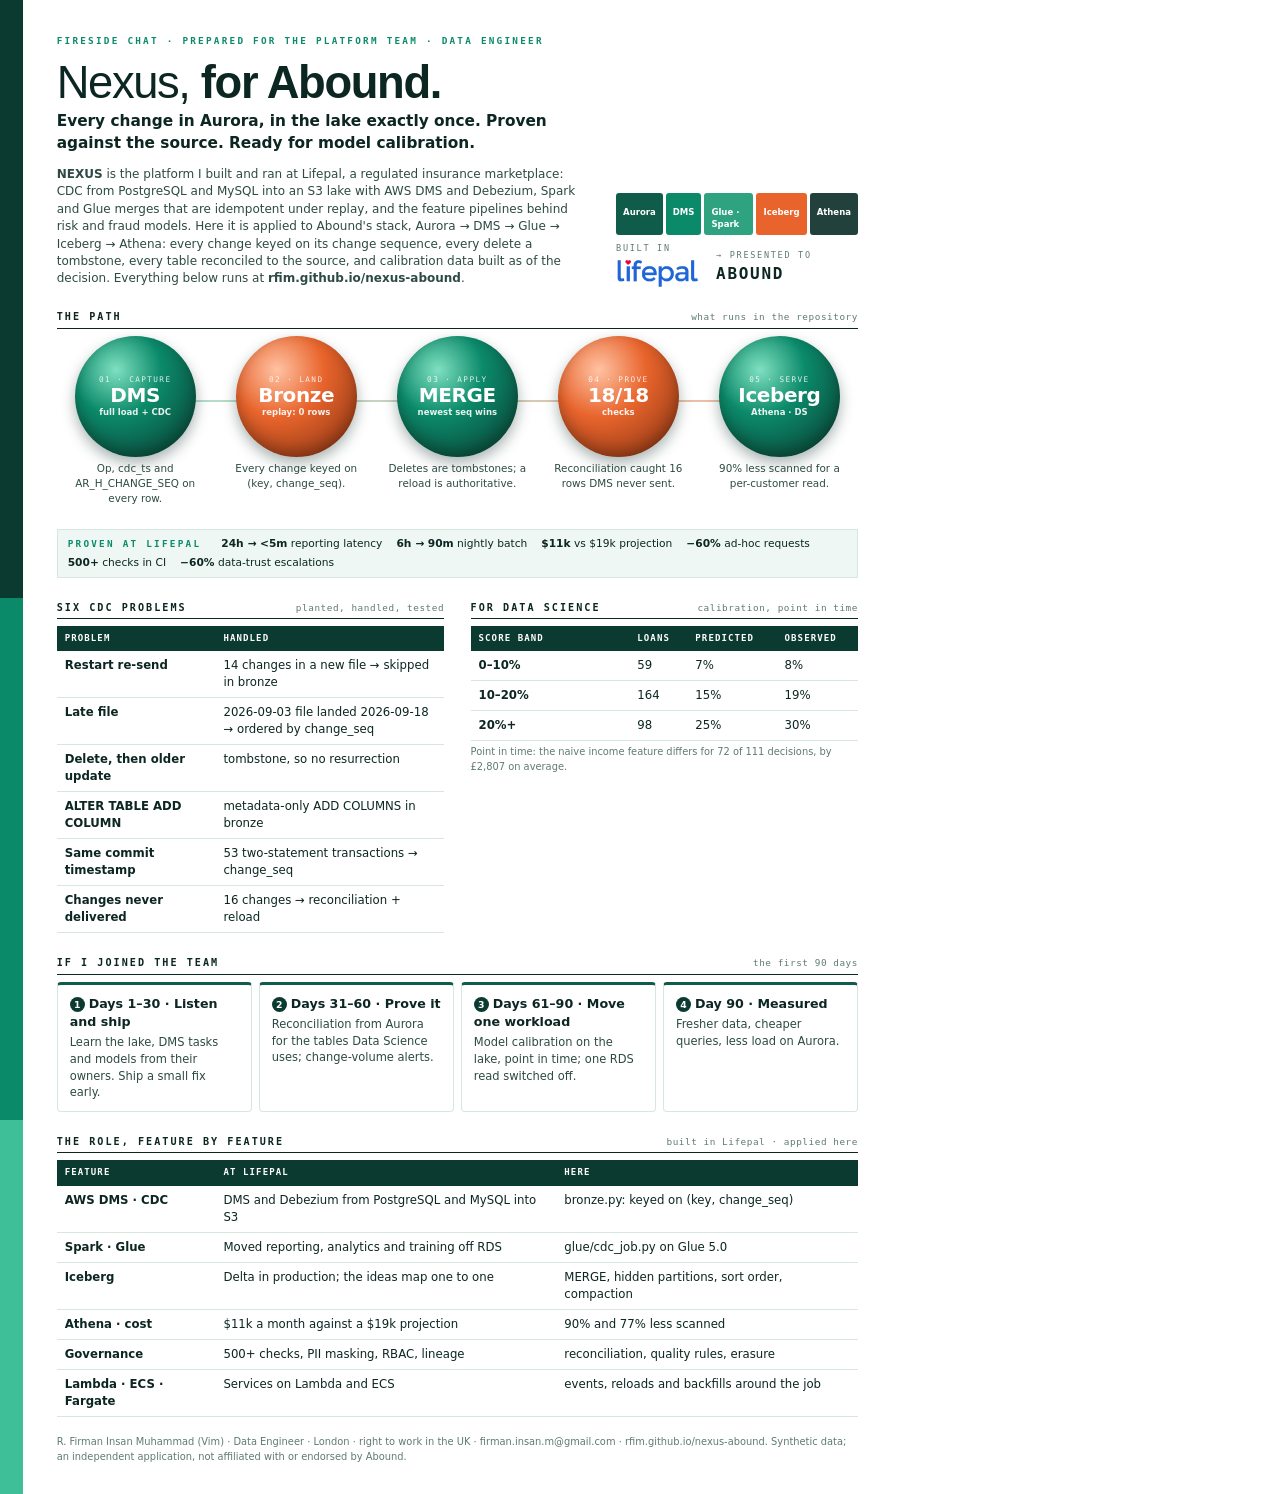
<file: docs/pdf-src/one_page.html>
<!doctype html><html lang="en"><head><meta charset="utf-8"><title>Nexus for Abound · One page</title><link rel="stylesheet" href="style.css"><style>
@page{margin:0}
body{width:238mm;position:relative}
body::before{content:"";position:absolute;left:0;top:0;bottom:0;width:6mm;background:linear-gradient(180deg,var(--navy) 0 40%,var(--violet) 40% 75%,var(--violet2) 75% 100%)}
.page{padding:9mm 11mm 8mm 15mm}
.top{display:grid;grid-template-columns:1fr 64mm;gap:8mm;align-items:end}
.top h1{font-size:34pt;line-height:1.05;margin:3mm 0 1mm}
.top .tl{font-size:11.5pt;font-weight:800}
.top p{font-size:9pt;color:var(--ink2);margin-top:3mm}
.sec{margin-top:6mm}
.cols{display:grid;grid-template-columns:1fr 1fr;gap:7mm}
.feat td{font-size:8pt;padding:5px 7px}
.feat td.k{font-family:var(--mono);font-size:7.4pt;width:28mm}
.days{display:grid;grid-template-columns:repeat(4,1fr);gap:7px}
.days .card h3{font-size:9.5pt}
.days .n{display:inline-grid;place-items:center;width:15px;height:15px;border-radius:50%;background:var(--navy);color:#fff;font-size:7pt;font-weight:800;margin-right:4px}
</style></head><body><div class="page">
<div class="kicker">Fireside chat · prepared for the Platform team · Data Engineer</div>
<div class="top"><div><h1>Nexus, <b>for Abound.</b></h1>
  <div class="tl">Every change in Aurora, in the lake exactly once. Proven against the source. Ready for model calibration.</div>
  <p><b>NEXUS</b> is the platform I built and ran at Lifepal, a regulated insurance marketplace: CDC from PostgreSQL and MySQL into an S3 lake with AWS DMS and Debezium, Spark and Glue merges that are idempotent under replay, and the feature pipelines behind risk and fraud models. Here it is applied to Abound's stack, Aurora → DMS → Glue → Iceberg → Athena: every change keyed on its change sequence, every delete a tombstone, every table reconciled to the source, and calibration data built as of the decision. Everything below runs at <b>rfim.github.io/nexus-abound</b>.</p></div>
  <div><div class="tiles"><span>Aurora</span><span>DMS</span><span>Glue · Spark</span><span>Iceberg</span><span>Athena</span></div><div class="built"><div><div class="k2">BUILT IN</div><span class="lp"><img src="lifepal.png" alt="Lifepal" style="height:30px"></span></div><div class="k2" style="margin-left:6px">→ PRESENTED TO <b style="font-size:12pt;color:var(--ink)">Abound</b></div></div></div></div>

<div class="sec"><div class="sh"><b>The path</b><i>what runs in the repository</i></div>
<div class="spheres" style="grid-template-columns:repeat(5,1fr)"><div class="sph"><div class="ball"><small>01 · CAPTURE</small><b>DMS</b><i>full load + CDC</i></div><p>Op, cdc_ts and AR_H_CHANGE_SEQ on every row.</p></div><div class="sph"><div class="ball"><small>02 · LAND</small><b>Bronze</b><i>replay: 0 rows</i></div><p>Every change keyed on (key, change_seq).</p></div><div class="sph"><div class="ball"><small>03 · APPLY</small><b>MERGE</b><i>newest seq wins</i></div><p>Deletes are tombstones; a reload is authoritative.</p></div><div class="sph"><div class="ball"><small>04 · PROVE</small><b>18/18</b><i>checks</i></div><p>Reconciliation caught 16 rows DMS never sent.</p></div><div class="sph"><div class="ball"><small>05 · SERVE</small><b>Iceberg</b><i>Athena · DS</i></div><p>90% less scanned for a per-customer read.</p></div></div></div>

<div class="sec"><div class="proof"><span class="kicker">Proven at Lifepal</span><span><b>24h → &lt;5m</b> reporting latency</span><span><b>6h → 90m</b> nightly batch</span><span><b>$11k</b> vs $19k projection</span><span><b>−60%</b> ad-hoc requests</span><span><b>500+</b> checks in CI</span><span><b>−60%</b> data-trust escalations</span></div></div>

<div class="sec cols"><div><div class="sh"><b>Six CDC problems</b><i>planted, handled, tested</i></div><table><tr><th>Problem</th><th>Handled</th></tr><tr><td class="k">Restart re-send</td><td class="">14 changes in a new file → skipped in bronze</td></tr><tr><td class="k">Late file</td><td class="">2026-09-03 file landed 2026-09-18 → ordered by change_seq</td></tr><tr><td class="k">Delete, then older update</td><td class="">tombstone, so no resurrection</td></tr><tr><td class="k">ALTER TABLE ADD COLUMN</td><td class="">metadata-only ADD COLUMNS in bronze</td></tr><tr><td class="k">Same commit timestamp</td><td class="">53 two-statement transactions → change_seq</td></tr><tr><td class="k">Changes never delivered</td><td class="">16 changes → reconciliation + reload</td></tr></table></div>
<div><div class="sh"><b>For Data Science</b><i>calibration, point in time</i></div><table><tr><th>Score band</th><th>Loans</th><th>Predicted</th><th>Observed</th></tr><tr><td class="k">0–10%</td><td class="">59</td><td class="">7%</td><td class="">8%</td></tr><tr><td class="k">10–20%</td><td class="">164</td><td class="">15%</td><td class="">19%</td></tr><tr><td class="k">20%+</td><td class="">98</td><td class="">25%</td><td class="">30%</td></tr></table>
<p class="src">Point in time: the naive income feature differs for 72 of 111 decisions, by £2,807 on average.</p></div></div>

<div class="sec"><div class="sh"><b>If I joined the team</b><i>the first 90 days</i></div><div class="days"><div class="card"><h3><span class="n">1</span>Days 1–30 · Listen and ship</h3><p>Learn the lake, DMS tasks and models from their owners. Ship a small fix early.</p></div><div class="card"><h3><span class="n">2</span>Days 31–60 · Prove it</h3><p>Reconciliation from Aurora for the tables Data Science uses; change-volume alerts.</p></div><div class="card"><h3><span class="n">3</span>Days 61–90 · Move one workload</h3><p>Model calibration on the lake, point in time; one RDS read switched off.</p></div><div class="card"><h3><span class="n">4</span>Day 90 · Measured</h3><p>Fresher data, cheaper queries, less load on Aurora.</p></div></div></div>

<div class="sec"><div class="sh"><b>The role, feature by feature</b><i>built in Lifepal · applied here</i></div><table><tr><th>Feature</th><th>At Lifepal</th><th>Here</th></tr><tr><td class="k">AWS DMS · CDC</td><td class="">DMS and Debezium from PostgreSQL and MySQL into S3</td><td class="">bronze.py: keyed on (key, change_seq)</td></tr><tr><td class="k">Spark · Glue</td><td class="">Moved reporting, analytics and training off RDS</td><td class="">glue/cdc_job.py on Glue 5.0</td></tr><tr><td class="k">Iceberg</td><td class="">Delta in production; the ideas map one to one</td><td class="">MERGE, hidden partitions, sort order, compaction</td></tr><tr><td class="k">Athena · cost</td><td class="">$11k a month against a $19k projection</td><td class="">90% and 77% less scanned</td></tr><tr><td class="k">Governance</td><td class="">500+ checks, PII masking, RBAC, lineage</td><td class="">reconciliation, quality rules, erasure</td></tr><tr><td class="k">Lambda · ECS · Fargate</td><td class="">Services on Lambda and ECS</td><td class="">events, reloads and backfills around the job</td></tr></table></div>
<p class="src" style="margin-top:5mm">R. Firman Insan Muhammad (Vim) · Data Engineer · London · right to work in the UK · firman.insan.m@gmail.com · rfim.github.io/nexus-abound. Synthetic data; an independent application, not affiliated with or endorsed by Abound.</p>
</div></body></html>
</file>
<file: assets/site.css>
/* NEXUS for Abound. Abound-toned palette (approximate): deep green ink, fresh green, warm coral accent. */
:root{
  --ink:#0c2622;--ink2:#23413c;--navy:#08201c;--navy2:#0f2f2a;--muted:#587470;--line:#dbe7e3;--wash:#eef7f3;
  --violet:#0b8a6a;--violet2:#3fd0a4;--pink:#ff7a45;--mint:#14b88a;--amber:#b07a00;--amber-bg:#fff6df;--red:#d93a5b;
  --paper:#f8fbf9;--white:#fff;--width:1220px;
  --font:"Inter",system-ui,-apple-system,"Segoe UI",sans-serif;
  --mono:"JetBrains Mono","SFMono-Regular",Consolas,ui-monospace,monospace;
}
*{box-sizing:border-box}
html{scroll-behavior:smooth}
body{margin:0;color:var(--ink);background:var(--paper);font:400 16px/1.6 var(--font);-webkit-font-smoothing:antialiased}
a{color:inherit;text-decoration:none}
button{font:inherit;cursor:pointer}
code,.mono{font-family:var(--mono);font-size:.86em}
:focus-visible{outline:3px solid var(--violet2);outline-offset:3px}
.shell{width:min(calc(100% - 2rem),var(--width));margin-inline:auto}
.skip{position:absolute;left:1rem;top:-5rem;z-index:100;background:#fff;padding:.5rem 1rem}.skip:focus{top:1rem}
h1,h2,h3{letter-spacing:-.02em;margin:0;line-height:1.1}
h2{font-size:clamp(2rem,4.2vw,3.4rem);font-weight:750}
h2 em{font-style:normal;color:var(--violet)}
h3{font-size:1.12rem;font-weight:700}
p{margin:.4rem 0}
.kicker{font-size:.7rem;letter-spacing:.2em;text-transform:uppercase;font-weight:700;color:var(--violet)}
.lede{color:var(--ink2);font-size:1.08rem;max-width:62ch}
.section{padding:clamp(3.5rem,7vw,6rem) 0}
.section.alt{background:#fff;border-block:1px solid var(--line)}
.section.dark{background:var(--navy);color:#e8f5f1}
.section.dark .lede,.section.dark p{color:#c4ddd6}
.section.dark h2 em{color:var(--pink)}
.head{display:grid;grid-template-columns:minmax(0,1.1fr) minmax(260px,.7fr);gap:3rem;align-items:end;margin:1rem 0 2.2rem}
.head>p{color:var(--muted);margin:0}
.section.dark .head>p{color:#9cc0b7}
.index{display:flex;justify-content:space-between;border-bottom:1px solid var(--line);padding-bottom:.7rem;font-size:.68rem;
  font-weight:800;letter-spacing:.16em;text-transform:uppercase;color:var(--violet)}
.index span:last-child{color:var(--muted)}
.section.dark .index{border-color:#1f4a42;color:var(--violet2)}
.grid{display:grid;gap:1rem}
.g2{grid-template-columns:repeat(2,minmax(0,1fr))}.g3{grid-template-columns:repeat(3,minmax(0,1fr))}
.g4{grid-template-columns:repeat(4,minmax(0,1fr))}.g5{grid-template-columns:repeat(5,minmax(0,1fr))}
.card{background:#fff;border:1px solid var(--line);border-radius:14px;padding:1.2rem 1.3rem}
.card p,.card li{color:var(--ink2);font-size:.94rem}
.section.dark .card{background:var(--navy2);border-color:#1f4a42}
.section.dark .card p,.section.dark .card li{color:#c4ddd6}
.card.top-v{border-top:4px solid var(--violet)}.card.top-p{border-top:4px solid var(--pink)}
.big{font-size:clamp(1.8rem,3vw,2.5rem);font-weight:800;letter-spacing:-.03em;color:var(--violet);line-height:1}
.big.p{color:var(--pink)}
.chip{display:inline-flex;align-items:center;gap:.35rem;font-size:.78rem;font-weight:650;padding:.25rem .7rem;border-radius:99px;
  background:var(--wash);color:var(--violet);border:1px solid var(--line);margin:.15rem .2rem .15rem 0}
.chip.dark{background:#12382f;border-color:#2a5a50;color:#d3ece5}
.callout{background:var(--wash);border-left:3px solid var(--violet);padding:.8rem 1rem;border-radius:0 10px 10px 0;font-size:.94rem;color:var(--ink2)}
.callout.amber{background:var(--amber-bg);border-left-color:var(--amber)}
.callout.pink{border-left-color:var(--pink)}
table{border-collapse:collapse;width:100%}
th{font-size:.68rem;letter-spacing:.14em;text-transform:uppercase;color:var(--muted);text-align:left;padding:.55rem .6rem;border-bottom:1.5px solid var(--ink)}
td{padding:.55rem .6rem;border-bottom:1px solid var(--line);vertical-align:top;font-size:.92rem}
td.k{font-weight:700}
.num{text-align:right;font-variant-numeric:tabular-nums}
.tablewrap{overflow-x:auto;border:1px solid var(--line);border-radius:12px;background:#fff}
.tablewrap table td,.tablewrap table th{white-space:nowrap}
pre{background:var(--navy);color:#e3f3ee;border-radius:12px;padding:1rem 1.1rem;font:400 .8rem/1.55 var(--mono);overflow-x:auto;margin:0}
pre .c{color:#8fb3aa}pre .k{color:var(--pink)}pre .s{color:#7ce0bf}pre .n{color:#ffd27a}
.button{display:inline-flex;align-items:center;gap:.7rem;min-height:46px;padding:.65rem 1.05rem;border-radius:10px;font-weight:700;font-size:.9rem;
  transition:transform .15s,background .15s;border:1px solid transparent}
.button:hover{transform:translateY(-2px)}
.b-primary{background:var(--violet);color:#fff}.b-primary:hover{background:#10a27d}
.b-pink{background:var(--pink);color:#fff}
.b-ghost{border-color:#2e5f55;color:#e8f5f1;background:rgba(255,255,255,.04)}.b-ghost:hover{border-color:var(--violet2)}
.b-light{border-color:var(--line);background:#fff;color:var(--ink)}
.live{width:8px;height:8px;border-radius:50%;background:var(--mint);box-shadow:0 0 0 0 rgba(20,184,138,.6);animation:ping 2s infinite}
@keyframes ping{0%{box-shadow:0 0 0 0 rgba(20,184,138,.6)}80%,100%{box-shadow:0 0 0 9px rgba(20,184,138,0)}}

/* header */
.site-header{position:sticky;top:0;z-index:30;background:rgba(8,32,28,.94);backdrop-filter:blur(10px);color:#e8f5f1;border-bottom:1px solid #1a3f38}
.site-header .shell{display:flex;align-items:center;justify-content:space-between;gap:1.5rem;min-height:66px}
.brand{display:flex;align-items:center;gap:.6rem;font-weight:800;letter-spacing:.02em}
.brand-mark{width:24px;height:24px;border-radius:7px;background:conic-gradient(from 200deg,var(--violet),var(--pink),var(--violet));
  box-shadow:inset 0 0 0 5px var(--navy)}
.brand small{color:var(--violet2);font-weight:500}
.site-header nav{display:flex;gap:1.3rem;flex-wrap:wrap;justify-content:flex-end;font-size:.86rem;font-weight:600}
.site-header nav a{opacity:.85;display:inline-flex;align-items:center;gap:.4rem}.site-header nav a:hover,.site-header nav a[aria-current]{opacity:1;color:var(--violet2)}
.nav-code{color:var(--pink)!important}

/* hero */
.hero{position:relative;overflow:hidden;background:radial-gradient(110% 90% at 85% 10%,#0f5c4a 0%,#0f3530 35%,#08201c 70%);color:#e8f5f1;
  padding:clamp(3.5rem,8vw,6.5rem) 0 clamp(3rem,6vw,4.5rem)}
.hero canvas{position:absolute;inset:0;width:100%;height:100%;opacity:.75}
.hero .shell{position:relative}
.built{display:flex;align-items:center;gap:1rem;flex-wrap:wrap;margin-bottom:2rem}
.built small{display:block;font-size:.66rem;letter-spacing:.2em;text-transform:uppercase;color:#9cc0b7;margin-bottom:.35rem}
.logo-tile{display:inline-flex;background:#fff;border-radius:10px;padding:.45rem .8rem;box-shadow:0 6px 24px rgba(0,0,0,.25)}
.logo-tile img{height:28px;width:auto;display:block}
.built i{font-style:normal;color:var(--pink);font-weight:800;font-size:1.5rem}
.built b{font-size:1.55rem;letter-spacing:-.02em}
.hero h1{font-size:clamp(3.6rem,10vw,7.5rem);font-weight:800;letter-spacing:-.05em;line-height:.95}
.hero .sub{font-size:clamp(1.15rem,2.2vw,1.6rem);color:var(--violet2);font-weight:650;margin-top:.6rem;max-width:30ch}
.hero .lede{color:#cde3dd;margin-top:1.2rem;max-width:66ch}
.cta{display:flex;flex-wrap:wrap;gap:.7rem;margin-top:1.8rem}
.proof{display:flex;flex-wrap:wrap;gap:.4rem;margin-top:1.6rem;align-items:center}
.proof b{font-size:.68rem;letter-spacing:.18em;color:var(--pink);margin-right:.4rem}

/* path */
.path{display:grid;grid-template-columns:repeat(5,minmax(0,1fr));gap:.8rem;position:relative}
.step{background:#fff;border:1px solid var(--line);border-radius:14px;padding:1rem;position:relative}
.step .n{font-size:.68rem;letter-spacing:.18em;color:var(--violet);font-weight:800}
.step .big{font-size:1.7rem;margin:.35rem 0}
.step:nth-child(2n) .big{color:var(--pink)}
.step p{font-size:.86rem;color:var(--ink2)}
.step:not(:last-child)::after{content:"→";position:absolute;right:-.75rem;top:42%;color:var(--violet);font-weight:800;z-index:2}

/* integrations */
.integrations{display:grid;grid-template-columns:repeat(3,minmax(0,1fr));gap:1rem}
.integration{border-radius:16px;padding:1.2rem;background:linear-gradient(160deg,#133f37,#0c2d28);border:1px solid #285a50}
.integration h3{color:#fff;margin-bottom:.6rem}
.integration .chip{background:#18463d;border-color:#2e5f55;color:#dcefe9}

/* footer */
footer{background:var(--navy);color:#9cc0b7;font-size:.86rem;padding:2.5rem 0}
footer a{color:#d3ece5;text-decoration:underline;text-underline-offset:3px}

/* MCP stage */
.stage{position:relative;background:radial-gradient(90% 120% at 50% 0%,#12443b 0%,#08201c 60%);border:1px solid #1f4a42;border-radius:20px;overflow:hidden}
.stage svg{display:block;width:100%;height:auto}
.svgwrap{overflow-x:auto}
.node rect{fill:#0f3530;stroke:#2e5f55;stroke-width:1.5;transition:fill .35s,stroke .35s}
.node text{fill:#e3f3ee;font:600 15px var(--font)}
.node text.sm{font:500 11.5px var(--font);fill:#9cc0b7}
.node.on rect{fill:#0b6b53;stroke:var(--violet2)}
.node.hot rect{fill:#6b3220;stroke:var(--pink)}
.node.off rect{opacity:.35}
.wire{fill:none;stroke:#285a50;stroke-width:2;stroke-dasharray:6 7}
.wire.on{stroke:var(--violet2);animation:dash 1s linear infinite}
.wire.hot{stroke:var(--pink);animation:dash .7s linear infinite}
@keyframes dash{to{stroke-dashoffset:-26}}
.packet{filter:drop-shadow(0 0 6px rgba(255,79,139,.9))}
.tool-pill{transition:opacity .4s,transform .4s}
.stage-ui{display:grid;grid-template-columns:minmax(0,1.35fr) minmax(300px,1fr);gap:0;border-top:1px solid #1f4a42}
.steps-list{list-style:none;margin:0;padding:1rem 1.2rem;max-height:430px;overflow:auto;border-right:1px solid #1f4a42}
.steps-list li{display:grid;grid-template-columns:28px 1fr;gap:.6rem;padding:.55rem .4rem;border-radius:10px;color:#a6c4bc;font-size:.9rem;cursor:pointer}
.steps-list li b{color:#d3ece5;display:block;font-size:.92rem}
.steps-list li .dot{width:24px;height:24px;border-radius:50%;border:1.5px solid #2e5f55;display:grid;place-items:center;font-size:.72rem;font-weight:800;color:#8fb3aa}
.steps-list li.done .dot{background:var(--violet);border-color:var(--violet);color:#fff}
.steps-list li.now{background:#12382f}
.steps-list li.now .dot{background:var(--pink);border-color:var(--pink);color:#fff;animation:ping 1.6s infinite}
.wirelog{padding:1rem 1.1rem;background:#04130f;max-height:430px;overflow:auto;font:400 .76rem/1.5 var(--mono);color:#cde3dd}
.wirelog .msg{border-left:2px solid #2e5f55;padding:.35rem .6rem;margin-bottom:.55rem;white-space:pre-wrap;word-break:break-word;animation:fadein .35s}
.wirelog .msg.req{border-color:var(--violet2)}.wirelog .msg.res{border-color:var(--mint)}.wirelog .msg.err{border-color:var(--pink)}
.wirelog .msg .dir{display:block;font-size:.66rem;letter-spacing:.14em;text-transform:uppercase;color:#8fb3aa;margin-bottom:.15rem}
@keyframes fadein{from{opacity:0;transform:translateY(4px)}to{opacity:1;transform:none}}
.controls{display:flex;flex-wrap:wrap;gap:.5rem;align-items:center;padding:.9rem 1.2rem;border-top:1px solid #1f4a42;background:#0a2621}
.controls button,.controls select{background:#12382f;color:#e8f5f1;border:1px solid #2e5f55;border-radius:9px;padding:.45rem .8rem;font-weight:650;font-size:.85rem}
.controls button.primary{background:var(--violet);border-color:var(--violet)}
.controls .grow{flex:1}
.controls label{font-size:.78rem;color:#9cc0b7}
.caption{padding:1rem 1.2rem;color:#e8f5f1;font-size:1rem;min-height:3.2rem;border-top:1px solid #1f4a42;background:#0c2d28}
.caption b{color:var(--pink)}

/* story tabs */
.tabs{display:flex;flex-wrap:wrap;gap:.4rem;margin:0 0 .8rem}
.tabs [role=tab]{border:1px solid #2e5f55;background:#0f3530;color:#cde3dd;border-radius:10px;padding:.6rem 1rem;font-weight:700;font-size:.88rem}
.tabs [role=tab][aria-selected=true]{background:var(--violet);border-color:var(--violet);color:#fff}
.tabs [role=tab][data-view=lifepal][aria-selected=true]{background:#1f6fe0;border-color:#1f6fe0}
.tabs [role=tab][data-view=lesson][aria-selected=true]{background:var(--pink);border-color:var(--pink)}
.stage[data-view=lifepal] .caption{background:#0f2a5c}.stage[data-view=lifepal] .caption b{color:#8fc2ff}
.stage[data-view=lesson] .caption{background:#4a2416}
.lesson{border-radius:12px;padding:.8rem 1rem;margin-top:.2rem}
.lesson b{display:block;font-size:.72rem;letter-spacing:.16em;text-transform:uppercase;margin-bottom:.2rem}
.lesson.lifepal{background:#e9f2ff;border-left:4px solid #1f6fe0}.lesson.lifepal b{color:#1f6fe0}
.lesson.lesson{background:#ffeef4;border-left:4px solid var(--pink)}.lesson.lesson b{color:var(--pink)}

/* code: editor + console */
.ide{display:grid;grid-template-columns:250px minmax(0,1fr);border:1px solid #1f4a42;border-radius:16px;overflow:hidden;background:#061d19;height:720px}
.tree{overflow:auto;border-right:1px solid #1f4a42;padding:.6rem 0;background:#0a2621}
.tree-dir{font:700 .68rem var(--mono);letter-spacing:.08em;color:#8fb3aa;padding:.7rem .9rem .25rem}
.tree-file{display:flex;justify-content:space-between;align-items:center;width:100%;border:0;background:none;color:#d3ece5;text-align:left;padding:.28rem .9rem .28rem 1.3rem;font:500 .8rem var(--mono)}
.tree-file:hover{background:#12382f}.tree-file.active{background:#0b6b53;color:#fff}
.dot-browser,.dot-spark,.dot-tests,.dot-view{display:inline-block;width:8px;height:8px;border-radius:50%;flex:none}
.dot-browser{background:var(--mint)}.dot-local{background:#5fb4ff;display:inline-block;width:8px;height:8px;border-radius:50%;flex:none}.dot-spark{background:#f0a23a}.dot-tests{background:var(--violet2)}.dot-view{background:#4a4d86}
.ide-main{display:grid;grid-template-rows:auto minmax(0,1fr) 230px;min-width:0}
.ide-bar{display:flex;align-items:center;gap:.5rem;padding:.55rem .8rem;border-bottom:1px solid #1f4a42;background:#0c2d28;flex-wrap:wrap}
.ide-bar code{color:#fff;font-size:.82rem}.ide-bar .grow{flex:1}
.ide-bar button,.ide-bar a.ghost{border:1px solid #2e5f55;background:#12382f;color:#e8f5f1;border-radius:8px;padding:.35rem .7rem;font-size:.8rem;font-weight:650}
.ide-bar button.primary{background:var(--violet);border-color:var(--violet)}.ide-bar button:disabled{opacity:.45;cursor:not-allowed}
.ide-bar kbd{font:500 .66rem var(--mono);opacity:.75;margin-left:.3rem}
.badge,.pill{font:700 .66rem var(--font);letter-spacing:.04em;padding:.18rem .55rem;border-radius:99px}
.b-run{background:#0d3b30;color:#7ce0bf}.b-spark{background:#3d2a0c;color:#f6c27a}.b-test{background:#241f73;color:#cfc7ff}.b-view{background:#12382f;color:#9cc0b7}.b-dirty{background:#4a1f3a;color:#ff9cc0}.b-local{background:#0f2a5c;color:#9fd0ff}
.editor{min-height:0;overflow:hidden}
.CodeMirror{height:100%;font:400 .8rem/1.55 var(--mono)}
.cm-s-nexus.CodeMirror{background:#061d19;color:#e3f3ee}.cm-s-nexus .CodeMirror-gutters{background:#0a2621;border-right:1px solid #1a3f38}
.cm-s-nexus .CodeMirror-linenumber{color:#4f5290}.cm-s-nexus .CodeMirror-cursor{border-left:2px solid var(--pink)}
.cm-s-nexus .CodeMirror-selected,.cm-s-nexus.CodeMirror-focused .CodeMirror-selected{background:#2a2d78}
.cm-s-nexus .cm-keyword{color:#ff9a6a}.cm-s-nexus .cm-def{color:#8fc2ff}.cm-s-nexus .cm-string{color:#7ce0bf}.cm-s-nexus .cm-comment{color:#7b7eb8;font-style:italic}
.cm-s-nexus .cm-number,.cm-s-nexus .cm-atom{color:#ffd27a}.cm-s-nexus .cm-builtin{color:#b9e6d8}.cm-s-nexus .cm-variable-2,.cm-s-nexus .cm-meta{color:#b9b7ff}.cm-s-nexus .cm-property{color:#d3ece5}
.console{margin:0;border-radius:0;border-top:1px solid #1f4a42;background:#070820;color:#e3f3ee;overflow:auto;font-size:.76rem;white-space:pre-wrap}
.o-note{color:#9cc0b7}.o-err{color:#ff9a7a}.o-ok{color:#7ce0bf}.o-cmd{color:#ffd27a}
.legend{display:flex;gap:1.2rem;flex-wrap:wrap;margin-top:.7rem;font-size:.8rem;color:#9cc0b7}.legend i{margin-right:.35rem}
.tasklink{color:#d3ece5;text-decoration:none}.tasklink:hover{color:#fff;text-decoration:underline}.tasklink i{font:400 .7rem var(--mono);color:#8fb3aa;font-style:normal;margin-left:.3rem}
.suite{background:#fff}.suite summary{display:flex;gap:.8rem;align-items:center;flex-wrap:wrap}.suite summary span:nth-child(2){color:var(--muted);font-size:.86rem;flex:1}
.linkish{border:0;background:none;color:var(--violet);font-weight:700;text-decoration:underline}
.tlist{list-style:none;margin:.6rem 0 0;padding:0;columns:2;column-gap:1.5rem;font:400 .76rem var(--mono)}
.tlist li{break-inside:avoid;padding:.12rem 0}.tlist li span{display:inline-block;width:1.2rem}.tlist li i{color:var(--muted);font-style:normal;margin-left:.4rem}
.tlist li.passed span{color:var(--mint)}.tlist li.failed{color:var(--red)}.tlist li.skipped{color:var(--muted)}
#t-live .tlist{columns:2}
@media (max-width:980px){.ide{grid-template-columns:1fr;height:auto}.tree{max-height:220px;border-right:0;border-bottom:1px solid #1f4a42}.ide-main{grid-template-rows:auto 420px 220px}.tlist{columns:1}}

/* chat */
.chat{display:grid;grid-template-columns:minmax(0,1fr) minmax(0,1.1fr);gap:1rem}
.asks{display:flex;flex-wrap:wrap;gap:.45rem}
.asks button{background:#fff;border:1px solid var(--line);border-radius:99px;padding:.45rem .85rem;font-size:.85rem;color:var(--ink);font-weight:550}
.asks button:hover{border-color:var(--violet);color:var(--violet)}
.asks button.refuse{border-style:dashed}
.chatbox{display:flex;gap:.5rem;margin-top:.8rem}
.chatbox input{flex:1;border:1px solid var(--line);border-radius:10px;padding:.7rem .9rem;font:inherit}
.answer{background:#fff;border:1px solid var(--line);border-radius:14px;padding:1.1rem;min-height:280px}
.answer .bubble{background:var(--wash);border-radius:12px;padding:.8rem 1rem;margin:.6rem 0;font-size:.98rem}
.answer .bubble.no{background:#ffeef3;border:1px solid #ffc7d6}
.answer .cite{font-size:.8rem;color:var(--muted);border-top:1px dashed var(--line);margin-top:.6rem;padding-top:.5rem}
.trace{font:400 .76rem/1.5 var(--mono);background:var(--navy);color:#cde3dd;border-radius:10px;padding:.7rem .9rem;margin-top:.6rem;white-space:pre-wrap}
.persona{display:flex;gap:.4rem;flex-wrap:wrap;margin-bottom:.8rem}
.persona button{border:1px solid var(--line);background:#fff;border-radius:10px;padding:.45rem .8rem;font-size:.85rem;font-weight:650}
.persona button[aria-pressed=true]{background:var(--ink);color:#fff;border-color:var(--ink)}

/* run page */
.bars{display:grid;gap:.35rem}
.bar{display:grid;grid-template-columns:minmax(200px,1.2fr) 3fr 60px;gap:.7rem;align-items:center;font-size:.86rem}
.bar .track{height:14px;background:var(--wash);border-radius:6px;position:relative;overflow:hidden}
.bar .fill{position:absolute;top:0;bottom:0;background:linear-gradient(90deg,var(--violet),var(--pink));border-radius:6px;transform-origin:left;animation:grow .9s ease-out both}
@keyframes grow{from{transform:scaleX(0)}to{transform:scaleX(1)}}
.pass{color:var(--mint);font-weight:700}.fail{color:var(--red);font-weight:700}
details{border:1px solid var(--line);border-radius:12px;background:#fff;padding:.7rem 1rem;margin:.5rem 0}
details summary{cursor:pointer;font-weight:650}
.delta-up{color:var(--mint)}.delta-down{color:var(--red)}

/* on-call */
.timeline{position:relative;padding-left:1.6rem}
.timeline::before{content:"";position:absolute;left:.45rem;top:.3rem;bottom:.3rem;width:2px;background:var(--line)}
.tl{position:relative;margin-bottom:1rem;opacity:.25;transition:opacity .5s}
.tl.on{opacity:1}
.tl::before{content:"";position:absolute;left:-1.42rem;top:.35rem;width:14px;height:14px;border-radius:50%;background:#fff;border:3px solid var(--violet)}
.tl.on::before{background:var(--violet)}
.tl .t{font:700 .78rem var(--mono);color:var(--pink)}
.diff{font:400 .8rem/1.55 var(--mono);background:var(--navy);color:#cde3dd;border-radius:10px;padding:.8rem 1rem;white-space:pre-wrap;overflow-wrap:anywhere}
.diff .add{color:#7ce0bf}.diff .del{color:#ff9a7a}

.oncall-grid{grid-template-columns:minmax(0,1.3fr) minmax(0,1fr);gap:2rem}
.grid>*,.chat>*,.stage-ui>*,.head>*,.integrations>*,.path>*{min-width:0}
pre,.trace,.wirelog{max-width:100%;overflow-wrap:anywhere}
.trace{white-space:pre-wrap}
.controls select{max-width:100%}
@media (max-width:980px){
  .oncall-grid{grid-template-columns:1fr}
  .head,.stage-ui,.chat{grid-template-columns:1fr}
  .g3,.g4,.g5,.path,.integrations{grid-template-columns:repeat(2,minmax(0,1fr))}
  .step:not(:last-child)::after{display:none}
  .steps-list{border-right:0;border-bottom:1px solid #1f4a42}
  .site-header nav{gap:.8rem;font-size:.8rem}
}
@media (max-width:620px){
  .controls{gap:.4rem}.controls .grow{display:none}.controls label{width:100%}.controls select{width:100%}
  .built b{font-size:1.2rem}
  .stage svg{min-width:720px}
  .hero h1{font-size:3.4rem}
  .g2,.g3,.g4,.g5,.path,.integrations{grid-template-columns:1fr}
  .bar{grid-template-columns:1fr}
  .site-header nav a:not(.keep){display:none}
}
@media (prefers-reduced-motion:reduce){*{animation:none!important;transition:none!important}}
.bar>*{min-width:0}.tasklink,.tlist li,.suite summary{overflow-wrap:anywhere}
@media (max-width:620px){.tasklink i{display:block;margin-left:0}.tlist li i{display:block;margin-left:1.2rem}}

.section.dark #agent-report p,.section.dark #agent-report li{color:var(--ink2)}.section.dark #agent-report b,.section.dark #agent-report h3{color:var(--ink)}
#agent-trace,#agent-report{min-width:0;overflow-wrap:anywhere}
/* editor: Code | Lineage tabs */
.ide-tabs{display:flex;background:#061d19;border:1px solid #2e5f55;border-radius:9px;padding:2px;gap:2px}
.ide-bar .ide-tabs button{border:0;background:none;color:#9cc0b7;padding:.28rem .7rem;border-radius:7px}
.ide-bar .ide-tabs button.on{background:#0b6b53;color:#fff}
.lineage{min-height:0;overflow:auto;background:#061d19;display:grid;grid-template-columns:minmax(0,1fr) 260px}
.lineage[hidden]{display:none}
#lin-svg{width:100%;min-width:640px;height:auto;display:block}
.lin-info{overflow-wrap:anywhere;border-left:1px solid #1f4a42;padding:.8rem .9rem;font-size:.8rem;color:#d3ece5;overflow:auto}
.lin-info h4{margin:.7rem 0 .3rem;font:700 .66rem var(--mono);letter-spacing:.12em;text-transform:uppercase;color:#8fb3aa}
.lin-info ul{list-style:none;margin:0;padding:0;font:400 .74rem var(--mono)}.lin-info li{padding:.1rem 0}
.lin-info button{border:0;background:none;color:#b9e6d8;font:inherit;padding:0;text-decoration:underline;text-align:left}
.ln rect{fill:#141650;stroke:#2f3270;stroke-width:1}.ln text{font:500 10.5px var(--mono);fill:#8fb3aa;pointer-events:none}
.ln{cursor:pointer}.ln:hover rect{stroke:#8fb3aa}
.ln.w rect{fill:#5a1f4a;stroke:var(--pink);stroke-width:1.6}.ln.w text{fill:#fff}
.ln.r rect{fill:#24206e;stroke:#8f7dff;stroke-width:1.6}.ln.r text{fill:#fff}
.ln.sel rect{stroke:#ffd27a;stroke-width:2.2}
.ln .bad{fill:#ff9a7a;font-weight:700}.ln .ok{fill:#7ce0bf;font-weight:700}
.le{fill:none;stroke:#23265e;stroke-width:1.1}.le.hot{stroke:#b9e6d8;stroke-width:1.8;stroke-dasharray:5 4;animation:lin-flow 1s linear infinite}
@keyframes lin-flow{to{stroke-dashoffset:-9}}
@media (prefers-reduced-motion:reduce){.le.hot{animation:none}}
.lin-key{display:flex;gap:.8rem;flex-wrap:wrap;font-size:.72rem;color:#9cc0b7;margin-top:.4rem}.lin-key i{display:inline-block;width:10px;height:10px;border-radius:3px;margin-right:.3rem;vertical-align:-1px}
@media (max-width:760px){.lineage{grid-template-columns:1fr}.lin-info{border-left:0;border-top:1px solid #1f4a42}}
/* run page: the seven sections under the editor, side by side */
.strip-nav{position:sticky;top:0;z-index:5;background:#08201c;border-top:1px solid #1f4a42;border-bottom:1px solid #1f4a42}
.strip-nav .shell{display:flex;align-items:center;gap:.4rem;padding-top:.6rem;padding-bottom:.6rem;overflow-x:auto;scrollbar-width:none}
.strip-nav .shell::-webkit-scrollbar{display:none}
.strip-nav button{flex:none;border:1px solid #2e5f55;background:#0f3530;color:#cde3dd;border-radius:99px;padding:.32rem .75rem;font:600 .78rem var(--font);white-space:nowrap}
.strip-nav button b{font:700 .72rem var(--mono);color:#8fb3aa;margin-right:.35rem}
.strip-nav button.on{background:var(--violet);border-color:var(--violet);color:#fff}.strip-nav button.on b{color:#fff}
.strip-nav .arrow{padding:.32rem .6rem}.strip-nav .grow{flex:1}
.hstrip{display:flex;overflow-x:auto;overflow-y:hidden;scroll-snap-type:x mandatory;align-items:flex-start;scroll-behavior:smooth;transition:height .3s;scrollbar-width:thin}
.hstrip>section{flex:0 0 100%;min-width:0;scroll-snap-align:start}
@media (prefers-reduced-motion:reduce){.hstrip{scroll-behavior:auto;transition:none}}
.suite summary span:nth-child(2){min-width:14rem}
/* header: "built in Lifepal" next to the brand */
.built-in{display:inline-flex;align-items:center;gap:.45rem;margin-left:.35rem;padding-left:.75rem;border-left:1px solid #2e5f55}
.built-in small{color:#9cc0b7;font:500 .72rem var(--font);letter-spacing:.04em;white-space:nowrap}
.logo-chip{display:inline-flex;align-items:center;background:#fff;border-radius:6px;padding:3px 6px}
.logo-chip img{display:block;width:56px;height:auto}
@media (max-width:520px){.built-in{padding-left:.5rem;margin-left:.15rem;flex-direction:column;align-items:flex-start;gap:.15rem}.built-in small{font-size:.62rem}.logo-chip img{width:44px}}
.brand-mark{flex:none}
/* ide-scroll-fix: one row that fits the box, so the file list and the code each scroll inside it */
.ide{grid-template-rows:minmax(0,1fr)}
.tree,.ide-main,.editor{min-height:0}
.tree{overscroll-behavior:contain}
@media (max-width:980px){.ide{grid-template-rows:auto}}
</file>
<file: assets/abound.css>
/* Components for NEXUS for Abound, on top of site.css. */
.g1{grid-template-columns:minmax(0,1fr)}
.card p.how{margin-top:.6rem;padding-top:.6rem;border-top:1px dashed #2e5f55;color:#e8f5f1}
.section.dark .tablewrap{background:#0f2f2a;border-color:#1f4a42}
.section.dark .tablewrap td{border-color:#1f4a42;color:#dcefe9}.section.dark .tablewrap th{color:#9cc0b7;border-color:#9cc0b7}
.section.dark .tablewrap code b{color:var(--pink)}
.checklist div{display:flex;justify-content:space-between;gap:1rem;border-bottom:1px solid var(--line);padding:.32rem 0;font-size:.86rem}
.incident{border-left:4px solid var(--pink)}
.task{display:grid;grid-template-columns:minmax(0,22rem) minmax(0,1fr) 3.5rem;gap:.8rem;align-items:center;font-size:.82rem;padding:.18rem 0}
.task .bar{position:relative;height:10px;background:var(--wash);border-radius:99px}
.task .bar i{position:absolute;top:0;bottom:0;background:var(--violet);border-radius:99px}
.lbar{margin:.7rem 0}.lbar .lbl{font-size:.8rem;color:#c4ddd6}
.lbar .track{height:12px;background:#0b2a25;border-radius:99px;margin:.25rem 0;overflow:hidden}
.lbar .track i{display:block;height:100%;border-radius:99px;background:#5b7a74}
.lbar .track i.merged{background:var(--violet2)}.lbar .track i.compacted{background:var(--pink)}
.lbar .val{font:600 .74rem var(--mono);color:#e8f5f1}
svg .grid{stroke:var(--line)}svg .ax{font:500 11px var(--font);fill:var(--muted)}
svg .pred{fill:var(--violet)}svg .obs{fill:var(--pink)}
.legend{font-size:.8rem;color:var(--muted);display:flex;gap:.5rem;align-items:center}
.legend .sw{display:inline-block;width:12px;height:12px;border-radius:3px}.legend .sw.pred{background:var(--violet)}.legend .sw.obs{background:var(--pink);margin-left:.6rem}
@media (max-width:760px){.task{grid-template-columns:1fr 3rem}.task .bar{grid-column:1/-1;order:3}}

/* stage legend and orchestrator tiles */
.stage .legend-row{display:flex;gap:1.2rem;flex-wrap:wrap;padding:.6rem 1.2rem;border-top:1px solid #1f4a42;font-size:.78rem;color:#9cc0b7}
.stage .legend-row i{display:inline-block;width:10px;height:10px;border-radius:50%;margin-right:.35rem;vertical-align:-1px}
.node text.xs{font:600 10px var(--mono);fill:#ffd27a}
.badge-x{transition:opacity .3s}
.section.dark .card.light{background:#fff;color:var(--ink)}
.section.dark .card.light p,.section.dark .card.light li{color:var(--ink2)}
.section.dark pre:not(.CodeMirror-line):not(.console):not(.term){background:#04130f;border:1px solid #1f4a42}

/* header on phones: brand on one line, the four links as one scrollable row */
@media (max-width:720px){
  .site-header .shell{flex-wrap:wrap;gap:.2rem 1rem;min-height:0;padding:.55rem 0 .2rem}
  .site-header .built-in{display:none!important}
  .brand>span{white-space:nowrap}
  .site-header nav{width:100%;flex-wrap:nowrap;overflow-x:auto;justify-content:flex-start;gap:1.1rem;font-size:.8rem;padding:.15rem 0 .45rem;scrollbar-width:none}
  .site-header nav::-webkit-scrollbar{display:none}
  .site-header nav a{white-space:nowrap}
}

/* "How it was chosen" under each step (assets/choice.js) */
.choice{margin:0;padding:14px 22px 16px;background:rgba(4,18,14,.55)}
.choice[hidden]{display:none}

.ch-tag{font:700 10.5px "JetBrains Mono",ui-monospace,monospace;letter-spacing:.1em;text-transform:uppercase;padding:3px 8px;border-radius:6px}
.ch-tag.m{background:rgba(52,224,161,.16);color:#34e0a1}.ch-tag.d{background:rgba(255,210,122,.14);color:#ffd27a}
.ch-q{font:600 15px Inter,system-ui,sans-serif;color:#d3e2dc}
.ch-bars{display:grid;gap:6px;max-width:860px}
.ch-row{display:grid;grid-template-columns:minmax(120px,240px) minmax(60px,1fr) minmax(70px,auto);gap:12px;align-items:center;font:500 13px Inter,system-ui,sans-serif;color:#b9cfc7}
.ch-track{height:12px;border-radius:6px;background:rgba(255,255,255,.05);overflow:hidden}
.ch-track i{display:block;height:100%;border-radius:6px;background:#4c6e61;transition:width .5s ease}
.ch-row.pick{color:#d3e2dc;font-weight:700}.ch-row.pick .ch-track i{background:#2fb487}
.ch-row.pick .ch-l::after{content:"  ✓ chosen";color:#34e0a1;font-size:11px}
.ch-v{font:600 12.5px "JetBrains Mono",ui-monospace,monospace;color:inherit;white-space:nowrap}
.ch-v small{display:block;font:500 10.5px Inter,system-ui,sans-serif;color:#7f9c92}
.ch-unit{margin-top:6px;font:500 11px "JetBrains Mono",ui-monospace,monospace;color:#7f9c92}
.ch-mx{border-collapse:collapse;font:500 13px Inter,system-ui,sans-serif;color:#b9cfc7;max-width:100%}
.ch-mx th{font:600 11px Inter,system-ui,sans-serif;color:#9cc0b7;padding:4px 12px;text-align:center;vertical-align:bottom}
.ch-mx td{padding:5px 12px;border-top:1px solid rgba(255,255,255,.06);text-align:center}
.ch-mx td:first-child{text-align:left}
.ch-mx tr.pick td{background:rgba(52,224,161,.07);color:#d3e2dc;font-weight:700}
.ch-mx tr.pick td:first-child::after{content:"  ✓ chosen";color:#34e0a1;font-size:11px}
.ch-mx b.y{color:#34e0a1}.ch-mx b.n{color:#ff7a6b}.ch-mx b.h{color:#ffd27a}
.ch-why{margin:10px 0 0;font:500 13.5px/1.5 Inter,system-ui,sans-serif;color:#cfe3db;max-width:860px}
@media (max-width:640px){.choice{padding:12px 14px}.ch-row{grid-template-columns:1fr auto}.ch-track{grid-column:1/-1;grid-row:2}.ch-mx{display:block;overflow-x:auto}}
.choice{border-top:0;border-bottom:1px solid rgba(255,255,255,.07)}
.ch-box>summary{list-style:none;display:flex;flex-wrap:wrap;align-items:center;gap:10px;cursor:pointer}
.ch-box>summary::-webkit-details-marker{display:none}
.ch-box[open]>summary{margin-bottom:10px}
.ch-toggle{margin-left:auto;font:600 12px Inter,system-ui,sans-serif;color:#9cc0b7;border:1px solid #34584b;border-radius:8px;padding:4px 10px;white-space:nowrap}
.ch-box>summary:hover .ch-toggle{color:#d3e2dc;border-color:#34e0a1}
.ch-box:not([open]) .ch-when-open,.ch-box[open] .ch-when-closed{display:none}
.ch-box:not([open]) .ch-q{font-style:italic;color:#ffd27a}
.choice details.ch-box{background:transparent;border:0;border-radius:0;padding:0;margin:0;box-shadow:none;color:inherit}
.choice details.ch-box>summary{background:transparent;padding:0;color:inherit}
#choice details,#choice details[open],#choice summary{background:transparent !important;border:0 !important;box-shadow:none !important}
.ch-body{display:grid;grid-template-columns:minmax(0,1fr) 260px;gap:22px;align-items:start}
.ch-main{min-width:0}
.ch-model{margin:0;border:1px solid rgba(255,255,255,.07);border-radius:12px;padding:6px 6px 8px;background:rgba(255,255,255,.02)}
.ch-model svg{display:block;width:100%;height:auto}
.ch-model figcaption{font:600 10.5px "JetBrains Mono",ui-monospace,monospace;color:#7f9c92;text-align:center;margin-top:2px}
.ch-n{display:inline-grid;place-items:center;width:17px;height:17px;margin-right:7px;border-radius:50%;background:#4c6e61;color:#081713;font:800 10px Inter,system-ui,sans-serif;font-style:normal;vertical-align:1px}
.ch-row.pick .ch-n,.ch-mx tr.pick .ch-n{background:#2fb487}
@media (max-width:820px){.ch-body{grid-template-columns:1fr}.ch-model{max-width:320px}}
.ch-mx,.ch-mx tr,.ch-mx th,.ch-mx td{border-color:rgba(255,255,255,.06) !important;border-left:0 !important;border-right:0 !important;border-bottom:0 !important}

/* terminal panel under a stage, as on NEXUS for Tripadvisor */
.term-wrap{border-top:1px solid #1f4a42;background:#030c09;min-width:0}
.term-bar{display:flex;align-items:center;gap:.8rem;flex-wrap:wrap;padding:.45rem .9rem;background:#0a1d17;border-bottom:1px solid #1f4a42;color:#9cc0b7;font:600 .76rem var(--mono)}
.window-dots{display:inline-flex;gap:5px}.window-dots i{width:9px;height:9px;border-radius:50%;background:#ff5f57}.window-dots i:nth-child(2){background:#febc2e}.window-dots i:nth-child(3){background:#28c840}
#term-tabs{display:flex;gap:4px}
#term-tabs button{border:1px solid #2e5f55;background:none;color:#9cc0b7;border-radius:7px;padding:.22rem .6rem;font:600 .74rem var(--mono)}
#term-tabs button.on{background:var(--pink);border-color:var(--pink);color:#fff}
.term-note{margin-left:auto;font-weight:400;font-size:.68rem;color:#6f8f87}
.section.dark pre.term{margin:0;border:0;border-radius:0;background:#030c09;color:#cfe3db;font:400 .76rem/1.55 var(--mono);padding:.8rem 1rem;max-height:320px;min-height:160px;overflow:auto;white-space:pre-wrap;overflow-wrap:anywhere}
.term i{font-style:normal;color:#4f6f67}
.t-cmd{color:#34e0a1;font-weight:600}.t-dim{color:#6f8f87}.t-err{color:#ff8a7a}.t-ok{color:#9be7c4}
.t-hit{color:#fff;background:rgba(255,122,69,.2);display:inline-block;width:100%}
.controls label select{margin-left:.3rem}
/* controls and terminal at the top of a stage, under the question */
.stage .controls.top{border-top:1px solid #1f4a42;border-bottom:1px solid #1f4a42}
.stage .controls.top + .term-wrap{border-top:0;border-bottom:1px solid #1f4a42}
/* the stage makes its diagram svg full width; technology icons inside it keep their text size */
.stage svg.ti{display:inline-block;width:1.05em;height:1.05em;vertical-align:-.17em}

/* the step's question: the first thing you see on a stage */
.choice{background:linear-gradient(90deg,rgba(255,210,122,.16),rgba(255,122,69,.08) 60%,transparent);border-bottom:2px solid rgba(255,210,122,.55)!important;
  box-shadow:inset 4px 0 0 #ffd27a;padding:14px 18px!important}
.choice .ch-box:not([open]) .ch-q{font:700 italic 1.22rem/1.3 Inter,system-ui,sans-serif;color:#ffd27a;text-shadow:0 0 18px rgba(255,210,122,.25)}
.choice .ch-box:not([open]) .ch-q::before{content:"?";display:inline-grid;place-items:center;width:1.45em;height:1.45em;margin-right:.55em;border-radius:50%;
  background:#ffd27a;color:#08201c;font:800 normal .8em Inter,system-ui,sans-serif;vertical-align:.12em;animation:askpulse 2.2s ease-in-out infinite}
.choice .ch-box[open] .ch-q{font-size:1.05rem;color:#fff}
.choice .ch-toggle{background:#ffd27a;color:#08201c!important;border-color:#ffd27a!important;font-weight:700}
.choice .ch-box>summary:hover .ch-toggle{background:#ffe2a6}
@keyframes askpulse{0%,100%{box-shadow:0 0 0 0 rgba(255,210,122,.55)}60%{box-shadow:0 0 0 8px rgba(255,210,122,0)}}
@media (prefers-reduced-motion:reduce){.choice .ch-box:not([open]) .ch-q::before{animation:none}}
</file>
<file: assets/vendor/codemirror/codemirror.css>
/* BASICS */

.CodeMirror {
  /* Set height, width, borders, and global font properties here */
  font-family: monospace;
  height: 300px;
  color: black;
  direction: ltr;
}

/* PADDING */

.CodeMirror-lines {
  padding: 4px 0; /* Vertical padding around content */
}
.CodeMirror pre.CodeMirror-line,
.CodeMirror pre.CodeMirror-line-like {
  padding: 0 4px; /* Horizontal padding of content */
}

.CodeMirror-scrollbar-filler, .CodeMirror-gutter-filler {
  background-color: white; /* The little square between H and V scrollbars */
}

/* GUTTER */

.CodeMirror-gutters {
  border-right: 1px solid #ddd;
  background-color: #f7f7f7;
  white-space: nowrap;
}
.CodeMirror-linenumbers {}
.CodeMirror-linenumber {
  padding: 0 3px 0 5px;
  min-width: 20px;
  text-align: right;
  color: #999;
  white-space: nowrap;
}

.CodeMirror-guttermarker { color: black; }
.CodeMirror-guttermarker-subtle { color: #999; }

/* CURSOR */

.CodeMirror-cursor {
  border-left: 1px solid black;
  border-right: none;
  width: 0;
}
/* Shown when moving in bi-directional text */
.CodeMirror div.CodeMirror-secondarycursor {
  border-left: 1px solid silver;
}
.cm-fat-cursor .CodeMirror-cursor {
  width: auto;
  border: 0 !important;
  background: #7e7;
}
.cm-fat-cursor div.CodeMirror-cursors {
  z-index: 1;
}
.cm-fat-cursor .CodeMirror-line::selection,
.cm-fat-cursor .CodeMirror-line > span::selection, 
.cm-fat-cursor .CodeMirror-line > span > span::selection { background: transparent; }
.cm-fat-cursor .CodeMirror-line::-moz-selection,
.cm-fat-cursor .CodeMirror-line > span::-moz-selection,
.cm-fat-cursor .CodeMirror-line > span > span::-moz-selection { background: transparent; }
.cm-fat-cursor { caret-color: transparent; }
@-moz-keyframes blink {
  0% {}
  50% { background-color: transparent; }
  100% {}
}
@-webkit-keyframes blink {
  0% {}
  50% { background-color: transparent; }
  100% {}
}
@keyframes blink {
  0% {}
  50% { background-color: transparent; }
  100% {}
}

/* Can style cursor different in overwrite (non-insert) mode */
.CodeMirror-overwrite .CodeMirror-cursor {}

.cm-tab { display: inline-block; text-decoration: inherit; }

.CodeMirror-rulers {
  position: absolute;
  left: 0; right: 0; top: -50px; bottom: 0;
  overflow: hidden;
}
.CodeMirror-ruler {
  border-left: 1px solid #ccc;
  top: 0; bottom: 0;
  position: absolute;
}

/* DEFAULT THEME */

.cm-s-default .cm-header {color: blue;}
.cm-s-default .cm-quote {color: #090;}
.cm-negative {color: #d44;}
.cm-positive {color: #292;}
.cm-header, .cm-strong {font-weight: bold;}
.cm-em {font-style: italic;}
.cm-link {text-decoration: underline;}
.cm-strikethrough {text-decoration: line-through;}

.cm-s-default .cm-keyword {color: #708;}
.cm-s-default .cm-atom {color: #219;}
.cm-s-default .cm-number {color: #164;}
.cm-s-default .cm-def {color: #00f;}
.cm-s-default .cm-variable,
.cm-s-default .cm-punctuation,
.cm-s-default .cm-property,
.cm-s-default .cm-operator {}
.cm-s-default .cm-variable-2 {color: #05a;}
.cm-s-default .cm-variable-3, .cm-s-default .cm-type {color: #085;}
.cm-s-default .cm-comment {color: #a50;}
.cm-s-default .cm-string {color: #a11;}
.cm-s-default .cm-string-2 {color: #f50;}
.cm-s-default .cm-meta {color: #555;}
.cm-s-default .cm-qualifier {color: #555;}
.cm-s-default .cm-builtin {color: #30a;}
.cm-s-default .cm-bracket {color: #997;}
.cm-s-default .cm-tag {color: #170;}
.cm-s-default .cm-attribute {color: #00c;}
.cm-s-default .cm-hr {color: #999;}
.cm-s-default .cm-link {color: #00c;}

.cm-s-default .cm-error {color: #f00;}
.cm-invalidchar {color: #f00;}

.CodeMirror-composing { border-bottom: 2px solid; }

/* Default styles for common addons */

div.CodeMirror span.CodeMirror-matchingbracket {color: #0b0;}
div.CodeMirror span.CodeMirror-nonmatchingbracket {color: #a22;}
.CodeMirror-matchingtag { background: rgba(255, 150, 0, .3); }
.CodeMirror-activeline-background {background: #e8f2ff;}

/* STOP */

/* The rest of this file contains styles related to the mechanics of
   the editor. You probably shouldn't touch them. */

.CodeMirror {
  position: relative;
  overflow: hidden;
  background: white;
}

.CodeMirror-scroll {
  overflow: scroll !important; /* Things will break if this is overridden */
  /* 50px is the magic margin used to hide the element's real scrollbars */
  /* See overflow: hidden in .CodeMirror */
  margin-bottom: -50px; margin-right: -50px;
  padding-bottom: 50px;
  height: 100%;
  outline: none; /* Prevent dragging from highlighting the element */
  position: relative;
  z-index: 0;
}
.CodeMirror-sizer {
  position: relative;
  border-right: 50px solid transparent;
}

/* The fake, visible scrollbars. Used to force redraw during scrolling
   before actual scrolling happens, thus preventing shaking and
   flickering artifacts. */
.CodeMirror-vscrollbar, .CodeMirror-hscrollbar, .CodeMirror-scrollbar-filler, .CodeMirror-gutter-filler {
  position: absolute;
  z-index: 6;
  display: none;
  outline: none;
}
.CodeMirror-vscrollbar {
  right: 0; top: 0;
  overflow-x: hidden;
  overflow-y: scroll;
}
.CodeMirror-hscrollbar {
  bottom: 0; left: 0;
  overflow-y: hidden;
  overflow-x: scroll;
}
.CodeMirror-scrollbar-filler {
  right: 0; bottom: 0;
}
.CodeMirror-gutter-filler {
  left: 0; bottom: 0;
}

.CodeMirror-gutters {
  position: absolute; left: 0; top: 0;
  min-height: 100%;
  z-index: 3;
}
.CodeMirror-gutter {
  white-space: normal;
  height: 100%;
  display: inline-block;
  vertical-align: top;
  margin-bottom: -50px;
}
.CodeMirror-gutter-wrapper {
  position: absolute;
  z-index: 4;
  background: none !important;
  border: none !important;
}
.CodeMirror-gutter-background {
  position: absolute;
  top: 0; bottom: 0;
  z-index: 4;
}
.CodeMirror-gutter-elt {
  position: absolute;
  cursor: default;
  z-index: 4;
}
.CodeMirror-gutter-wrapper ::selection { background-color: transparent }
.CodeMirror-gutter-wrapper ::-moz-selection { background-color: transparent }

.CodeMirror-lines {
  cursor: text;
  min-height: 1px; /* prevents collapsing before first draw */
}
.CodeMirror pre.CodeMirror-line,
.CodeMirror pre.CodeMirror-line-like {
  /* Reset some styles that the rest of the page might have set */
  -moz-border-radius: 0; -webkit-border-radius: 0; border-radius: 0;
  border-width: 0;
  background: transparent;
  font-family: inherit;
  font-size: inherit;
  margin: 0;
  white-space: pre;
  word-wrap: normal;
  line-height: inherit;
  color: inherit;
  z-index: 2;
  position: relative;
  overflow: visible;
  -webkit-tap-highlight-color: transparent;
  -webkit-font-variant-ligatures: contextual;
  font-variant-ligatures: contextual;
}
.CodeMirror-wrap pre.CodeMirror-line,
.CodeMirror-wrap pre.CodeMirror-line-like {
  word-wrap: break-word;
  white-space: pre-wrap;
  word-break: normal;
}

.CodeMirror-linebackground {
  position: absolute;
  left: 0; right: 0; top: 0; bottom: 0;
  z-index: 0;
}

.CodeMirror-linewidget {
  position: relative;
  z-index: 2;
  padding: 0.1px; /* Force widget margins to stay inside of the container */
}

.CodeMirror-widget {}

.CodeMirror-rtl pre { direction: rtl; }

.CodeMirror-code {
  outline: none;
}

/* Force content-box sizing for the elements where we expect it */
.CodeMirror-scroll,
.CodeMirror-sizer,
.CodeMirror-gutter,
.CodeMirror-gutters,
.CodeMirror-linenumber {
  -moz-box-sizing: content-box;
  box-sizing: content-box;
}

.CodeMirror-measure {
  position: absolute;
  width: 100%;
  height: 0;
  overflow: hidden;
  visibility: hidden;
}

.CodeMirror-cursor {
  position: absolute;
  pointer-events: none;
}
.CodeMirror-measure pre { position: static; }

div.CodeMirror-cursors {
  visibility: hidden;
  position: relative;
  z-index: 3;
}
div.CodeMirror-dragcursors {
  visibility: visible;
}

.CodeMirror-focused div.CodeMirror-cursors {
  visibility: visible;
}

.CodeMirror-selected { background: #d9d9d9; }
.CodeMirror-focused .CodeMirror-selected { background: #d7d4f0; }
.CodeMirror-crosshair { cursor: crosshair; }
.CodeMirror-line::selection, .CodeMirror-line > span::selection, .CodeMirror-line > span > span::selection { background: #d7d4f0; }
.CodeMirror-line::-moz-selection, .CodeMirror-line > span::-moz-selection, .CodeMirror-line > span > span::-moz-selection { background: #d7d4f0; }

.cm-searching {
  background-color: #ffa;
  background-color: rgba(255, 255, 0, .4);
}

/* Used to force a border model for a node */
.cm-force-border { padding-right: .1px; }

@media print {
  /* Hide the cursor when printing */
  .CodeMirror div.CodeMirror-cursors {
    visibility: hidden;
  }
}

/* See issue #2901 */
.cm-tab-wrap-hack:after { content: ''; }

/* Help users use markselection to safely style text background */
span.CodeMirror-selectedtext { background: none; }
</file>
<file: docs/pdf-src/style.css>
/* Document system, after the Quilter pack: white page, left colour bar, mono kickers, spheres, light code.
   Abound-toned palette (approximate): deep green, fresh green, warm coral. */
:root{
  --ink:#0c2622; --ink2:#2d4a44; --muted:#5f7a74; --line:#d8e6e1; --wash:#eef7f3; --wash2:#e5f1ec;
  --navy:#0b3a31; --navy2:#0f5c4a; --violet:#0b8a6a; --violet2:#3fbf98; --pink:#e8642c; --mint:#0f9e77; --amber:#a7740a;
  --code:#f1f7f4; --paper:#ffffff;
  --mono:"DejaVu Sans Mono",ui-monospace,monospace;
}
*{box-sizing:border-box;margin:0;padding:0}
html{-webkit-print-color-adjust:exact;print-color-adjust:exact}
body{font-family:Inter,"Inter Display",system-ui,sans-serif;color:var(--ink);background:var(--paper);font-size:10pt;line-height:1.45}
.kicker{font-family:var(--mono);font-size:7pt;letter-spacing:.24em;text-transform:uppercase;color:var(--violet);font-weight:700}
.kicker.light{color:var(--violet2)}
h1{font-family:"Inter Display",Inter,sans-serif;letter-spacing:-.03em;font-weight:300}
h1 b{font-weight:800}
h2{font-family:"Inter Display",Inter,sans-serif;font-size:22pt;font-weight:800;letter-spacing:-.02em;margin:3px 0 2px}
.lede{color:var(--ink2);font-size:10pt}
.v{color:var(--violet)} .p{color:var(--pink)} .m{color:var(--mint)}
.mono{font-family:var(--mono);font-size:8pt}
table{border-collapse:collapse;width:100%}
th{font-family:var(--mono);font-size:6.8pt;letter-spacing:.12em;text-transform:uppercase;color:#fff;background:var(--navy);text-align:left;font-weight:700;padding:6px 8px}
td{padding:6px 8px;border-bottom:1px solid var(--line);vertical-align:top;font-size:8.8pt}
td.k{font-weight:700;width:42mm}
td.g{font-family:var(--mono);font-size:7.6pt;color:var(--violet)}
.callout{background:var(--wash);border-left:4px solid var(--violet);padding:8px 12px;font-size:8.8pt;color:var(--ink2)}
.callout b{color:var(--ink)}
.callout.amber{border-left-color:var(--amber);background:#fbf5e6}
.callout.pink{border-left-color:var(--pink)}
.grid{display:grid;gap:10px}
.card{border:1px solid var(--line);border-radius:4px;padding:10px 12px;background:#fff;border-top:3px solid var(--navy2)}
.card h3{font-size:10pt;margin-bottom:3px;font-weight:750}
.card p,.card li{font-size:8.6pt;color:var(--ink2)}
.card .here{background:var(--wash);padding:6px 8px;margin-top:6px;font-size:8.2pt}
.card .here b{color:var(--violet)}
ul{list-style:none;padding-left:0} li{margin:3px 0 3px;padding-left:13px;position:relative}
li::before{content:"";position:absolute;left:0;top:.45em;width:6px;height:6px;background:var(--violet)}
ol{padding-left:16px} ol li{padding-left:2px} ol li::before{display:none}
.big{font-family:"Inter Display",Inter,sans-serif;font-size:22pt;font-weight:800;letter-spacing:-.02em;color:var(--navy2)}
.chip{display:inline-block;font-size:6.8pt;font-weight:600;padding:1px 7px;border-radius:99px;border:1px solid #c3d9d2;color:var(--ink2);margin:2px 3px 2px 0;background:#fff}
.chip.dark{background:var(--navy);border-color:var(--navy);color:#fff}
pre{background:var(--code);color:var(--ink);border:1px solid var(--line);border-radius:3px;padding:9px 11px;font-family:var(--mono);font-size:7.2pt;line-height:1.42;white-space:pre-wrap}
pre .c{color:#2f9a6a;font-style:italic} pre .k{color:var(--violet);font-weight:700} pre .s{color:#b4502a} pre .n{color:#a7740a}
.fname{font-family:var(--mono);font-size:6.6pt;letter-spacing:.12em;text-transform:uppercase;color:var(--muted);display:flex;justify-content:space-between;
  background:var(--wash2);border:1px solid var(--line);border-bottom:0;padding:4px 10px}
.fname+pre{border-top-left-radius:0;border-top-right-radius:0}
.src{font-size:7.4pt;color:var(--muted);margin-top:4px}
.src b{color:var(--ink)}
.formula{font-family:"DejaVu Serif",serif;font-size:11pt;text-align:center;padding:6px;border:1px solid var(--line);background:#fff;margin:5px 0}
.formula b{color:var(--violet)}
.plain{background:var(--wash);padding:9px 13px;font-size:8.8pt;color:var(--ink2);border-radius:3px}
.plain b{color:var(--ink)}

/* section head: mono label, rule, right annotation */
.sh{display:flex;justify-content:space-between;align-items:baseline;border-bottom:1.5px solid var(--ink);padding-bottom:3px;margin:0 0 7px}
.sh b{font-family:var(--mono);font-size:7.6pt;letter-spacing:.2em;text-transform:uppercase}
.sh i{font-family:var(--mono);font-style:normal;font-size:7pt;color:var(--muted);letter-spacing:.06em}

/* spheres */
.spheres{display:grid;gap:4px;align-items:start;position:relative}
.spheres::before{content:"";position:absolute;left:8%;right:8%;top:17mm;height:2px;background:linear-gradient(90deg,var(--violet2),var(--pink));opacity:.45}
.sph{text-align:center;position:relative}
.ball{width:32mm;height:32mm;border-radius:50%;margin:0 auto 4px;display:flex;flex-direction:column;align-items:center;justify-content:center;color:#fff;
  background:radial-gradient(circle at 34% 28%,#7fe0c0 0%,#0b8a6a 38%,#0b5c48 72%,#0b3a31 100%);box-shadow:0 6px 14px rgba(8,40,34,.35),inset 0 -6px 14px rgba(0,0,0,.25)}
.sph:nth-child(2n) .ball{background:radial-gradient(circle at 34% 28%,#ffc2a3 0%,#e8642c 40%,#a8441b 76%,#5a2008 100%)}
.ball small{font-family:var(--mono);font-size:5.8pt;letter-spacing:.18em;opacity:.85}
.ball b{font-size:15pt;font-weight:800;letter-spacing:-.02em;line-height:1.05}
.ball i{font-style:normal;font-size:6.4pt;font-weight:600;opacity:.9;max-width:26mm}
.sph p{font-size:7.8pt;color:var(--ink2);padding:0 2mm}
.sph .lbl{border:1px solid var(--line);font-size:7.6pt;padding:4px 6px;text-align:left;margin:3px 1mm 0;background:#fff}
.sph .lbl.c{background:var(--wash)}
.sph .lbl b{color:var(--ink)}

/* proof strip */
.proof{display:flex;flex-wrap:wrap;gap:4px 14px;align-items:center;background:var(--wash);border:1px solid var(--line);padding:6px 10px;font-size:8pt}
.proof .kicker{margin-right:6px}
.proof span b{font-weight:800}

/* built-at block */
.built{display:flex;align-items:flex-end;gap:10px}
.built .k2{font-family:var(--mono);font-size:6.4pt;letter-spacing:.2em;color:var(--muted);text-transform:uppercase;margin-bottom:3px}
.built img{height:30px;display:block}
.built .arrow{color:var(--ink);font-size:14pt;margin:0 2px 4px}
.built .codat{font-size:20pt;font-weight:800;letter-spacing:-.02em;color:var(--navy)}
.tiles{display:flex;gap:3px;justify-content:flex-end;margin-bottom:7px}
.tiles span{font-size:6.4pt;font-weight:700;color:#fff;padding:13px 7px 5px;border-radius:3px;background:var(--navy2)}
.tiles span:nth-child(2){background:var(--violet)}.tiles span:nth-child(3){background:#2fa37f}
.tiles span:nth-child(4){background:var(--pink)}.tiles span:nth-child(5){background:#23413c}

/* numbers panel */
.numbers{background:#fbfaff;border:1px solid var(--line);padding:10px 12px}
.numbers .nh{display:flex;justify-content:space-between;align-items:baseline;margin-top:8px}
.numbers .nh:first-child{margin-top:0}
.numbers .nh b{font-size:10.5pt}
.numbers .nh span{color:var(--violet);font-size:10.5pt;font-weight:300}
.numbers p{font-size:8pt;color:var(--ink2);margin-top:3px}
.hbar{display:flex;align-items:center;gap:6px;font-size:7pt;margin:2px 0}
.hbar .lab{width:24mm;color:var(--muted)}
.hbar .b{height:12px;background:var(--navy2);color:#fff;font-size:6.6pt;padding-left:4px;line-height:12px;white-space:nowrap}
.hbar .b.p{background:var(--pink)} .hbar .b.v{background:var(--violet2)} .hbar .b.m{background:var(--mint)}
.vbars{display:flex;align-items:flex-end;gap:10px;height:22mm;padding:2px 4px;border-bottom:1px solid var(--line)}
.vbars div{flex:1;text-align:center;font-size:7pt;font-weight:700;display:flex;flex-direction:column;justify-content:flex-end;align-items:center}
.vbars div i{display:block;width:70%;background:var(--pink)}
.vlabels{display:flex;gap:10px;padding:2px 4px;font-size:6.4pt;color:var(--muted)}.vlabels span{flex:1;text-align:center}
.gate{position:relative;height:16px;margin:8px 4px 4px;background:linear-gradient(90deg,var(--wash2),var(--wash2))}
.gate .ok{position:absolute;top:0;bottom:0;left:0;background:#cfe9df}
.gate .mark{position:absolute;top:-4px;width:2px;height:24px;background:var(--ink)}
.gate .dot{position:absolute;top:2px;width:12px;height:12px;border-radius:50%;margin-left:-6px}

/* footer line */
.footline{font-family:var(--mono);font-size:6.6pt;letter-spacing:.14em;text-transform:uppercase;color:var(--muted);display:flex;justify-content:space-between}
.footline b{color:var(--violet)}
</file>
